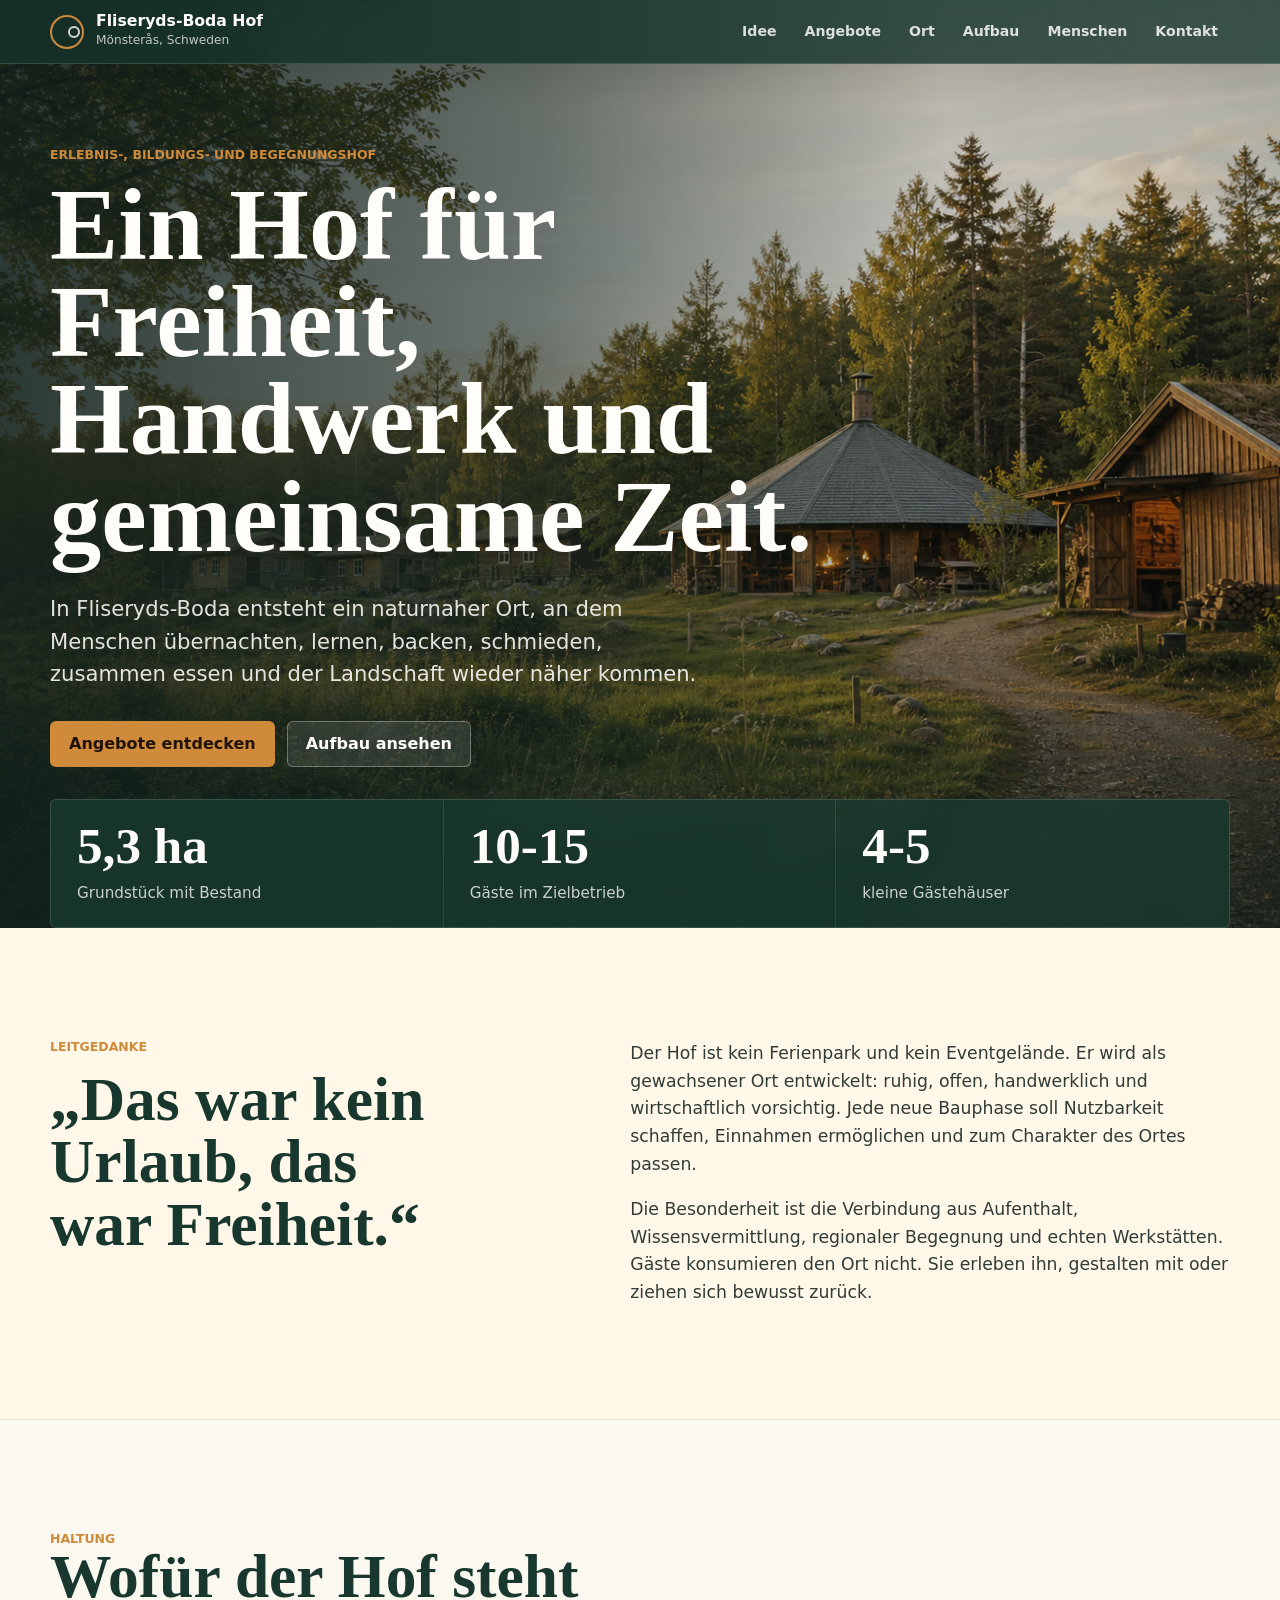
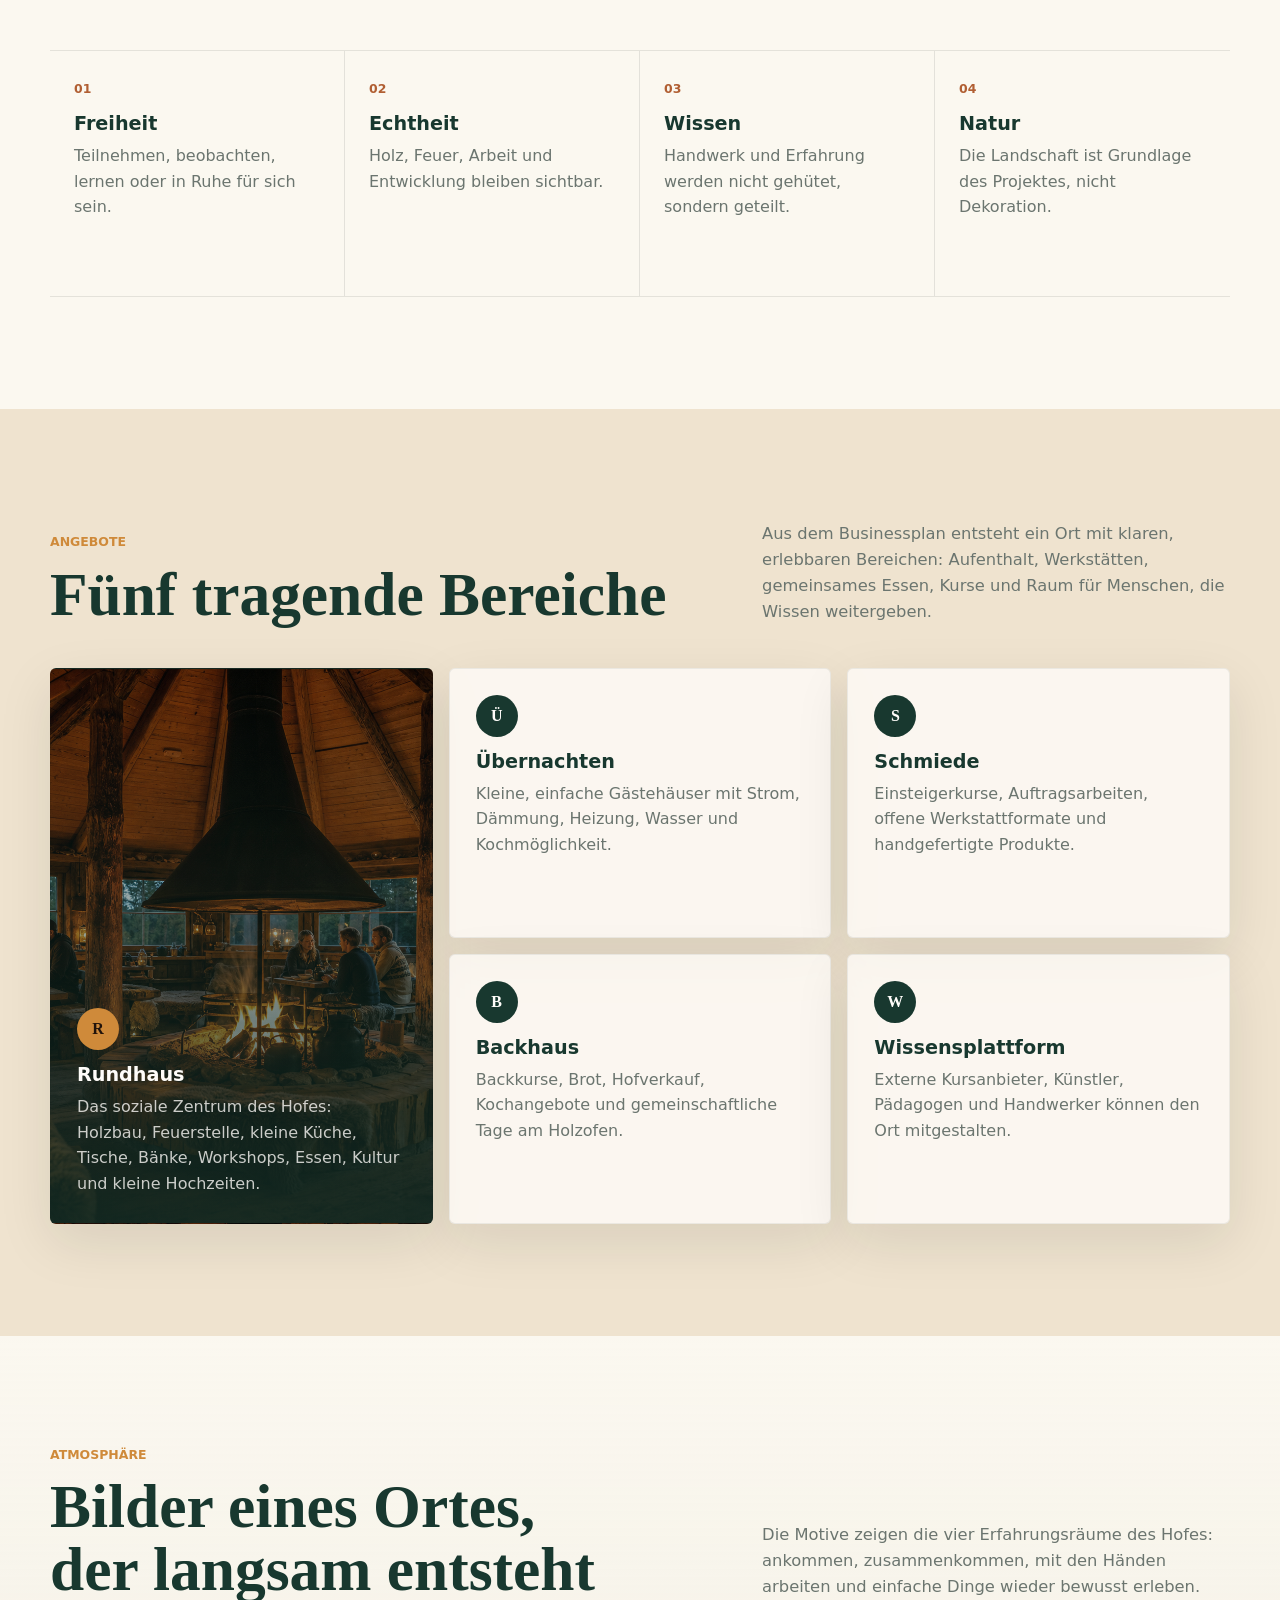
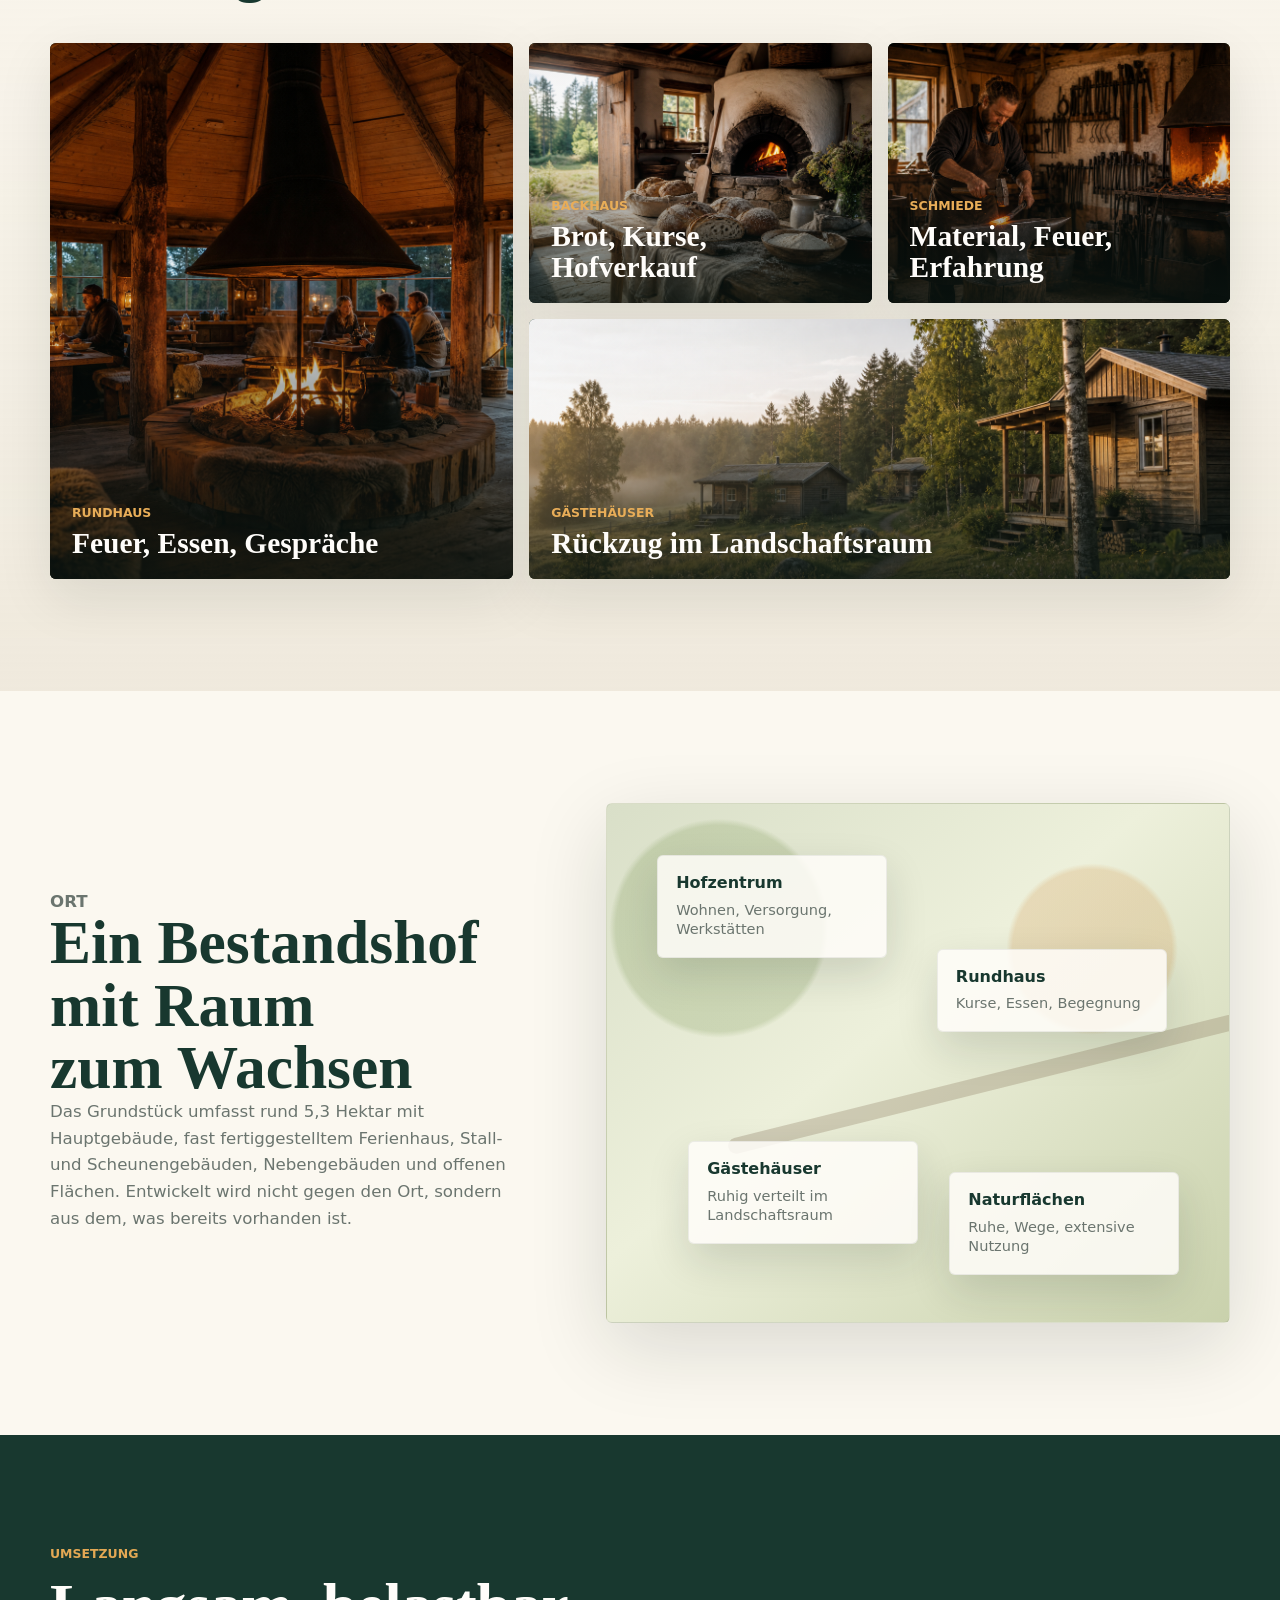
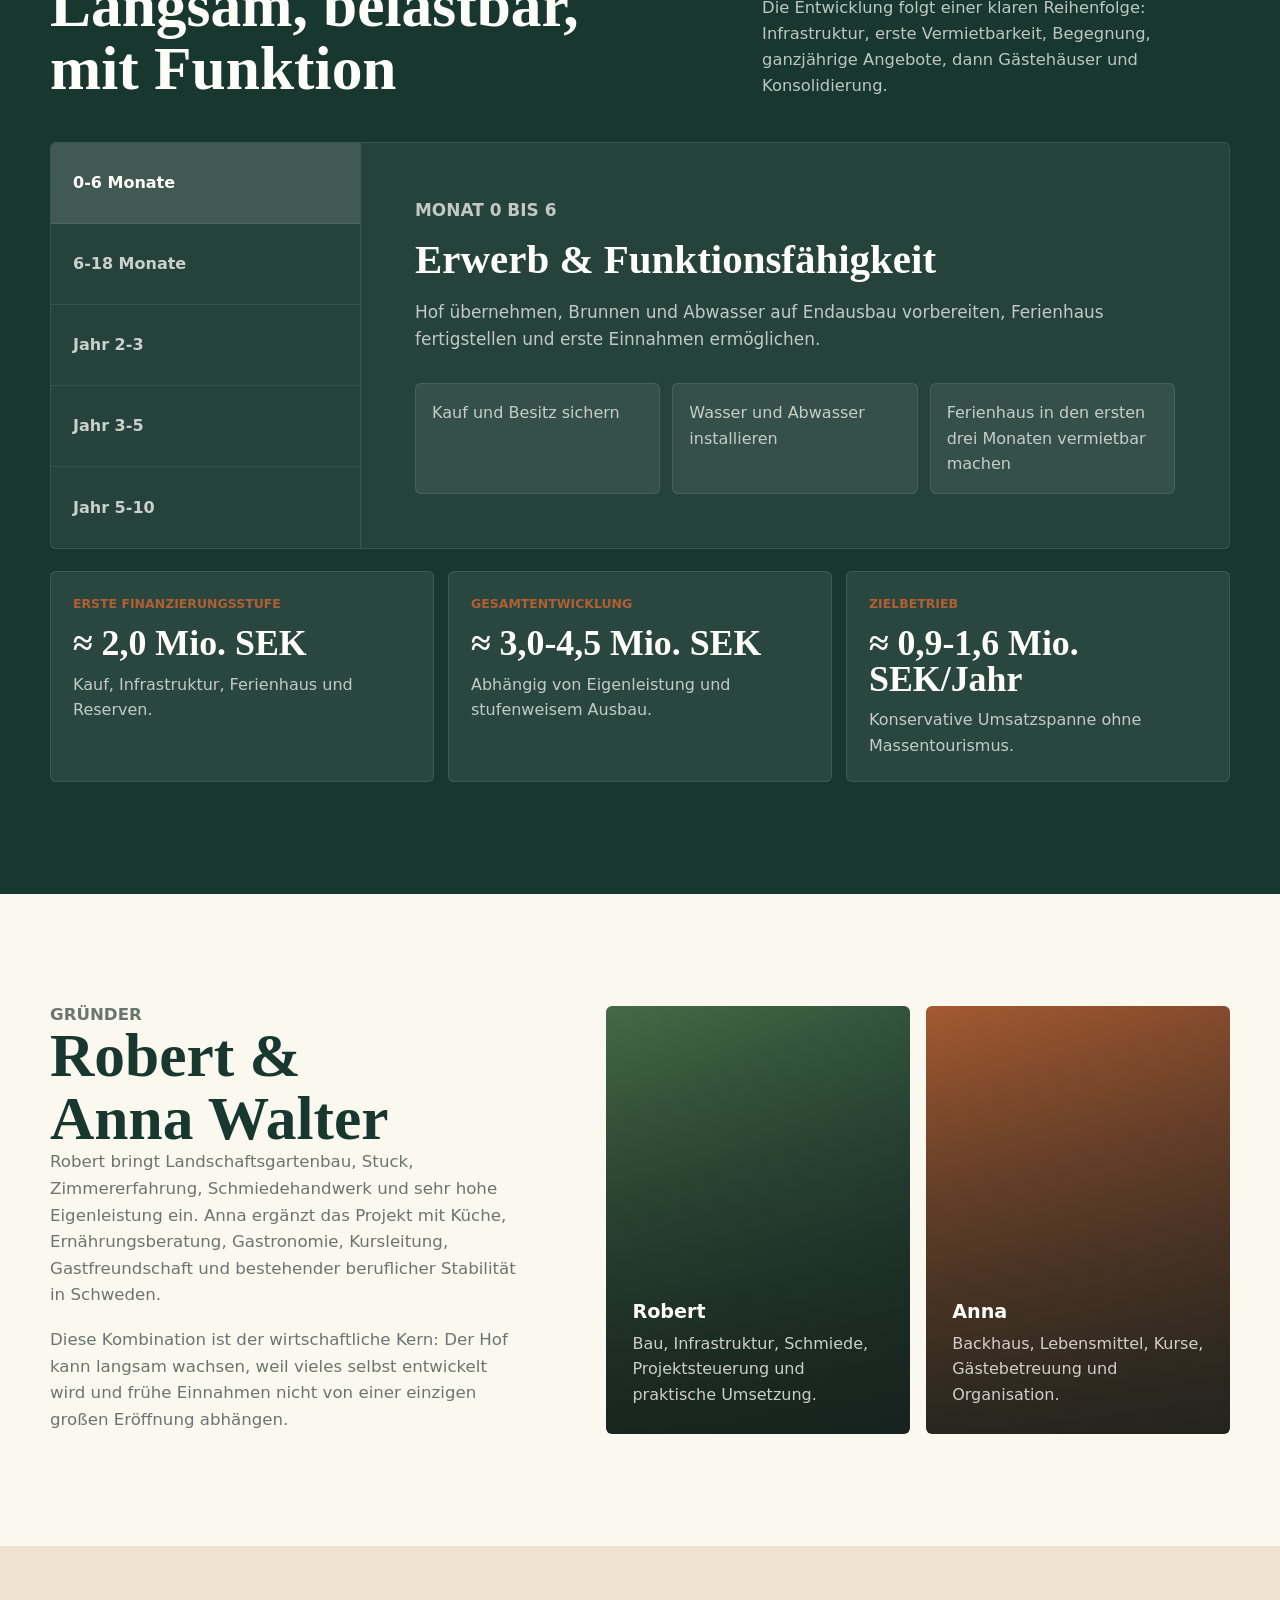
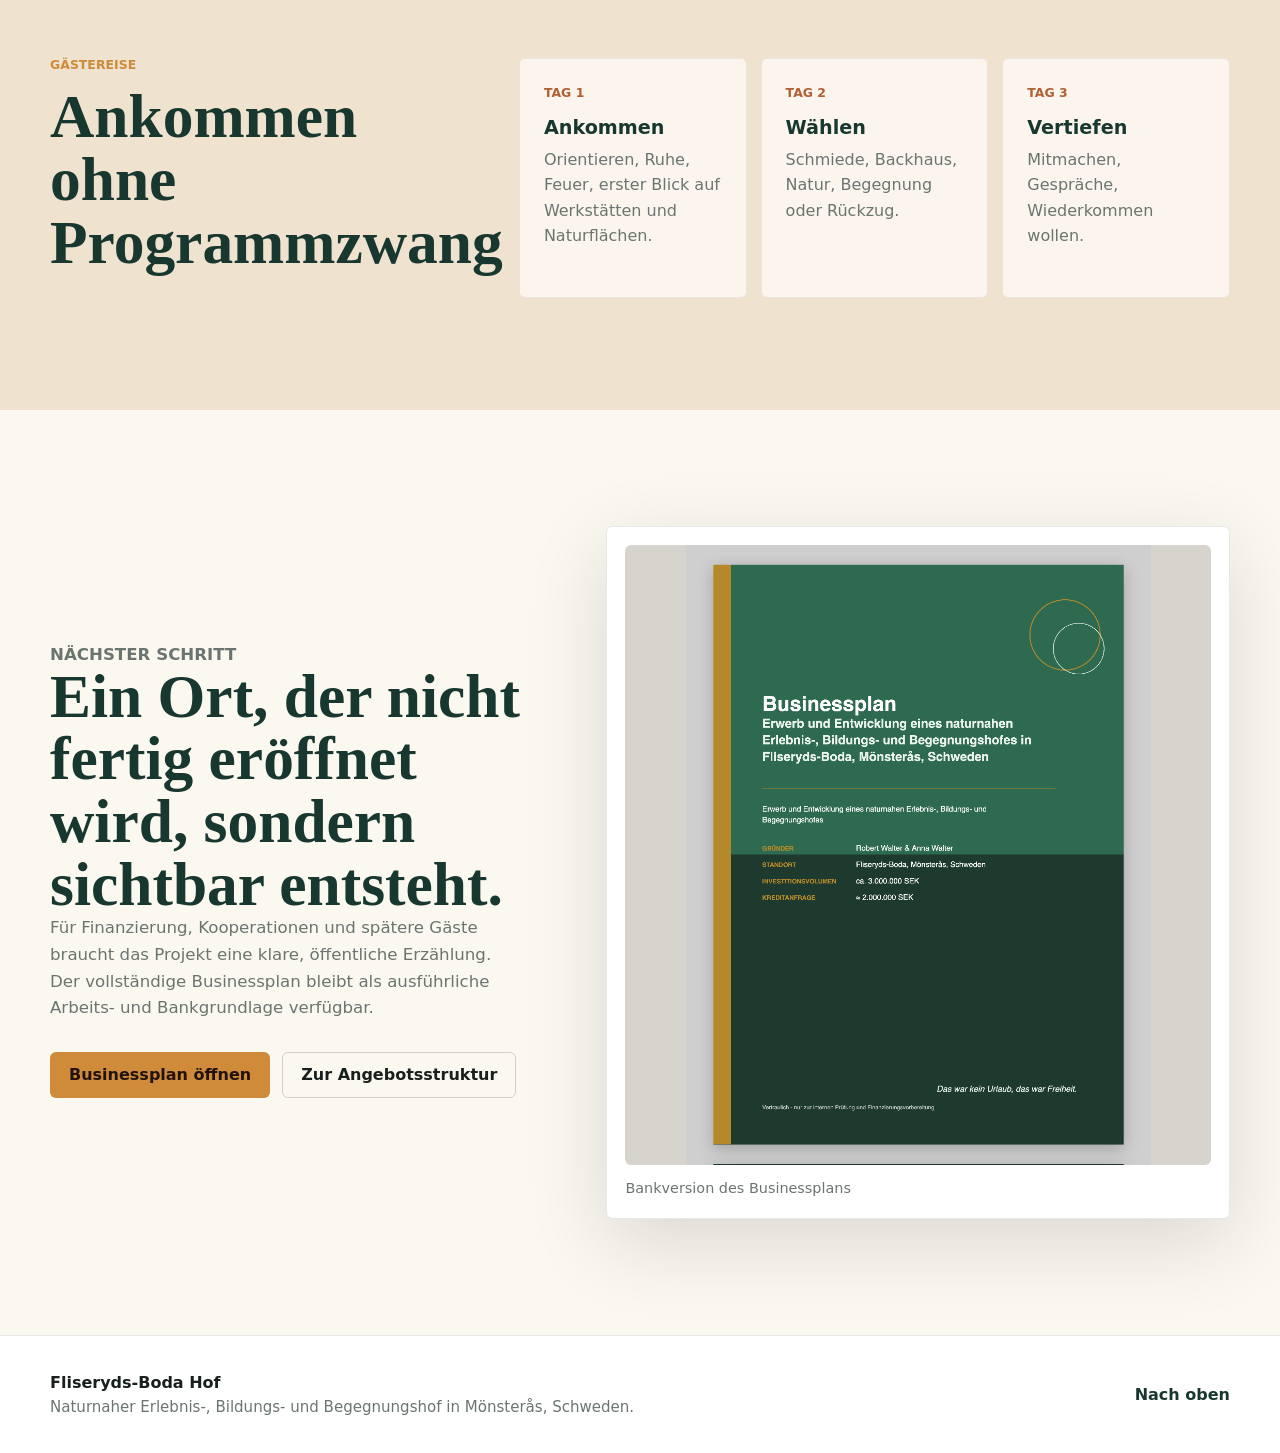
<file: index.html>
<!doctype html>
<html lang="de">
  <head>
    <meta charset="utf-8" />
    <meta name="viewport" content="width=device-width, initial-scale=1" />
    <meta
      name="description"
      content="Naturnaher Erlebnis-, Bildungs- und Begegnungshof in Fliseryds-Boda, Mönsterås: Übernachten, Handwerk, Backhaus, Schmiede, Rundhaus und offene Wissensplattform."
    />
    <title>Erlebnis-, Bildungs- und Begegnungshof Fliseryds-Boda</title>
    <link rel="icon" href="data:image/svg+xml,%3Csvg xmlns='http://www.w3.org/2000/svg' viewBox='0 0 64 64'%3E%3Crect width='64' height='64' rx='12' fill='%2318382f'/%3E%3Ccircle cx='27' cy='32' r='17' fill='none' stroke='%23cf8a3a' stroke-width='5'/%3E%3Ccircle cx='39' cy='32' r='8' fill='none' stroke='%23fffdfa' stroke-width='4'/%3E%3C/svg%3E" />
    <link rel="preload" href="assets/hof-hero.png" as="image" />
    <link rel="preload" href="assets/roundhouse-gathering.png" as="image" />
    <link rel="stylesheet" href="styles.css" />
  </head>
  <body>
    <header class="site-header" data-header>
      <a class="brand" href="#top" aria-label="Zur Startseite">
        <span class="brand-mark" aria-hidden="true"></span>
        <span>
          <strong>Fliseryds-Boda Hof</strong>
          <small>Mönsterås, Schweden</small>
        </span>
      </a>

      <button class="nav-toggle" type="button" data-nav-toggle aria-expanded="false" aria-controls="site-nav">
        <span></span>
        <span></span>
        <span></span>
        <span class="sr-only">Navigation</span>
      </button>

      <nav class="site-nav" id="site-nav" data-nav>
        <a href="#idee">Idee</a>
        <a href="#angebote">Angebote</a>
        <a href="#ort">Ort</a>
        <a href="#aufbau">Aufbau</a>
        <a href="#menschen">Menschen</a>
        <a href="#kontakt">Kontakt</a>
      </nav>
    </header>

    <main id="top">
      <section class="hero" aria-labelledby="hero-title">
        <picture class="hero-media">
          <img src="assets/hof-hero.png" alt="Naturnaher Hof mit kleinen Holzhäusern, Rundhaus und Werkstatt am Waldrand" />
        </picture>
        <div class="hero-shade" aria-hidden="true"></div>
        <div class="hero-content">
          <p class="eyebrow">Erlebnis-, Bildungs- und Begegnungshof</p>
          <h1 id="hero-title">
            <span>Ein Hof für</span>
            <span>Freiheit,</span>
            <span>Handwerk</span>
            <span>und</span>
            <span>gemeinsame</span>
            <span>Zeit.</span>
          </h1>
          <p class="hero-copy">
            In Fliseryds-Boda entsteht ein naturnaher Ort, an dem Menschen übernachten, lernen,
            backen, schmieden, zusammen essen und der Landschaft wieder näher kommen.
          </p>
          <div class="hero-actions" aria-label="Wichtige Ziele">
            <a class="button button-primary" href="#angebote">Angebote entdecken</a>
            <a class="button button-secondary" href="#aufbau">Aufbau ansehen</a>
          </div>
        </div>
        <div class="hero-facts" aria-label="Projektkennzahlen">
          <div>
            <strong>5,3 ha</strong>
            <span>Grundstück mit Bestand</span>
          </div>
          <div>
            <strong>10-15</strong>
            <span>Gäste im Zielbetrieb</span>
          </div>
          <div>
            <strong>4-5</strong>
            <span>kleine Gästehäuser</span>
          </div>
        </div>
      </section>

      <section class="intro-band" id="idee" aria-labelledby="idea-title">
        <div class="section-inner intro-grid">
          <div>
            <p class="eyebrow">Leitgedanke</p>
            <h2 id="idea-title">„Das war kein Urlaub, das war Freiheit.“</h2>
          </div>
          <div class="intro-copy">
            <p>
              Der Hof ist kein Ferienpark und kein Eventgelände. Er wird als gewachsener Ort entwickelt:
              ruhig, offen, handwerklich und wirtschaftlich vorsichtig. Jede neue Bauphase soll Nutzbarkeit
              schaffen, Einnahmen ermöglichen und zum Charakter des Ortes passen.
            </p>
            <p>
              Die Besonderheit ist die Verbindung aus Aufenthalt, Wissensvermittlung, regionaler Begegnung
              und echten Werkstätten. Gäste konsumieren den Ort nicht. Sie erleben ihn, gestalten mit oder
              ziehen sich bewusst zurück.
            </p>
          </div>
        </div>
      </section>

      <section class="section" aria-labelledby="values-title">
        <div class="section-inner">
          <div class="section-heading">
            <p class="eyebrow">Haltung</p>
            <h2 id="values-title">Wofür der Hof steht</h2>
          </div>
          <div class="value-strip">
            <article>
              <span>01</span>
              <h3>Freiheit</h3>
              <p>Teilnehmen, beobachten, lernen oder in Ruhe für sich sein.</p>
            </article>
            <article>
              <span>02</span>
              <h3>Echtheit</h3>
              <p>Holz, Feuer, Arbeit und Entwicklung bleiben sichtbar.</p>
            </article>
            <article>
              <span>03</span>
              <h3>Wissen</h3>
              <p>Handwerk und Erfahrung werden nicht gehütet, sondern geteilt.</p>
            </article>
            <article>
              <span>04</span>
              <h3>Natur</h3>
              <p>Die Landschaft ist Grundlage des Projektes, nicht Dekoration.</p>
            </article>
          </div>
        </div>
      </section>

      <section class="section section-warm" id="angebote" aria-labelledby="offers-title">
        <div class="section-inner">
          <div class="section-heading split">
            <div>
              <p class="eyebrow">Angebote</p>
              <h2 id="offers-title">Fünf tragende Bereiche</h2>
            </div>
            <p>
              Aus dem Businessplan entsteht ein Ort mit klaren, erlebbaren Bereichen: Aufenthalt,
              Werkstätten, gemeinsames Essen, Kurse und Raum für Menschen, die Wissen weitergeben.
            </p>
          </div>

          <div class="offer-grid">
            <article class="offer-card large">
              <div class="offer-icon" aria-hidden="true">R</div>
              <h3>Rundhaus</h3>
              <p>
                Das soziale Zentrum des Hofes: Holzbau, Feuerstelle, kleine Küche, Tische, Bänke,
                Workshops, Essen, Kultur und kleine Hochzeiten.
              </p>
            </article>
            <article class="offer-card">
              <div class="offer-icon" aria-hidden="true">Ü</div>
              <h3>Übernachten</h3>
              <p>Kleine, einfache Gästehäuser mit Strom, Dämmung, Heizung, Wasser und Kochmöglichkeit.</p>
            </article>
            <article class="offer-card">
              <div class="offer-icon" aria-hidden="true">S</div>
              <h3>Schmiede</h3>
              <p>Einsteigerkurse, Auftragsarbeiten, offene Werkstattformate und handgefertigte Produkte.</p>
            </article>
            <article class="offer-card">
              <div class="offer-icon" aria-hidden="true">B</div>
              <h3>Backhaus</h3>
              <p>Backkurse, Brot, Hofverkauf, Kochangebote und gemeinschaftliche Tage am Holzofen.</p>
            </article>
            <article class="offer-card">
              <div class="offer-icon" aria-hidden="true">W</div>
              <h3>Wissensplattform</h3>
              <p>Externe Kursanbieter, Künstler, Pädagogen und Handwerker können den Ort mitgestalten.</p>
            </article>
          </div>
        </div>
      </section>

      <section class="section visual-section" aria-labelledby="visual-title">
        <div class="section-inner">
          <div class="section-heading split">
            <div>
              <p class="eyebrow">Atmosphäre</p>
              <h2 id="visual-title">Bilder eines Ortes, der langsam entsteht</h2>
            </div>
            <p>
              Die Motive zeigen die vier Erfahrungsräume des Hofes: ankommen, zusammenkommen,
              mit den Händen arbeiten und einfache Dinge wieder bewusst erleben.
            </p>
          </div>

          <div class="visual-grid">
            <figure class="visual-card visual-card-large">
              <img src="assets/roundhouse-gathering.png" alt="Warmes Rundhaus mit Feuerstelle, Holzbänken und Menschen beim gemeinsamen Essen" />
              <figcaption>
                <span>Rundhaus</span>
                <strong>Feuer, Essen, Gespräche</strong>
              </figcaption>
            </figure>
            <figure class="visual-card">
              <img src="assets/backhaus-bread.png" alt="Rustikales Backhaus mit Holzofen, Brotlaiben und Blick in die Natur" />
              <figcaption>
                <span>Backhaus</span>
                <strong>Brot, Kurse, Hofverkauf</strong>
              </figcaption>
            </figure>
            <figure class="visual-card">
              <img src="assets/schmiede-workshop.png" alt="Schmiedewerkstatt mit Amboss, glühendem Metall und warmem Feuerlicht" />
              <figcaption>
                <span>Schmiede</span>
                <strong>Material, Feuer, Erfahrung</strong>
              </figcaption>
            </figure>
            <figure class="visual-card visual-card-wide">
              <img src="assets/guest-cabins-meadow.png" alt="Kleine Holzhäuser am Rand von Wiese und Wald im Morgenlicht" />
              <figcaption>
                <span>Gästehäuser</span>
                <strong>Rückzug im Landschaftsraum</strong>
              </figcaption>
            </figure>
          </div>
        </div>
      </section>

      <section class="section" id="ort" aria-labelledby="place-title">
        <div class="section-inner place-grid">
          <div>
            <p class="eyebrow">Ort</p>
            <h2 id="place-title">Ein Bestandshof mit Raum zum Wachsen</h2>
            <p>
              Das Grundstück umfasst rund 5,3 Hektar mit Hauptgebäude, fast fertiggestelltem Ferienhaus,
              Stall- und Scheunengebäuden, Nebengebäuden und offenen Flächen. Entwickelt wird nicht gegen
              den Ort, sondern aus dem, was bereits vorhanden ist.
            </p>
          </div>
          <div class="site-map" aria-label="Funktionsbereiche des Hofes">
            <div class="map-zone zone-center">
              <strong>Hofzentrum</strong>
              <span>Wohnen, Versorgung, Werkstätten</span>
            </div>
            <div class="map-zone zone-gather">
              <strong>Rundhaus</strong>
              <span>Kurse, Essen, Begegnung</span>
            </div>
            <div class="map-zone zone-guests">
              <strong>Gästehäuser</strong>
              <span>Ruhig verteilt im Landschaftsraum</span>
            </div>
            <div class="map-zone zone-nature">
              <strong>Naturflächen</strong>
              <span>Ruhe, Wege, extensive Nutzung</span>
            </div>
          </div>
        </div>
      </section>

      <section class="section section-dark" id="aufbau" aria-labelledby="roadmap-title">
        <div class="section-inner">
          <div class="section-heading split">
            <div>
              <p class="eyebrow">Umsetzung</p>
              <h2 id="roadmap-title">Langsam, belastbar, mit Funktion</h2>
            </div>
            <p>
              Die Entwicklung folgt einer klaren Reihenfolge: Infrastruktur, erste Vermietbarkeit,
              Begegnung, ganzjährige Angebote, dann Gästehäuser und Konsolidierung.
            </p>
          </div>

          <div class="roadmap" data-roadmap>
            <div class="phase-tabs" role="tablist" aria-label="Entwicklungsphasen">
              <button type="button" class="phase-tab is-active" role="tab" aria-selected="true" data-phase="0">0-6 Monate</button>
              <button type="button" class="phase-tab" role="tab" aria-selected="false" data-phase="1">6-18 Monate</button>
              <button type="button" class="phase-tab" role="tab" aria-selected="false" data-phase="2">Jahr 2-3</button>
              <button type="button" class="phase-tab" role="tab" aria-selected="false" data-phase="3">Jahr 3-5</button>
              <button type="button" class="phase-tab" role="tab" aria-selected="false" data-phase="4">Jahr 5-10</button>
            </div>
            <div class="phase-panel" role="tabpanel" aria-live="polite">
              <p class="phase-kicker" data-phase-period>Monat 0 bis 6</p>
              <h3 data-phase-title>Erwerb & Funktionsfähigkeit</h3>
              <p data-phase-copy>
                Hof übernehmen, Brunnen und Abwasser auf Endausbau vorbereiten, Ferienhaus fertigstellen
                und erste Einnahmen ermöglichen.
              </p>
              <ul data-phase-list>
                <li>Kauf und Besitz sichern</li>
                <li>Wasser und Abwasser installieren</li>
                <li>Ferienhaus in den ersten drei Monaten vermietbar machen</li>
              </ul>
            </div>
          </div>

          <div class="finance-grid" aria-label="Finanzielle Eckdaten">
            <div>
              <span>Erste Finanzierungsstufe</span>
              <strong>≈ 2,0 Mio. SEK</strong>
              <p>Kauf, Infrastruktur, Ferienhaus und Reserven.</p>
            </div>
            <div>
              <span>Gesamtentwicklung</span>
              <strong>≈ 3,0-4,5 Mio. SEK</strong>
              <p>Abhängig von Eigenleistung und stufenweisem Ausbau.</p>
            </div>
            <div>
              <span>Zielbetrieb</span>
              <strong>≈ 0,9-1,6 Mio. SEK/Jahr</strong>
              <p>Konservative Umsatzspanne ohne Massentourismus.</p>
            </div>
          </div>
        </div>
      </section>

      <section class="section" id="menschen" aria-labelledby="people-title">
        <div class="section-inner people-grid">
          <div class="people-copy">
            <p class="eyebrow">Gründer</p>
            <h2 id="people-title">Robert & Anna Walter</h2>
            <p>
              Robert bringt Landschaftsgartenbau, Stuck, Zimmererfahrung, Schmiedehandwerk und sehr hohe
              Eigenleistung ein. Anna ergänzt das Projekt mit Küche, Ernährungsberatung, Gastronomie,
              Kursleitung, Gastfreundschaft und bestehender beruflicher Stabilität in Schweden.
            </p>
            <p>
              Diese Kombination ist der wirtschaftliche Kern: Der Hof kann langsam wachsen, weil vieles
              selbst entwickelt wird und frühe Einnahmen nicht von einer einzigen großen Eröffnung abhängen.
            </p>
          </div>
          <div class="profile-list">
            <article>
              <h3>Robert</h3>
              <p>Bau, Infrastruktur, Schmiede, Projektsteuerung und praktische Umsetzung.</p>
            </article>
            <article>
              <h3>Anna</h3>
              <p>Backhaus, Lebensmittel, Kurse, Gästebetreuung und Organisation.</p>
            </article>
          </div>
        </div>
      </section>

      <section class="section section-warm" aria-labelledby="guest-title">
        <div class="section-inner guest-grid">
          <div>
            <p class="eyebrow">Gästereise</p>
            <h2 id="guest-title">Ankommen ohne Programmzwang</h2>
          </div>
          <div class="journey">
            <article>
              <span>Tag 1</span>
              <h3>Ankommen</h3>
              <p>Orientieren, Ruhe, Feuer, erster Blick auf Werkstätten und Naturflächen.</p>
            </article>
            <article>
              <span>Tag 2</span>
              <h3>Wählen</h3>
              <p>Schmiede, Backhaus, Natur, Begegnung oder Rückzug.</p>
            </article>
            <article>
              <span>Tag 3</span>
              <h3>Vertiefen</h3>
              <p>Mitmachen, Gespräche, Wiederkommen wollen.</p>
            </article>
          </div>
        </div>
      </section>

      <section class="section cta-section" id="kontakt" aria-labelledby="contact-title">
        <div class="section-inner cta-grid">
          <div>
            <p class="eyebrow">Nächster Schritt</p>
            <h2 id="contact-title">Ein Ort, der nicht fertig eröffnet wird, sondern sichtbar entsteht.</h2>
            <p>
              Für Finanzierung, Kooperationen und spätere Gäste braucht das Projekt eine klare,
              öffentliche Erzählung. Der vollständige Businessplan bleibt als ausführliche Arbeits- und
              Bankgrundlage verfügbar.
            </p>
            <div class="cta-actions">
              <a class="button button-primary" href="businessplan_robert_anna_walter_bankversion.html">Businessplan öffnen</a>
              <a class="button button-secondary on-light" href="#angebote">Zur Angebotsstruktur</a>
            </div>
          </div>
          <figure class="document-preview">
            <img src="assets/businessplan-cover.png" alt="Titelseite des Businessplans Robert und Anna Walter" />
            <figcaption>Bankversion des Businessplans</figcaption>
          </figure>
        </div>
      </section>
    </main>

    <footer class="site-footer">
      <div class="section-inner footer-grid">
        <div>
          <strong>Fliseryds-Boda Hof</strong>
          <span>Naturnaher Erlebnis-, Bildungs- und Begegnungshof in Mönsterås, Schweden.</span>
        </div>
        <a href="#top">Nach oben</a>
      </div>
    </footer>

    <script src="script.js"></script>
  </body>
</html>
</file>
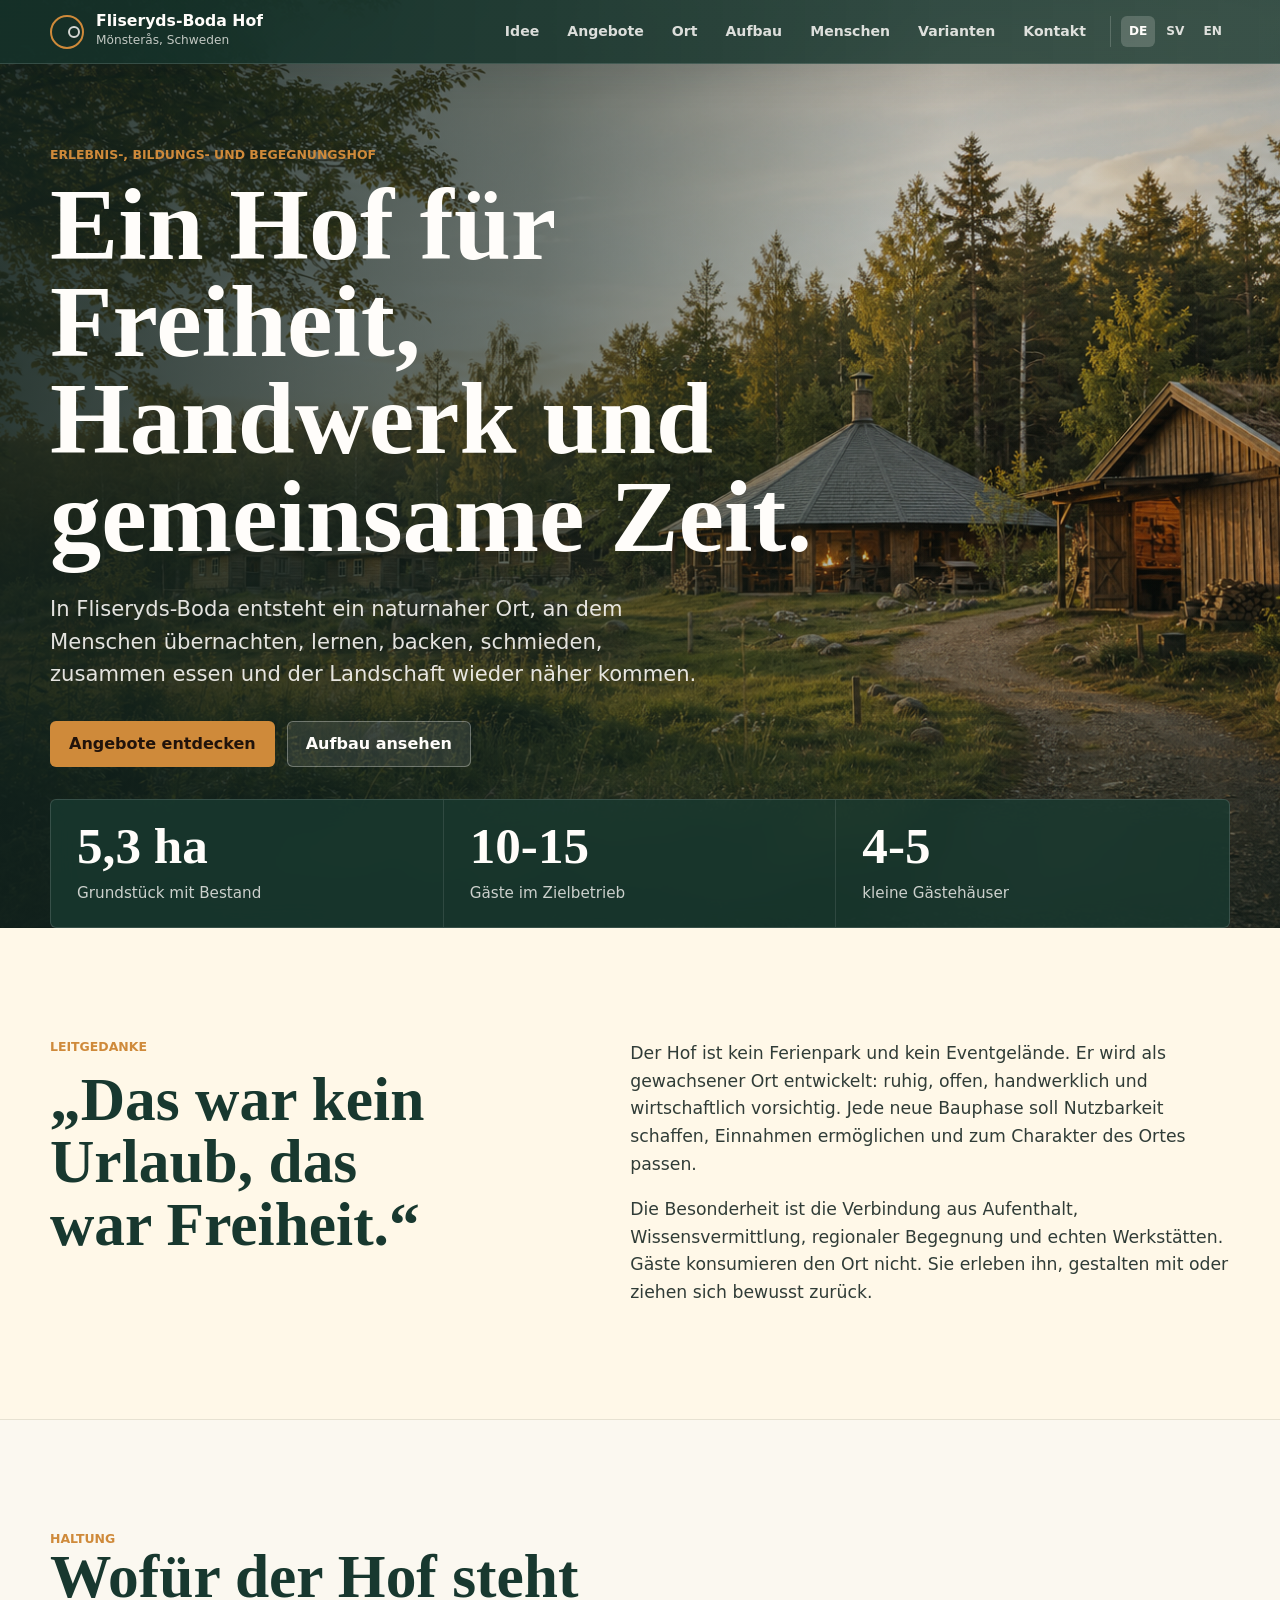
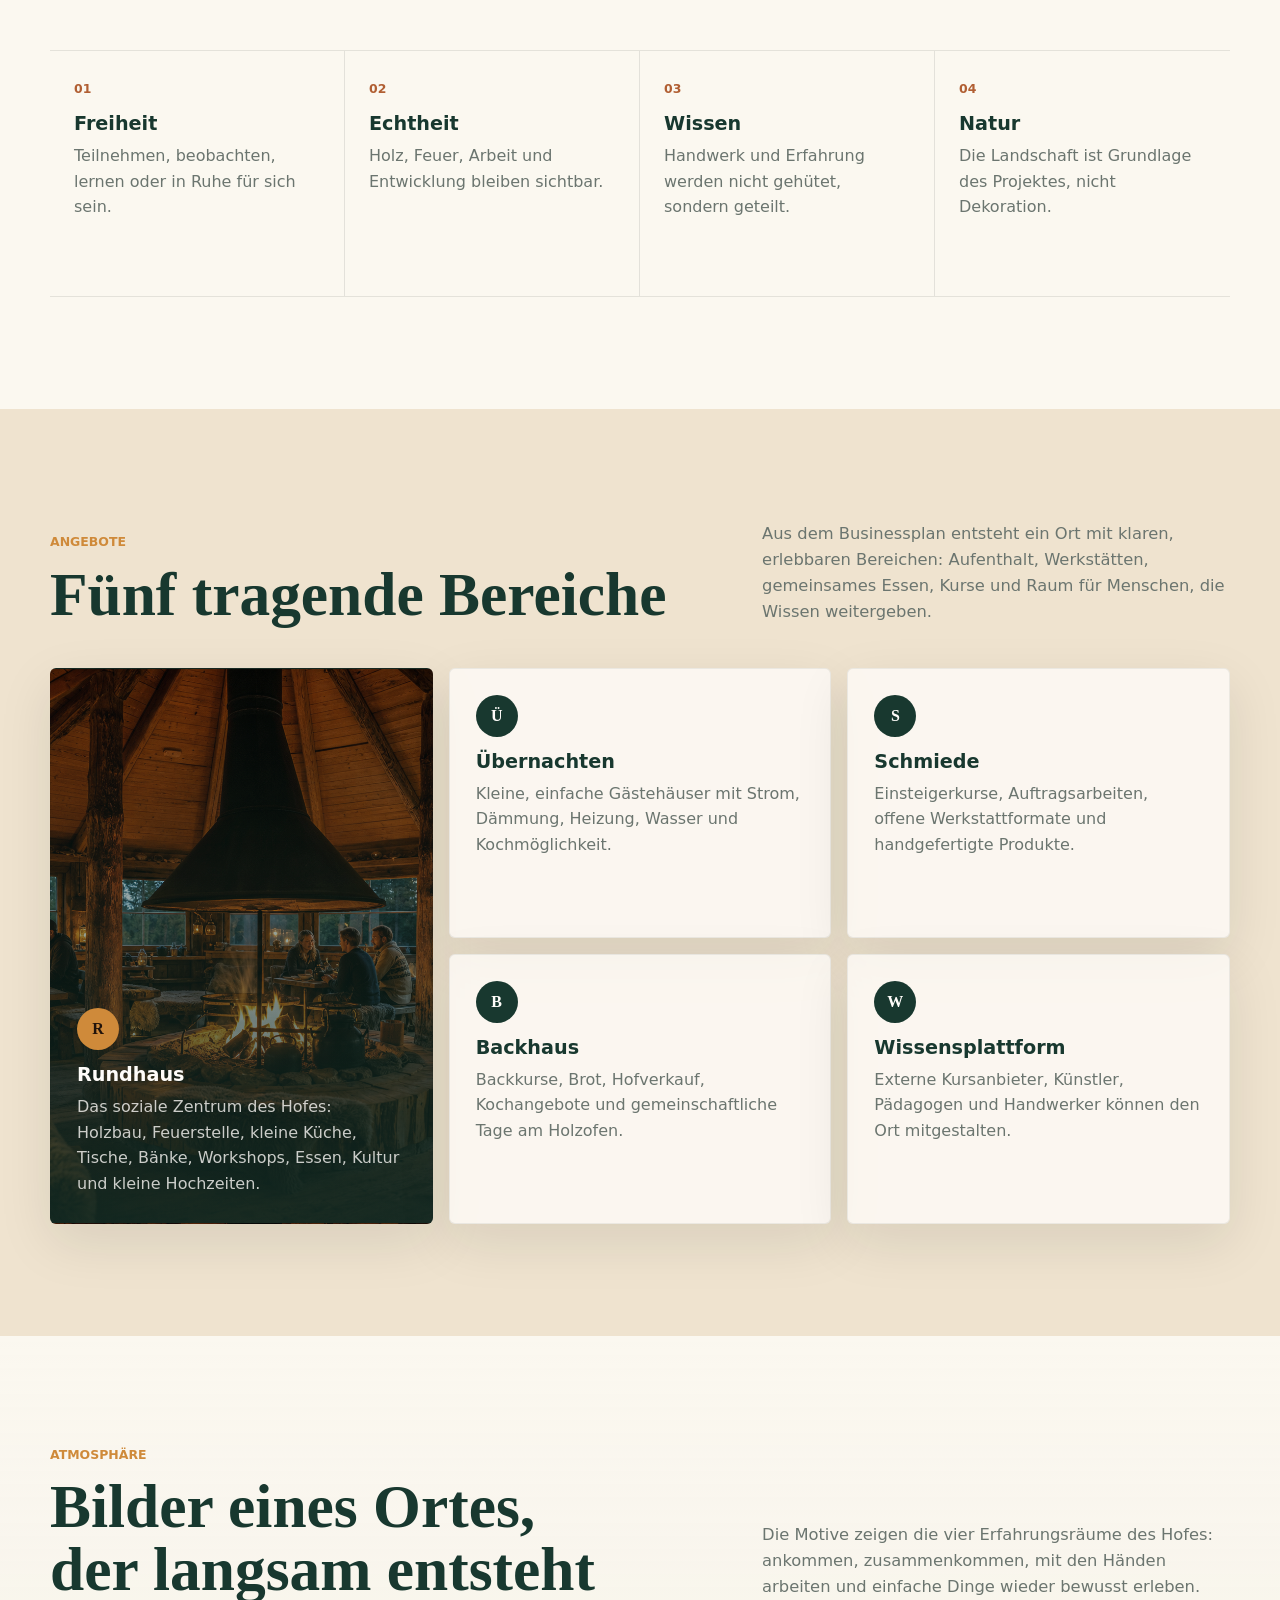
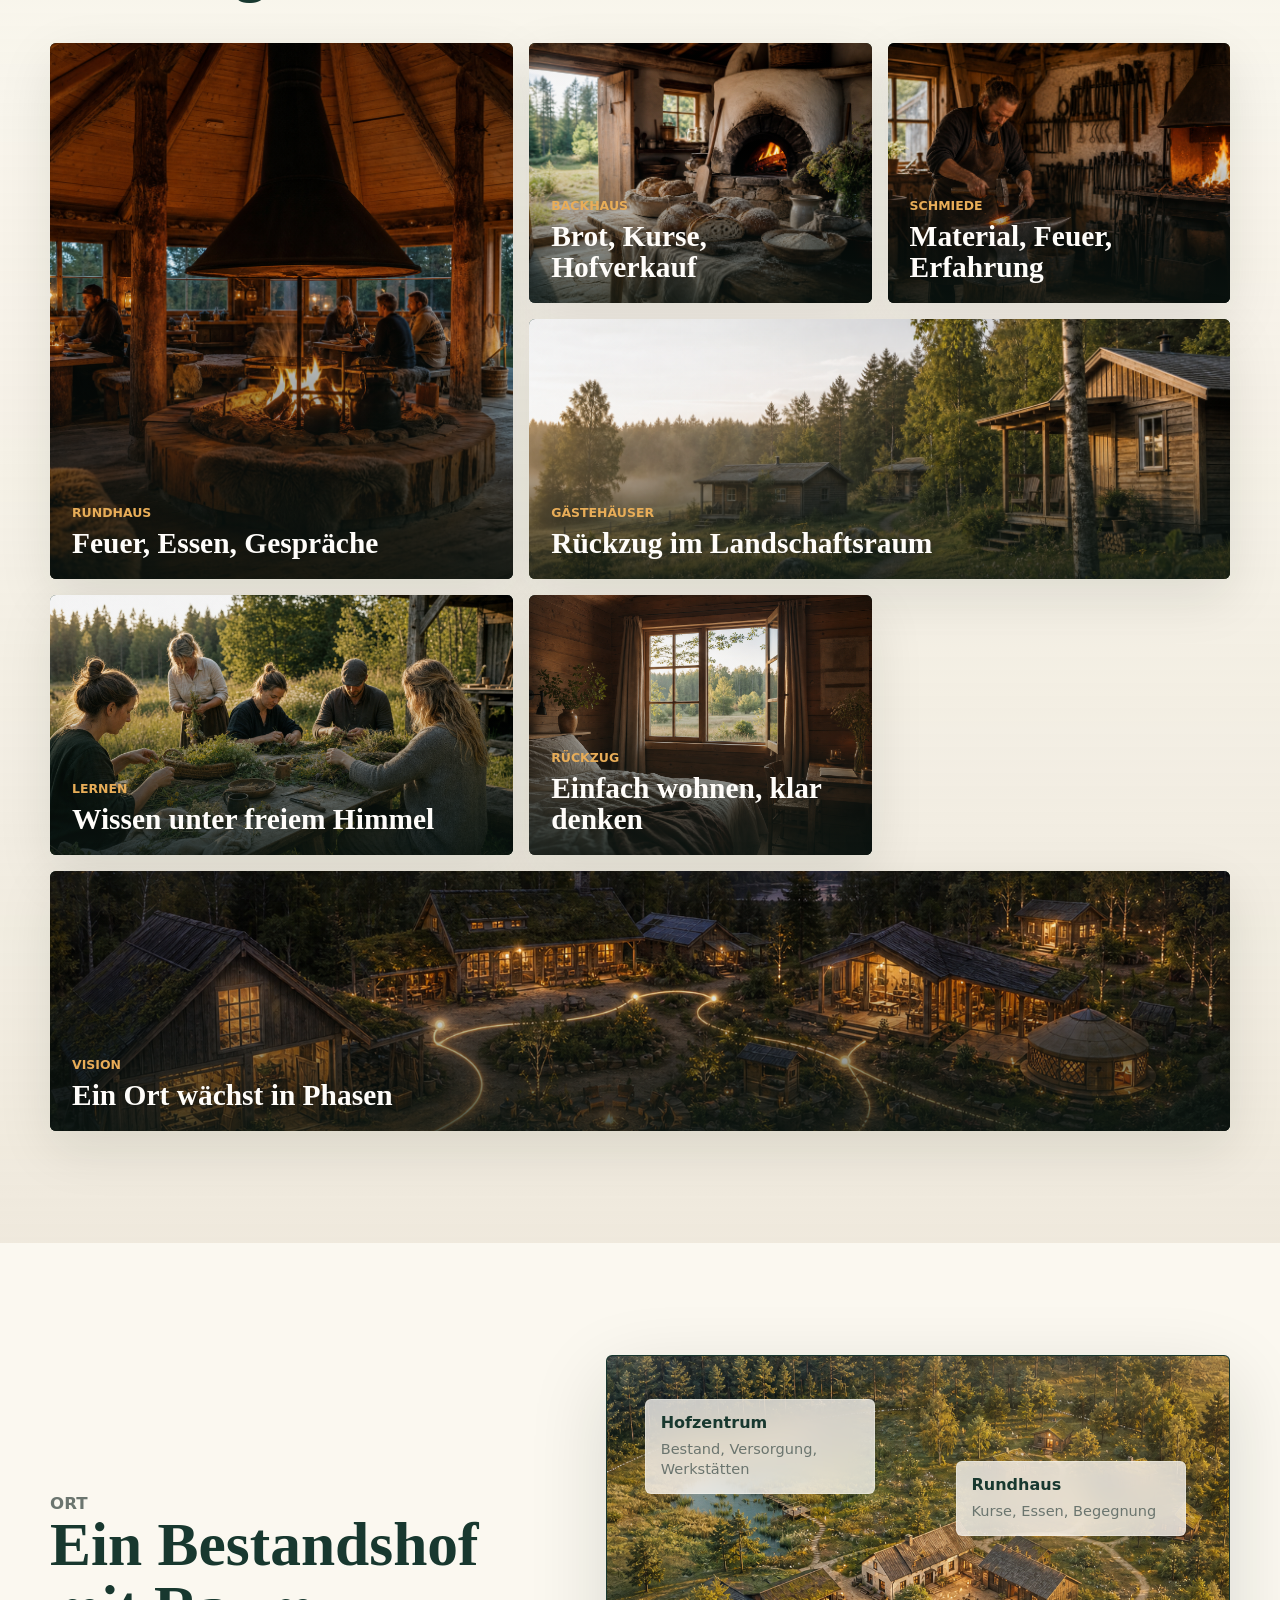
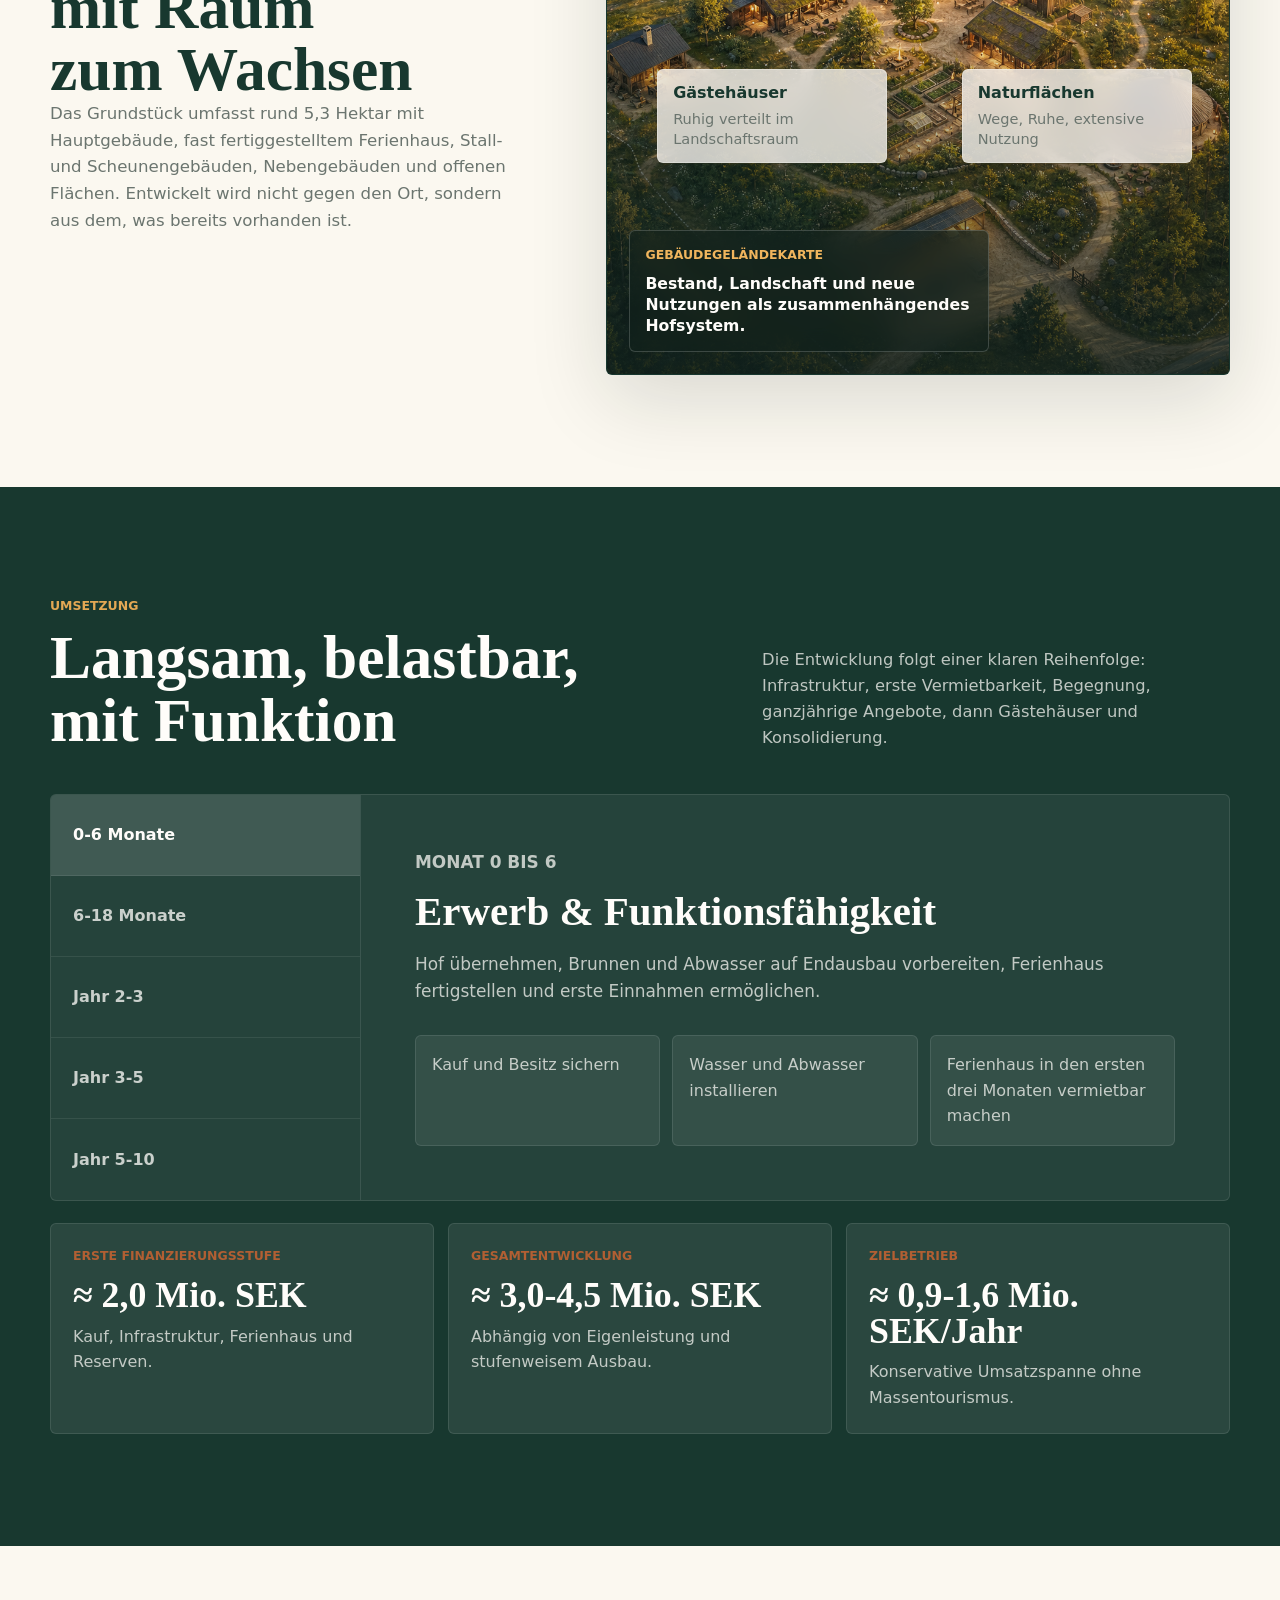
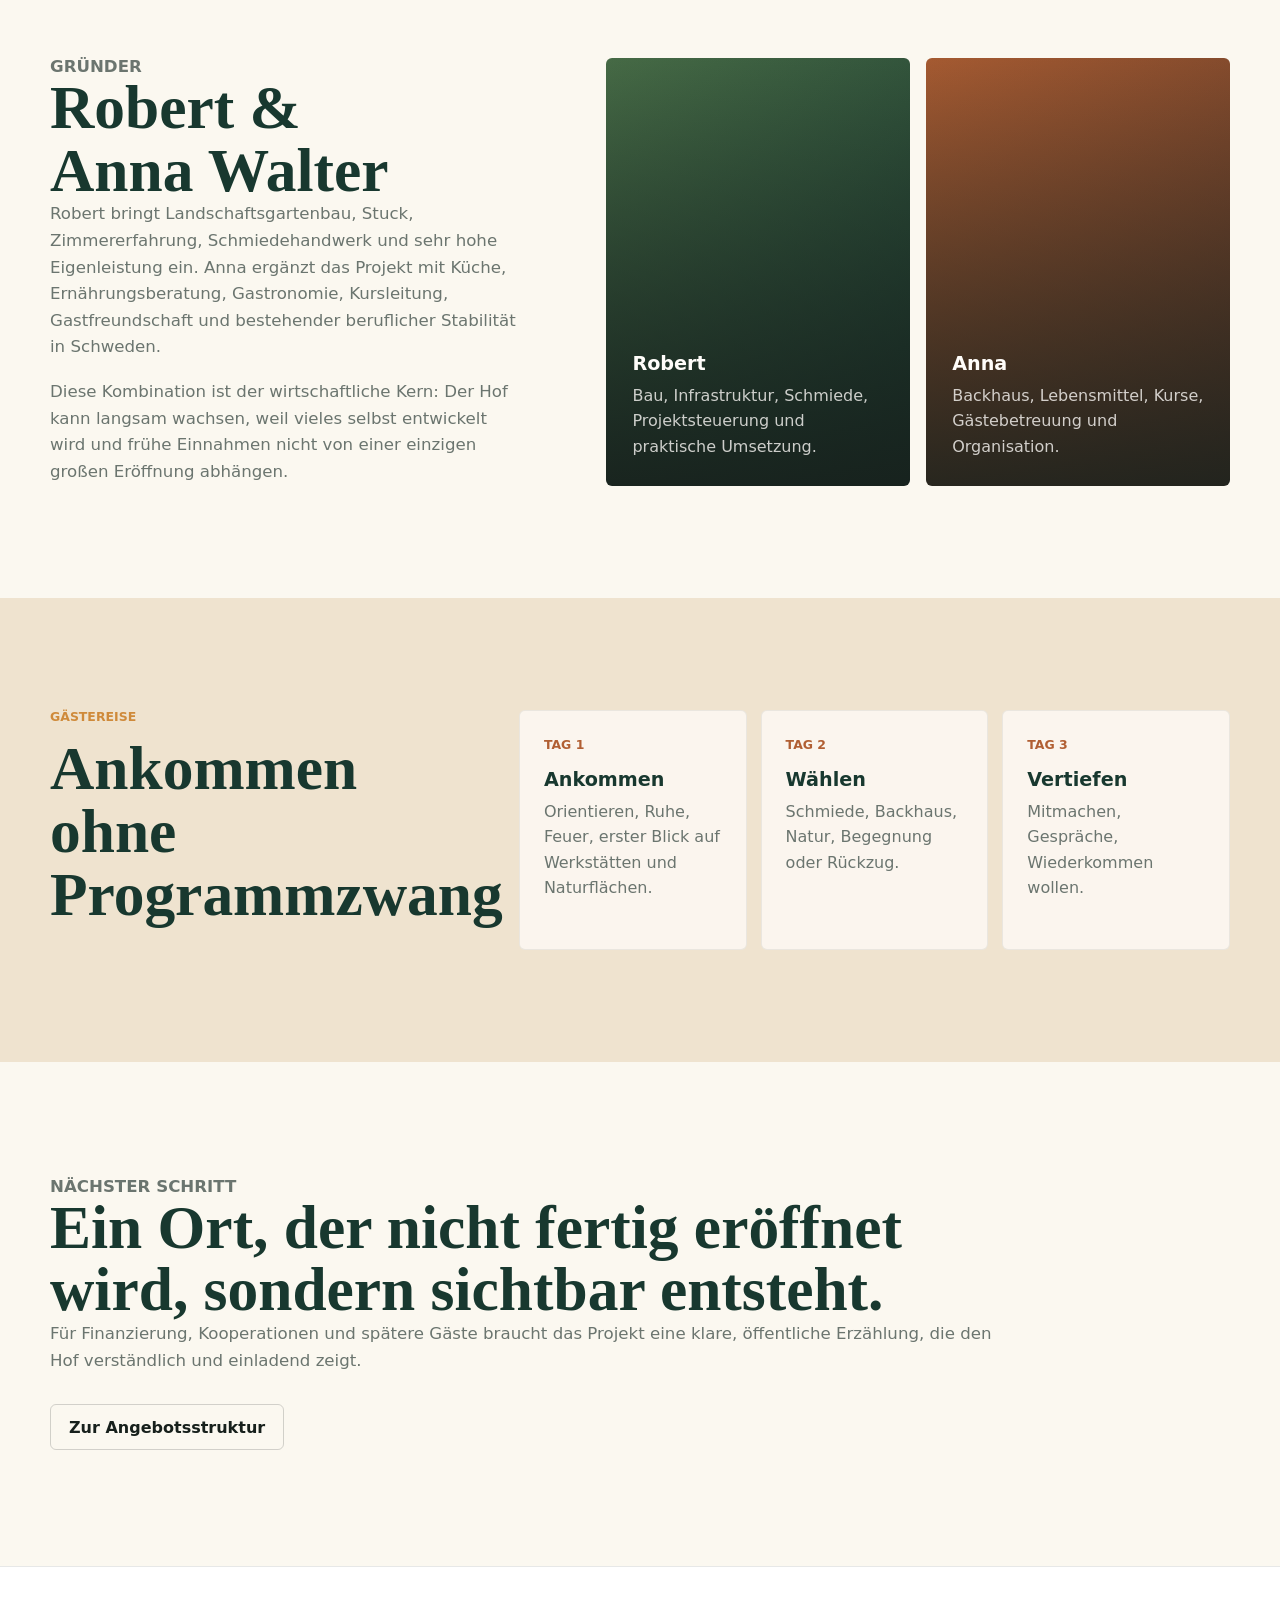
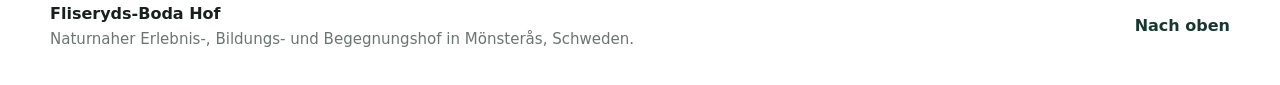
<file: output/website/index.html>
<!doctype html>
<html lang="de">
  <head>
    <meta charset="utf-8" />
    <meta name="viewport" content="width=device-width, initial-scale=1" />
    <meta
      name="description"
      content="Naturnaher Erlebnis-, Bildungs- und Begegnungshof in Fliseryds-Boda, Mönsterås: Übernachten, Handwerk, Backhaus, Schmiede, Rundhaus und offene Wissensplattform."
    />
    <title>Erlebnis-, Bildungs- und Begegnungshof Fliseryds-Boda</title>
    <link rel="icon" href="data:image/svg+xml,%3Csvg xmlns='http://www.w3.org/2000/svg' viewBox='0 0 64 64'%3E%3Crect width='64' height='64' rx='12' fill='%2318382f'/%3E%3Ccircle cx='27' cy='32' r='17' fill='none' stroke='%23cf8a3a' stroke-width='5'/%3E%3Ccircle cx='39' cy='32' r='8' fill='none' stroke='%23fffdfa' stroke-width='4'/%3E%3C/svg%3E" />
    <link rel="alternate" hreflang="de" href="index.html" />
    <link rel="alternate" hreflang="sv" href="sv.html" />
    <link rel="alternate" hreflang="en" href="en.html" />
    <link rel="alternate" hreflang="x-default" href="index.html" />
    <link rel="preload" href="assets/hof-hero.png" as="image" />
    <link rel="preload" href="assets/roundhouse-gathering.png" as="image" />
    <link rel="preload" href="assets/site-plan-future.png" as="image" />
    <link rel="stylesheet" href="styles.css" />
  </head>
  <body>
    <header class="site-header" data-header>
      <a class="brand" href="#top" aria-label="Zur Startseite">
        <span class="brand-mark" aria-hidden="true"></span>
        <span>
          <strong>Fliseryds-Boda Hof</strong>
          <small>Mönsterås, Schweden</small>
        </span>
      </a>

      <button class="nav-toggle" type="button" data-nav-toggle aria-expanded="false" aria-controls="site-nav">
        <span></span>
        <span></span>
        <span></span>
        <span class="sr-only">Navigation</span>
      </button>

      <nav class="site-nav" id="site-nav" data-nav>
        <a href="#idee">Idee</a>
        <a href="#angebote">Angebote</a>
        <a href="#ort">Ort</a>
        <a href="#aufbau">Aufbau</a>
        <a href="#menschen">Menschen</a>
        <a href="worktree-review/">Varianten</a>
        <a href="#kontakt">Kontakt</a>
        <div class="language-switcher" aria-label="Sprache wählen">
          <a href="index.html" lang="de" hreflang="de" aria-current="page">DE</a>
          <a href="sv.html" lang="sv" hreflang="sv">SV</a>
          <a href="en.html" lang="en" hreflang="en">EN</a>
        </div>
      </nav>
    </header>

    <main id="top">
      <section class="hero" aria-labelledby="hero-title">
        <picture class="hero-media">
          <img src="assets/hof-hero.png" alt="Naturnaher Hof mit kleinen Holzhäusern, Rundhaus und Werkstatt am Waldrand" />
        </picture>
        <div class="hero-shade" aria-hidden="true"></div>
        <div class="hero-content">
          <p class="eyebrow">Erlebnis-, Bildungs- und Begegnungshof</p>
          <h1 id="hero-title">
            <span>Ein Hof für</span>
            <span>Freiheit,</span>
            <span>Handwerk</span>
            <span>und</span>
            <span>gemeinsame</span>
            <span>Zeit.</span>
          </h1>
          <p class="hero-copy">
            In Fliseryds-Boda entsteht ein naturnaher Ort, an dem Menschen übernachten, lernen,
            backen, schmieden, zusammen essen und der Landschaft wieder näher kommen.
          </p>
          <div class="hero-actions" aria-label="Wichtige Ziele">
            <a class="button button-primary" href="#angebote">Angebote entdecken</a>
            <a class="button button-secondary" href="#aufbau">Aufbau ansehen</a>
          </div>
        </div>
        <div class="hero-facts" aria-label="Projektkennzahlen">
          <div>
            <strong>5,3 ha</strong>
            <span>Grundstück mit Bestand</span>
          </div>
          <div>
            <strong>10-15</strong>
            <span>Gäste im Zielbetrieb</span>
          </div>
          <div>
            <strong>4-5</strong>
            <span>kleine Gästehäuser</span>
          </div>
        </div>
      </section>

      <section class="intro-band" id="idee" aria-labelledby="idea-title">
        <div class="section-inner intro-grid">
          <div>
            <p class="eyebrow">Leitgedanke</p>
            <h2 id="idea-title">„Das war kein Urlaub, das war Freiheit.“</h2>
          </div>
          <div class="intro-copy">
            <p>
              Der Hof ist kein Ferienpark und kein Eventgelände. Er wird als gewachsener Ort entwickelt:
              ruhig, offen, handwerklich und wirtschaftlich vorsichtig. Jede neue Bauphase soll Nutzbarkeit
              schaffen, Einnahmen ermöglichen und zum Charakter des Ortes passen.
            </p>
            <p>
              Die Besonderheit ist die Verbindung aus Aufenthalt, Wissensvermittlung, regionaler Begegnung
              und echten Werkstätten. Gäste konsumieren den Ort nicht. Sie erleben ihn, gestalten mit oder
              ziehen sich bewusst zurück.
            </p>
          </div>
        </div>
      </section>

      <section class="section" aria-labelledby="values-title">
        <div class="section-inner">
          <div class="section-heading">
            <p class="eyebrow">Haltung</p>
            <h2 id="values-title">Wofür der Hof steht</h2>
          </div>
          <div class="value-strip">
            <article>
              <span>01</span>
              <h3>Freiheit</h3>
              <p>Teilnehmen, beobachten, lernen oder in Ruhe für sich sein.</p>
            </article>
            <article>
              <span>02</span>
              <h3>Echtheit</h3>
              <p>Holz, Feuer, Arbeit und Entwicklung bleiben sichtbar.</p>
            </article>
            <article>
              <span>03</span>
              <h3>Wissen</h3>
              <p>Handwerk und Erfahrung werden nicht gehütet, sondern geteilt.</p>
            </article>
            <article>
              <span>04</span>
              <h3>Natur</h3>
              <p>Die Landschaft ist Grundlage des Projektes, nicht Dekoration.</p>
            </article>
          </div>
        </div>
      </section>

      <section class="section section-warm" id="angebote" aria-labelledby="offers-title">
        <div class="section-inner">
          <div class="section-heading split">
            <div>
              <p class="eyebrow">Angebote</p>
              <h2 id="offers-title">Fünf tragende Bereiche</h2>
            </div>
            <p>
              Aus dem Businessplan entsteht ein Ort mit klaren, erlebbaren Bereichen: Aufenthalt,
              Werkstätten, gemeinsames Essen, Kurse und Raum für Menschen, die Wissen weitergeben.
            </p>
          </div>

          <div class="offer-grid">
            <article class="offer-card large">
              <div class="offer-icon" aria-hidden="true">R</div>
              <h3>Rundhaus</h3>
              <p>
                Das soziale Zentrum des Hofes: Holzbau, Feuerstelle, kleine Küche, Tische, Bänke,
                Workshops, Essen, Kultur und kleine Hochzeiten.
              </p>
            </article>
            <article class="offer-card">
              <div class="offer-icon" aria-hidden="true">Ü</div>
              <h3>Übernachten</h3>
              <p>Kleine, einfache Gästehäuser mit Strom, Dämmung, Heizung, Wasser und Kochmöglichkeit.</p>
            </article>
            <article class="offer-card">
              <div class="offer-icon" aria-hidden="true">S</div>
              <h3>Schmiede</h3>
              <p>Einsteigerkurse, Auftragsarbeiten, offene Werkstattformate und handgefertigte Produkte.</p>
            </article>
            <article class="offer-card">
              <div class="offer-icon" aria-hidden="true">B</div>
              <h3>Backhaus</h3>
              <p>Backkurse, Brot, Hofverkauf, Kochangebote und gemeinschaftliche Tage am Holzofen.</p>
            </article>
            <article class="offer-card">
              <div class="offer-icon" aria-hidden="true">W</div>
              <h3>Wissensplattform</h3>
              <p>Externe Kursanbieter, Künstler, Pädagogen und Handwerker können den Ort mitgestalten.</p>
            </article>
          </div>
        </div>
      </section>

      <section class="section visual-section" aria-labelledby="visual-title">
        <div class="section-inner">
          <div class="section-heading split">
            <div>
              <p class="eyebrow">Atmosphäre</p>
              <h2 id="visual-title">Bilder eines Ortes, der langsam entsteht</h2>
            </div>
            <p>
              Die Motive zeigen die vier Erfahrungsräume des Hofes: ankommen, zusammenkommen,
              mit den Händen arbeiten und einfache Dinge wieder bewusst erleben.
            </p>
          </div>

          <div class="visual-grid">
            <figure class="visual-card visual-card-large">
              <img src="assets/roundhouse-gathering.png" alt="Warmes Rundhaus mit Feuerstelle, Holzbänken und Menschen beim gemeinsamen Essen" />
              <figcaption>
                <span>Rundhaus</span>
                <strong>Feuer, Essen, Gespräche</strong>
              </figcaption>
            </figure>
            <figure class="visual-card">
              <img src="assets/backhaus-bread.png" alt="Rustikales Backhaus mit Holzofen, Brotlaiben und Blick in die Natur" />
              <figcaption>
                <span>Backhaus</span>
                <strong>Brot, Kurse, Hofverkauf</strong>
              </figcaption>
            </figure>
            <figure class="visual-card">
              <img src="assets/schmiede-workshop.png" alt="Schmiedewerkstatt mit Amboss, glühendem Metall und warmem Feuerlicht" />
              <figcaption>
                <span>Schmiede</span>
                <strong>Material, Feuer, Erfahrung</strong>
              </figcaption>
            </figure>
            <figure class="visual-card visual-card-wide">
              <img src="assets/guest-cabins-meadow.png" alt="Kleine Holzhäuser am Rand von Wiese und Wald im Morgenlicht" />
              <figcaption>
                <span>Gästehäuser</span>
                <strong>Rückzug im Landschaftsraum</strong>
              </figcaption>
            </figure>
            <figure class="visual-card">
              <img src="assets/nature-workshop.png" alt="Menschen lernen draußen an Holztischen mit Naturmaterialien und Werkzeugen" />
              <figcaption>
                <span>Lernen</span>
                <strong>Wissen unter freiem Himmel</strong>
              </figcaption>
            </figure>
            <figure class="visual-card">
              <img src="assets/cabin-interior.png" alt="Warmer Innenraum einer einfachen Holzhütte mit Bett, Schreibtisch und Blick in die Natur" />
              <figcaption>
                <span>Rückzug</span>
                <strong>Einfach wohnen, klar denken</strong>
              </figcaption>
            </figure>
            <figure class="visual-card visual-card-wide visual-card-panorama">
              <img src="assets/vision-roadmap.png" alt="Warme Zukunftsvision eines Hofes mit Wegen, Werkstätten, Gärten und Lichtpunkten" />
              <figcaption>
                <span>Vision</span>
                <strong>Ein Ort wächst in Phasen</strong>
              </figcaption>
            </figure>
          </div>
        </div>
      </section>

      <section class="section" id="ort" aria-labelledby="place-title">
        <div class="section-inner place-grid">
          <div>
            <p class="eyebrow">Ort</p>
            <h2 id="place-title">Ein Bestandshof mit Raum zum Wachsen</h2>
            <p>
              Das Grundstück umfasst rund 5,3 Hektar mit Hauptgebäude, fast fertiggestelltem Ferienhaus,
              Stall- und Scheunengebäuden, Nebengebäuden und offenen Flächen. Entwickelt wird nicht gegen
              den Ort, sondern aus dem, was bereits vorhanden ist.
            </p>
          </div>
          <figure class="site-map" aria-label="Funktionsbereiche des Hofes">
            <img src="assets/site-plan-future.png" alt="Futuristisch warme Geländekarte des Hofes mit Wald, Wiesen, Wegen, Gästehäusern, Rundhaus, Backhaus und Werkstätten" />
            <figcaption>
              <span>Gebäudegeländekarte</span>
              <strong>Bestand, Landschaft und neue Nutzungen als zusammenhängendes Hofsystem.</strong>
            </figcaption>
            <div class="map-zone zone-center">
              <strong>Hofzentrum</strong>
              <span>Bestand, Versorgung, Werkstätten</span>
            </div>
            <div class="map-zone zone-gather">
              <strong>Rundhaus</strong>
              <span>Kurse, Essen, Begegnung</span>
            </div>
            <div class="map-zone zone-guests">
              <strong>Gästehäuser</strong>
              <span>Ruhig verteilt im Landschaftsraum</span>
            </div>
            <div class="map-zone zone-nature">
              <strong>Naturflächen</strong>
              <span>Wege, Ruhe, extensive Nutzung</span>
            </div>
          </figure>
        </div>
      </section>

      <section class="section section-dark" id="aufbau" aria-labelledby="roadmap-title">
        <div class="section-inner">
          <div class="section-heading split">
            <div>
              <p class="eyebrow">Umsetzung</p>
              <h2 id="roadmap-title">Langsam, belastbar, mit Funktion</h2>
            </div>
            <p>
              Die Entwicklung folgt einer klaren Reihenfolge: Infrastruktur, erste Vermietbarkeit,
              Begegnung, ganzjährige Angebote, dann Gästehäuser und Konsolidierung.
            </p>
          </div>

          <div class="roadmap" data-roadmap>
            <div class="phase-tabs" role="tablist" aria-label="Entwicklungsphasen">
              <button type="button" class="phase-tab is-active" role="tab" aria-selected="true" data-phase="0">0-6 Monate</button>
              <button type="button" class="phase-tab" role="tab" aria-selected="false" data-phase="1">6-18 Monate</button>
              <button type="button" class="phase-tab" role="tab" aria-selected="false" data-phase="2">Jahr 2-3</button>
              <button type="button" class="phase-tab" role="tab" aria-selected="false" data-phase="3">Jahr 3-5</button>
              <button type="button" class="phase-tab" role="tab" aria-selected="false" data-phase="4">Jahr 5-10</button>
            </div>
            <div class="phase-panel" role="tabpanel" aria-live="polite">
              <p class="phase-kicker" data-phase-period>Monat 0 bis 6</p>
              <h3 data-phase-title>Erwerb & Funktionsfähigkeit</h3>
              <p data-phase-copy>
                Hof übernehmen, Brunnen und Abwasser auf Endausbau vorbereiten, Ferienhaus fertigstellen
                und erste Einnahmen ermöglichen.
              </p>
              <ul data-phase-list>
                <li>Kauf und Besitz sichern</li>
                <li>Wasser und Abwasser installieren</li>
                <li>Ferienhaus in den ersten drei Monaten vermietbar machen</li>
              </ul>
            </div>
          </div>

          <div class="finance-grid" aria-label="Finanzielle Eckdaten">
            <div>
              <span>Erste Finanzierungsstufe</span>
              <strong>≈ 2,0 Mio. SEK</strong>
              <p>Kauf, Infrastruktur, Ferienhaus und Reserven.</p>
            </div>
            <div>
              <span>Gesamtentwicklung</span>
              <strong>≈ 3,0-4,5 Mio. SEK</strong>
              <p>Abhängig von Eigenleistung und stufenweisem Ausbau.</p>
            </div>
            <div>
              <span>Zielbetrieb</span>
              <strong>≈ 0,9-1,6 Mio. SEK/Jahr</strong>
              <p>Konservative Umsatzspanne ohne Massentourismus.</p>
            </div>
          </div>
        </div>
      </section>

      <section class="section" id="menschen" aria-labelledby="people-title">
        <div class="section-inner people-grid">
          <div class="people-copy">
            <p class="eyebrow">Gründer</p>
            <h2 id="people-title">Robert & Anna Walter</h2>
            <p>
              Robert bringt Landschaftsgartenbau, Stuck, Zimmererfahrung, Schmiedehandwerk und sehr hohe
              Eigenleistung ein. Anna ergänzt das Projekt mit Küche, Ernährungsberatung, Gastronomie,
              Kursleitung, Gastfreundschaft und bestehender beruflicher Stabilität in Schweden.
            </p>
            <p>
              Diese Kombination ist der wirtschaftliche Kern: Der Hof kann langsam wachsen, weil vieles
              selbst entwickelt wird und frühe Einnahmen nicht von einer einzigen großen Eröffnung abhängen.
            </p>
          </div>
          <div class="profile-list">
            <article>
              <h3>Robert</h3>
              <p>Bau, Infrastruktur, Schmiede, Projektsteuerung und praktische Umsetzung.</p>
            </article>
            <article>
              <h3>Anna</h3>
              <p>Backhaus, Lebensmittel, Kurse, Gästebetreuung und Organisation.</p>
            </article>
          </div>
        </div>
      </section>

      <section class="section section-warm" aria-labelledby="guest-title">
        <div class="section-inner guest-grid">
          <div>
            <p class="eyebrow">Gästereise</p>
            <h2 id="guest-title">Ankommen ohne Programmzwang</h2>
          </div>
          <div class="journey">
            <article>
              <span>Tag 1</span>
              <h3>Ankommen</h3>
              <p>Orientieren, Ruhe, Feuer, erster Blick auf Werkstätten und Naturflächen.</p>
            </article>
            <article>
              <span>Tag 2</span>
              <h3>Wählen</h3>
              <p>Schmiede, Backhaus, Natur, Begegnung oder Rückzug.</p>
            </article>
            <article>
              <span>Tag 3</span>
              <h3>Vertiefen</h3>
              <p>Mitmachen, Gespräche, Wiederkommen wollen.</p>
            </article>
          </div>
        </div>
      </section>

      <section class="section cta-section" id="kontakt" aria-labelledby="contact-title">
        <div class="section-inner cta-grid cta-grid-single">
          <div>
            <p class="eyebrow">Nächster Schritt</p>
            <h2 id="contact-title">Ein Ort, der nicht fertig eröffnet wird, sondern sichtbar entsteht.</h2>
            <p>
              Für Finanzierung, Kooperationen und spätere Gäste braucht das Projekt eine klare,
              öffentliche Erzählung, die den Hof verständlich und einladend zeigt.
            </p>
            <div class="cta-actions">
              <a class="button button-secondary on-light" href="#angebote">Zur Angebotsstruktur</a>
            </div>
          </div>
        </div>
      </section>
    </main>

    <footer class="site-footer">
      <div class="section-inner footer-grid">
        <div>
          <strong>Fliseryds-Boda Hof</strong>
          <span>Naturnaher Erlebnis-, Bildungs- und Begegnungshof in Mönsterås, Schweden.</span>
        </div>
        <a href="#top">Nach oben</a>
      </div>
    </footer>

    <script src="script.js?v=d101a05"></script>
  </body>
</html>
</file>
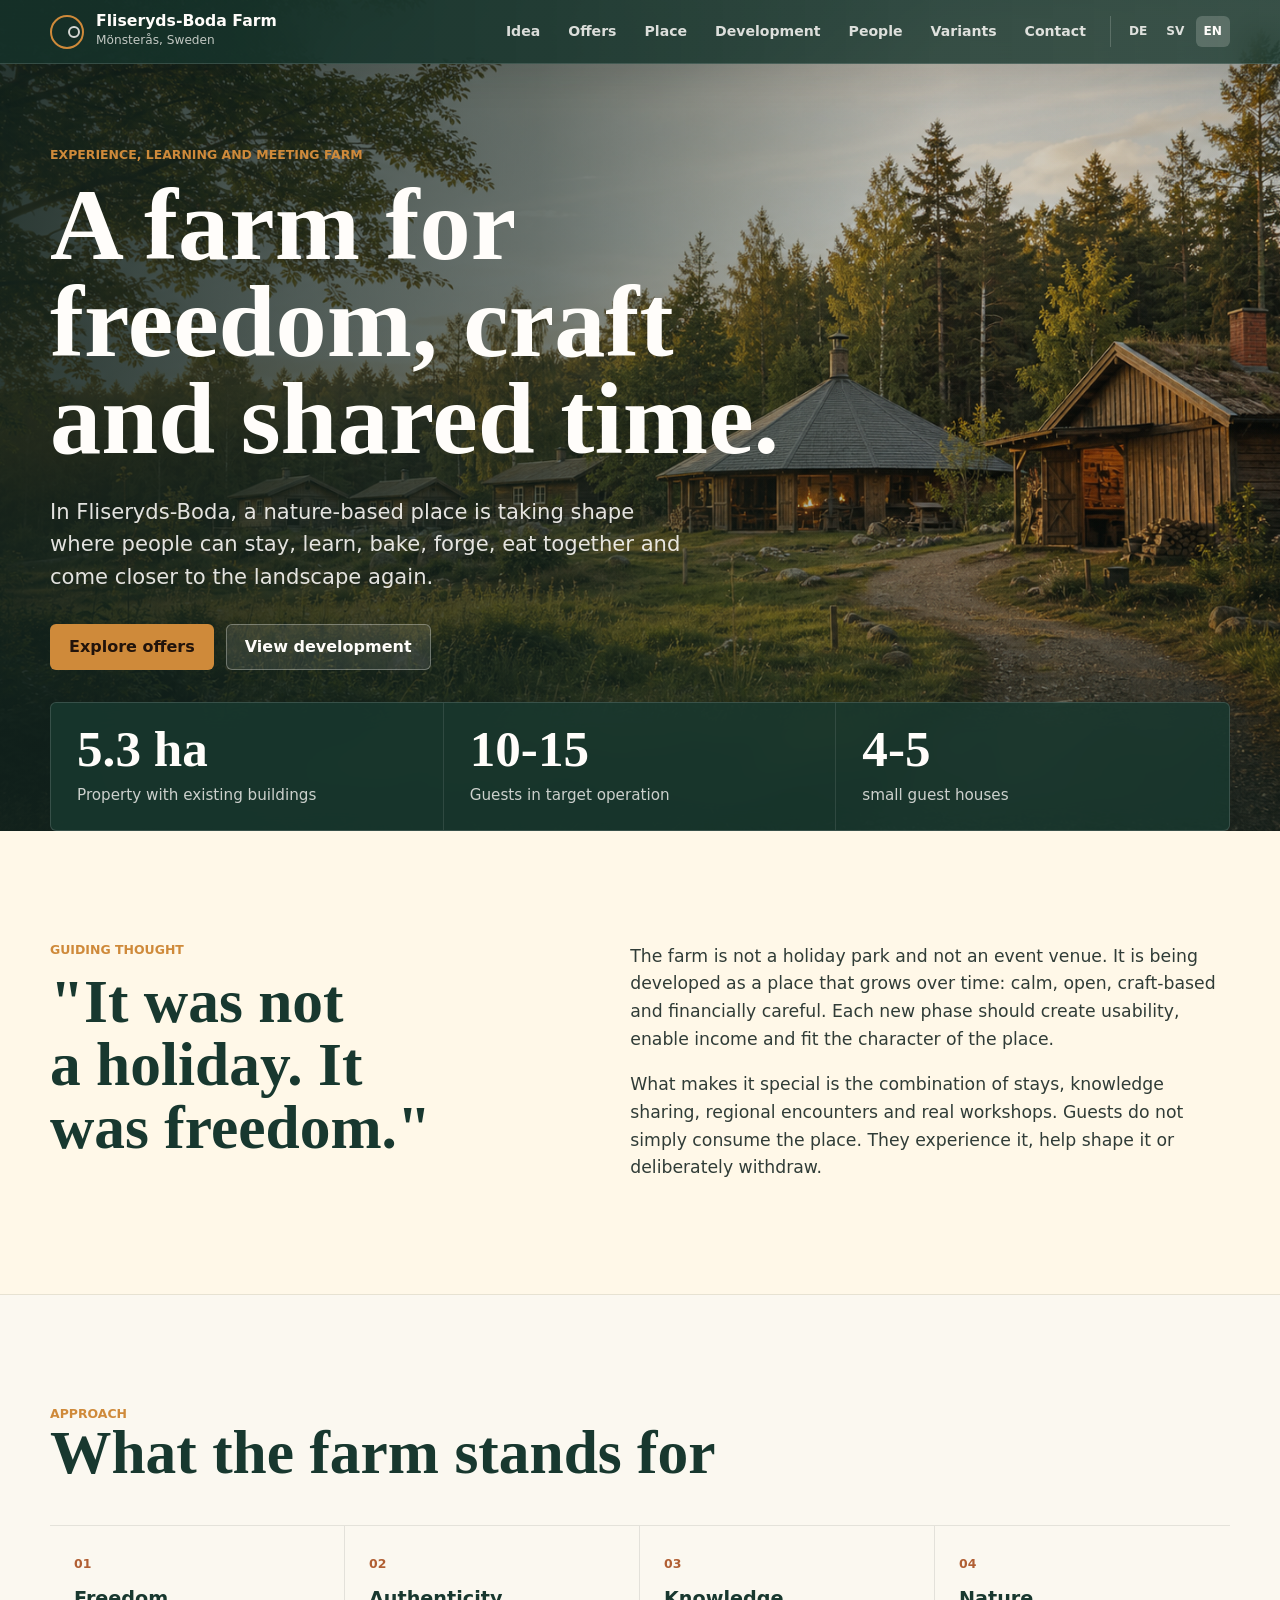
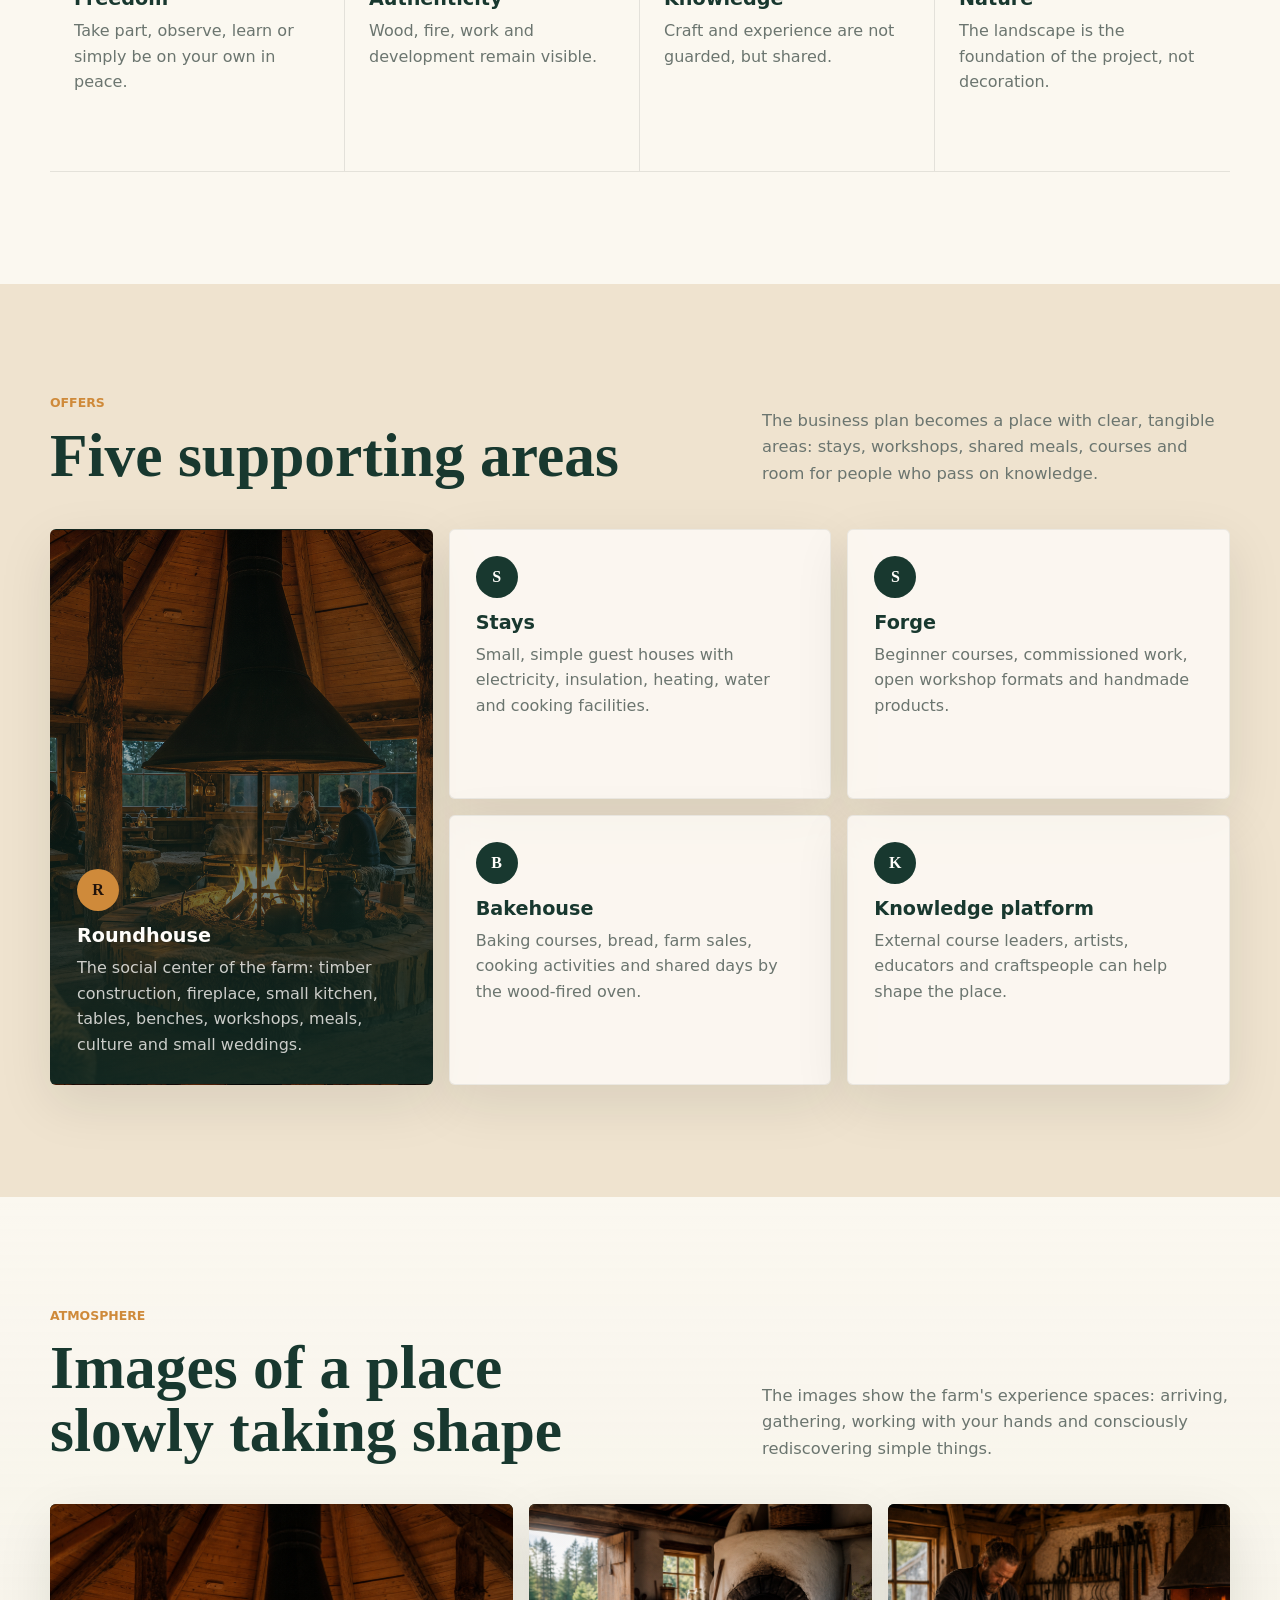
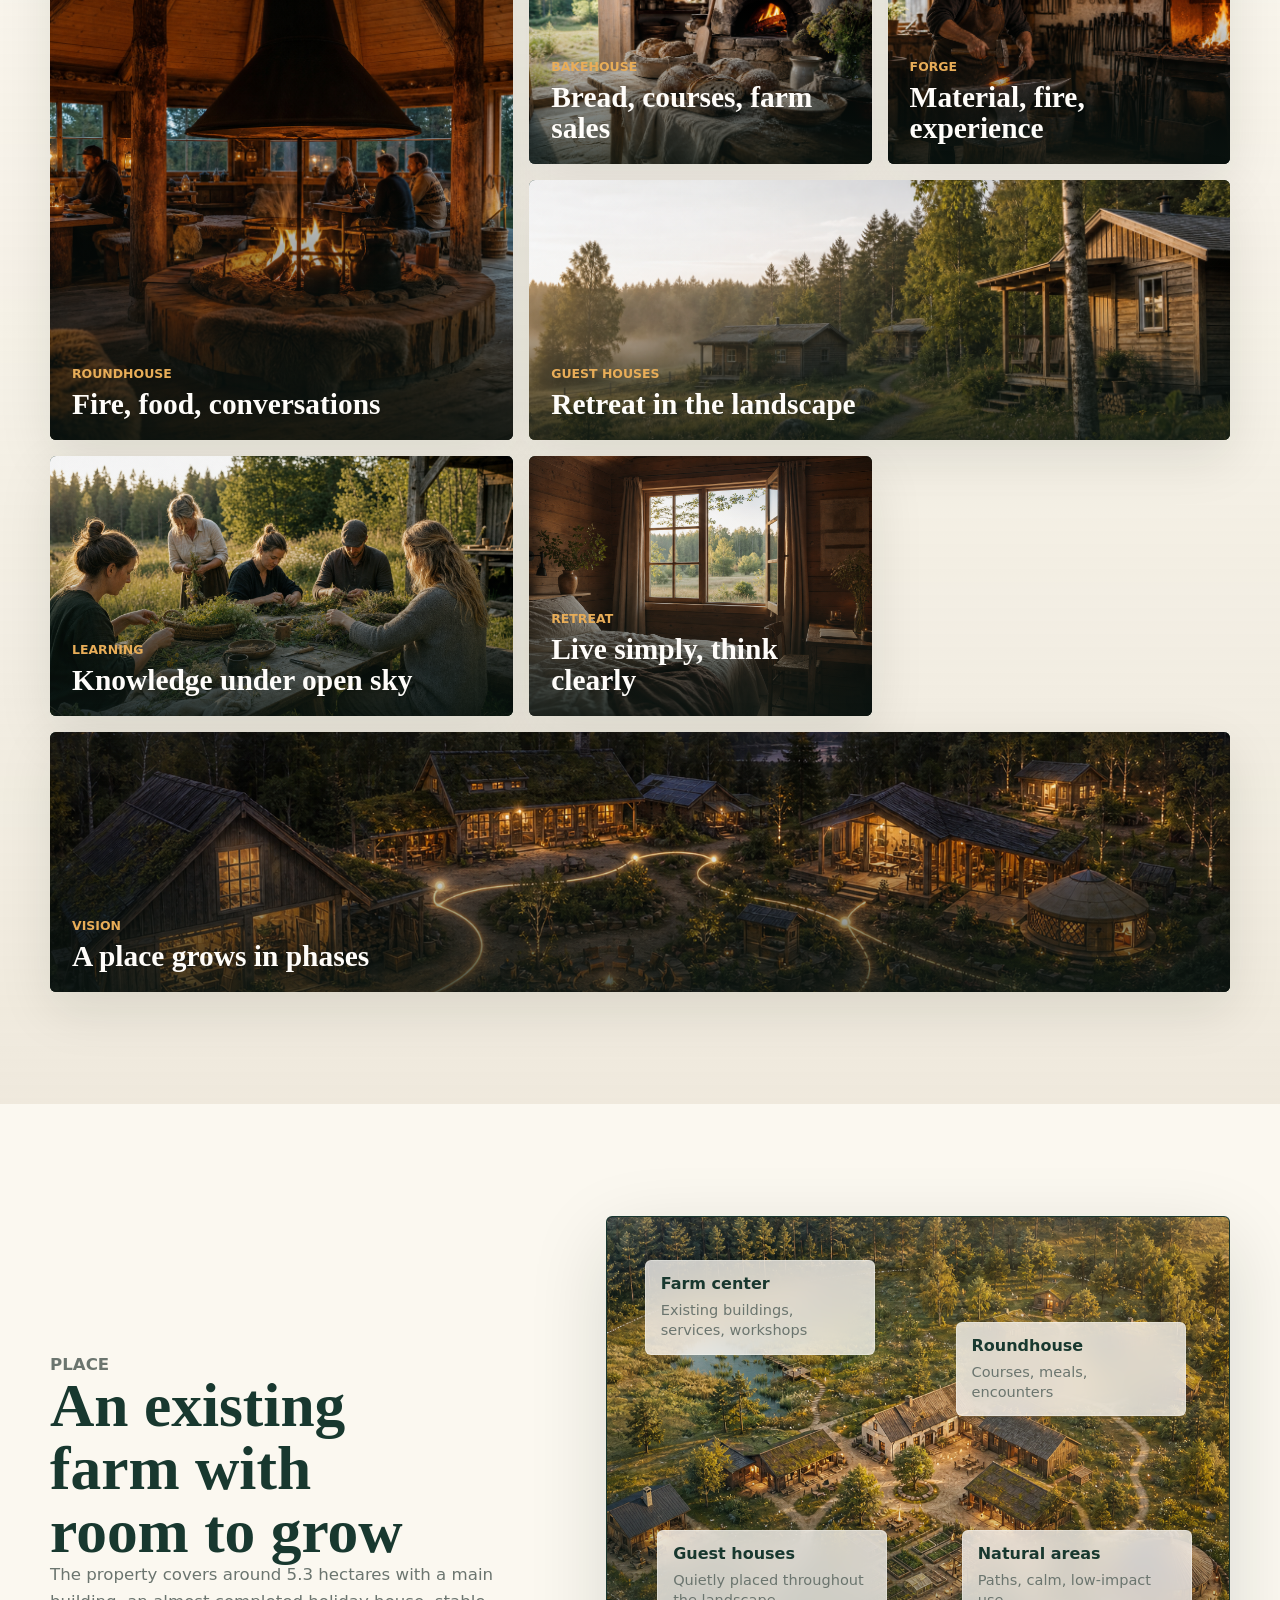
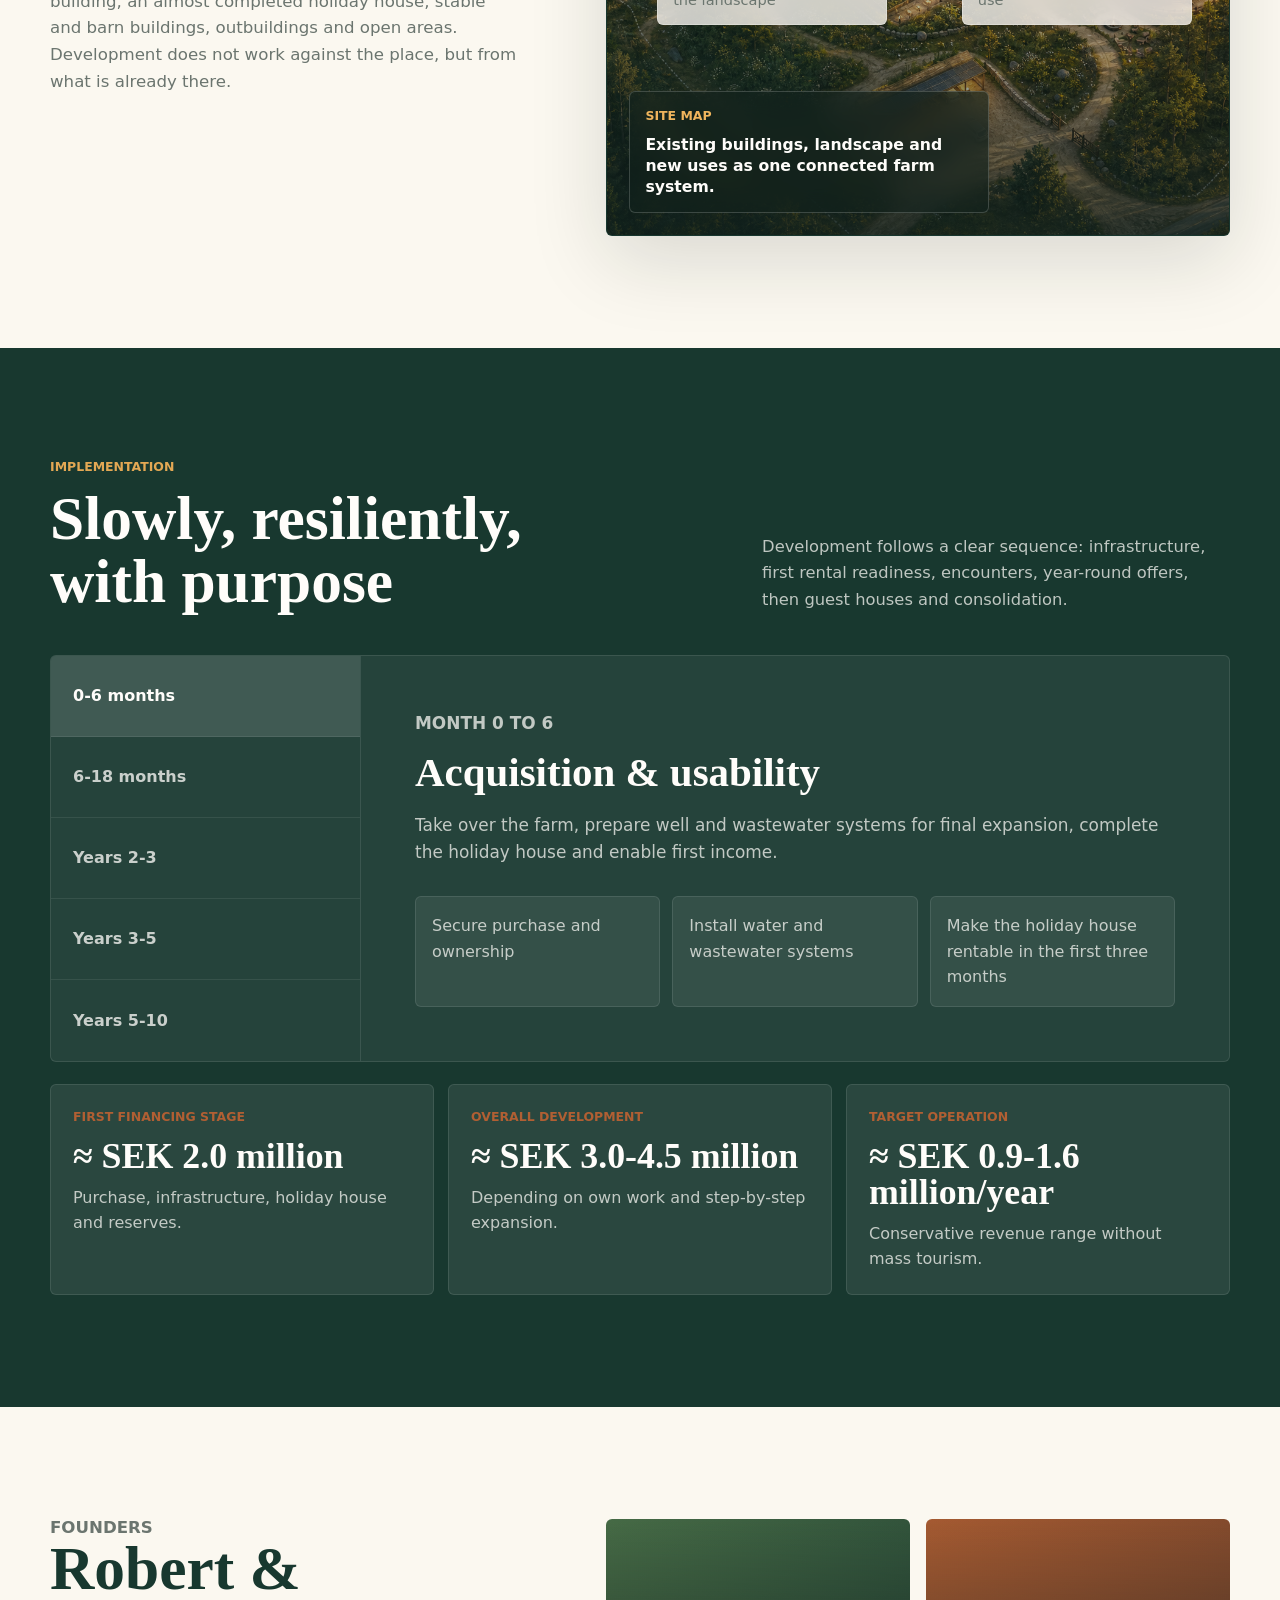
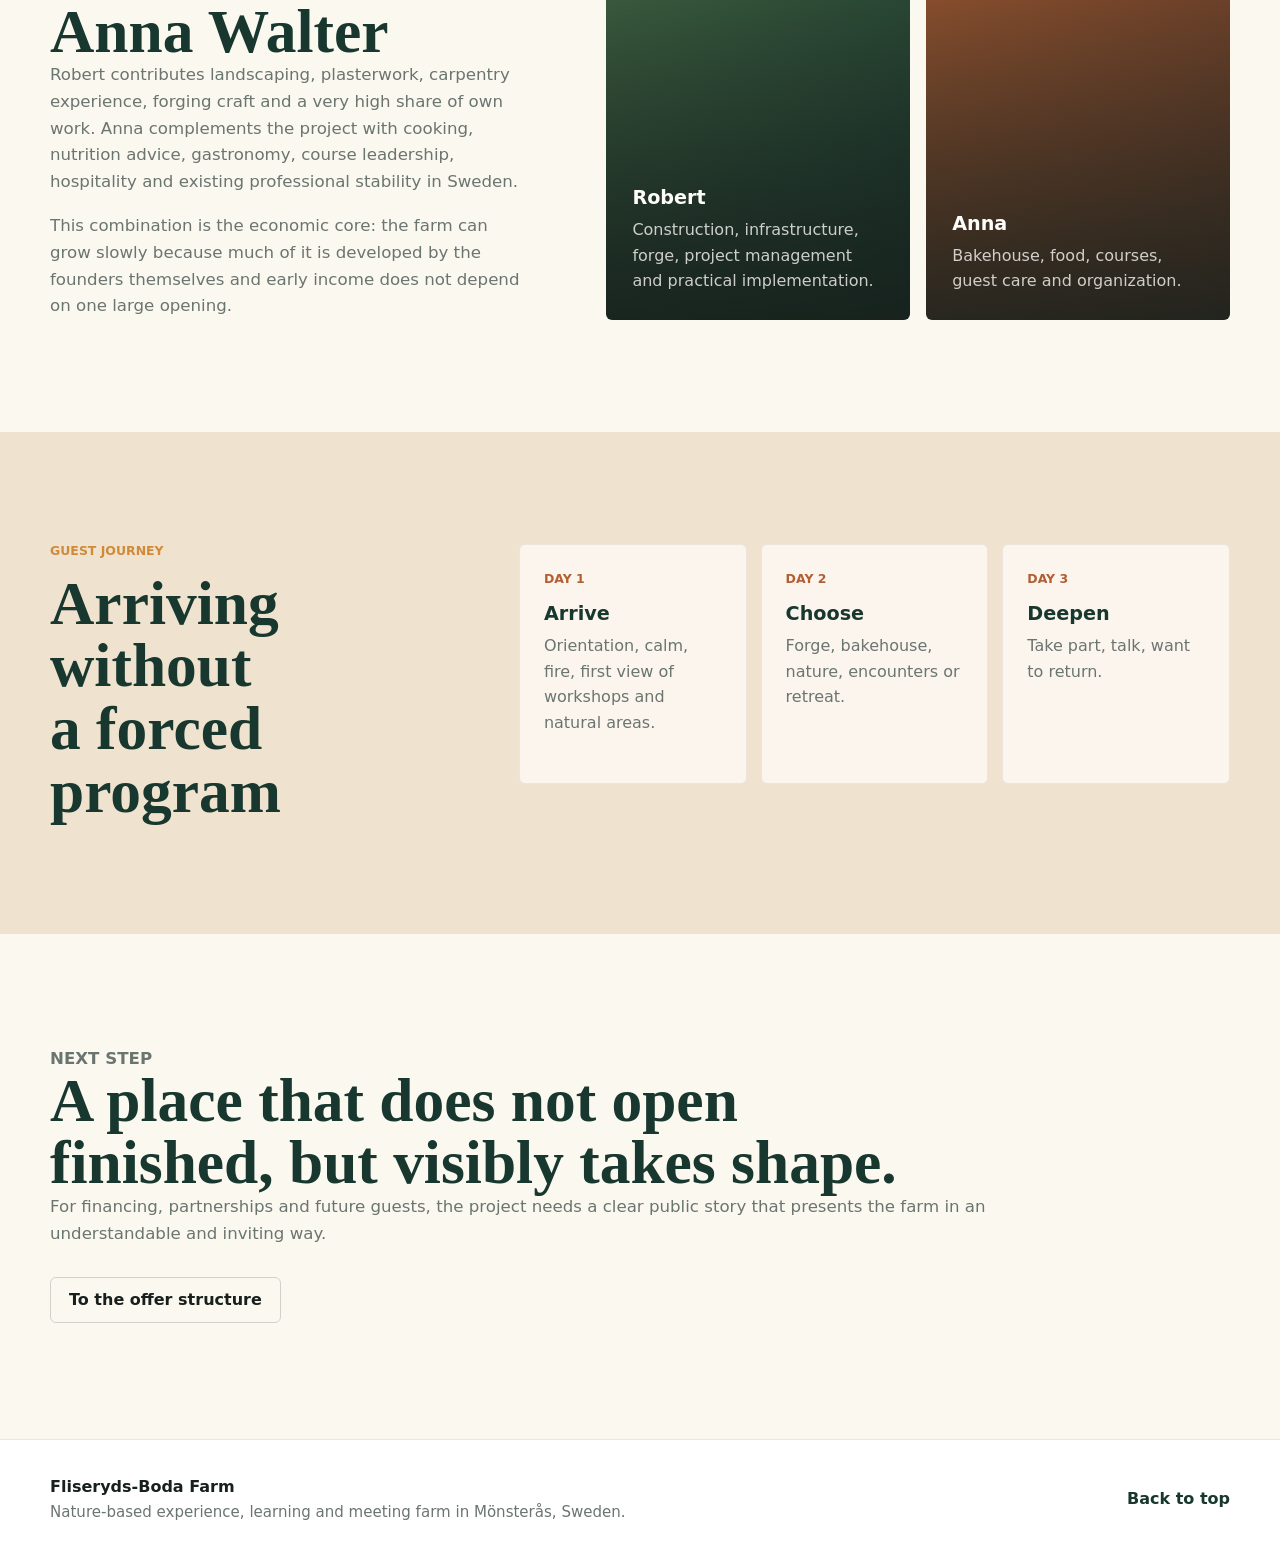
<file: output/website/en.html>
<!doctype html>
<html lang="en">
  <head>
    <meta charset="utf-8" />
    <meta name="viewport" content="width=device-width, initial-scale=1" />
    <meta
      name="description"
      content="A nature-based experience, learning and meeting farm in Fliseryds-Boda, Mönsterås: stays, craft, bakehouse, forge, roundhouse and an open knowledge platform."
    />
    <title>Experience, Learning and Meeting Farm Fliseryds-Boda</title>
    <link rel="icon" href="data:image/svg+xml,%3Csvg xmlns='http://www.w3.org/2000/svg' viewBox='0 0 64 64'%3E%3Crect width='64' height='64' rx='12' fill='%2318382f'/%3E%3Ccircle cx='27' cy='32' r='17' fill='none' stroke='%23cf8a3a' stroke-width='5'/%3E%3Ccircle cx='39' cy='32' r='8' fill='none' stroke='%23fffdfa' stroke-width='4'/%3E%3C/svg%3E" />
    <link rel="alternate" hreflang="de" href="index.html" />
    <link rel="alternate" hreflang="sv" href="sv.html" />
    <link rel="alternate" hreflang="en" href="en.html" />
    <link rel="alternate" hreflang="x-default" href="index.html" />
    <link rel="preload" href="assets/hof-hero.png" as="image" />
    <link rel="preload" href="assets/roundhouse-gathering.png" as="image" />
    <link rel="preload" href="assets/site-plan-future.png" as="image" />
    <link rel="stylesheet" href="styles.css" />
  </head>
  <body>
    <header class="site-header" data-header>
      <a class="brand" href="#top" aria-label="Go to homepage">
        <span class="brand-mark" aria-hidden="true"></span>
        <span>
          <strong>Fliseryds-Boda Farm</strong>
          <small>Mönsterås, Sweden</small>
        </span>
      </a>

      <button class="nav-toggle" type="button" data-nav-toggle aria-expanded="false" aria-controls="site-nav">
        <span></span>
        <span></span>
        <span></span>
        <span class="sr-only">Navigation</span>
      </button>

      <nav class="site-nav" id="site-nav" data-nav>
        <a href="#idee">Idea</a>
        <a href="#angebote">Offers</a>
        <a href="#ort">Place</a>
        <a href="#aufbau">Development</a>
        <a href="#menschen">People</a>
        <a href="worktree-review/">Variants</a>
        <a href="#kontakt">Contact</a>
        <div class="language-switcher" aria-label="Choose language">
          <a href="index.html" lang="de" hreflang="de">DE</a>
          <a href="sv.html" lang="sv" hreflang="sv">SV</a>
          <a href="en.html" lang="en" hreflang="en" aria-current="page">EN</a>
        </div>
      </nav>
    </header>

    <main id="top">
      <section class="hero" aria-labelledby="hero-title">
        <picture class="hero-media">
          <img src="assets/hof-hero.png" alt="Nature-based farm with small wooden houses, a roundhouse and a workshop at the edge of the forest" />
        </picture>
        <div class="hero-shade" aria-hidden="true"></div>
        <div class="hero-content">
          <p class="eyebrow">Experience, learning and meeting farm</p>
          <h1 id="hero-title">
            <span>A farm for</span>
            <span>freedom,</span>
            <span>craft</span>
            <span>and</span>
            <span>shared</span>
            <span>time.</span>
          </h1>
          <p class="hero-copy">
            In Fliseryds-Boda, a nature-based place is taking shape where people can stay, learn,
            bake, forge, eat together and come closer to the landscape again.
          </p>
          <div class="hero-actions" aria-label="Key destinations">
            <a class="button button-primary" href="#angebote">Explore offers</a>
            <a class="button button-secondary" href="#aufbau">View development</a>
          </div>
        </div>
        <div class="hero-facts" aria-label="Project key figures">
          <div>
            <strong>5.3 ha</strong>
            <span>Property with existing buildings</span>
          </div>
          <div>
            <strong>10-15</strong>
            <span>Guests in target operation</span>
          </div>
          <div>
            <strong>4-5</strong>
            <span>small guest houses</span>
          </div>
        </div>
      </section>

      <section class="intro-band" id="idee" aria-labelledby="idea-title">
        <div class="section-inner intro-grid">
          <div>
            <p class="eyebrow">Guiding Thought</p>
            <h2 id="idea-title">"It was not a holiday. It was freedom."</h2>
          </div>
          <div class="intro-copy">
            <p>
              The farm is not a holiday park and not an event venue. It is being developed as a place
              that grows over time: calm, open, craft-based and financially careful. Each new phase should create usability,
              enable income and fit the character of the place.
            </p>
            <p>
              What makes it special is the combination of stays, knowledge sharing, regional encounters
              and real workshops. Guests do not simply consume the place. They experience it, help shape it or
              deliberately withdraw.
            </p>
          </div>
        </div>
      </section>

      <section class="section" aria-labelledby="values-title">
        <div class="section-inner">
          <div class="section-heading">
            <p class="eyebrow">Approach</p>
            <h2 id="values-title">What the farm stands for</h2>
          </div>
          <div class="value-strip">
            <article>
              <span>01</span>
              <h3>Freedom</h3>
              <p>Take part, observe, learn or simply be on your own in peace.</p>
            </article>
            <article>
              <span>02</span>
              <h3>Authenticity</h3>
              <p>Wood, fire, work and development remain visible.</p>
            </article>
            <article>
              <span>03</span>
              <h3>Knowledge</h3>
              <p>Craft and experience are not guarded, but shared.</p>
            </article>
            <article>
              <span>04</span>
              <h3>Nature</h3>
              <p>The landscape is the foundation of the project, not decoration.</p>
            </article>
          </div>
        </div>
      </section>

      <section class="section section-warm" id="angebote" aria-labelledby="offers-title">
        <div class="section-inner">
          <div class="section-heading split">
            <div>
              <p class="eyebrow">Offers</p>
              <h2 id="offers-title">Five supporting areas</h2>
            </div>
            <p>
              The business plan becomes a place with clear, tangible areas: stays,
              workshops, shared meals, courses and room for people who pass on knowledge.
            </p>
          </div>

          <div class="offer-grid">
            <article class="offer-card large">
              <div class="offer-icon" aria-hidden="true">R</div>
              <h3>Roundhouse</h3>
              <p>
                The social center of the farm: timber construction, fireplace, small kitchen, tables, benches,
                workshops, meals, culture and small weddings.
              </p>
            </article>
            <article class="offer-card">
              <div class="offer-icon" aria-hidden="true">S</div>
              <h3>Stays</h3>
              <p>Small, simple guest houses with electricity, insulation, heating, water and cooking facilities.</p>
            </article>
            <article class="offer-card">
              <div class="offer-icon" aria-hidden="true">S</div>
              <h3>Forge</h3>
              <p>Beginner courses, commissioned work, open workshop formats and handmade products.</p>
            </article>
            <article class="offer-card">
              <div class="offer-icon" aria-hidden="true">B</div>
              <h3>Bakehouse</h3>
              <p>Baking courses, bread, farm sales, cooking activities and shared days by the wood-fired oven.</p>
            </article>
            <article class="offer-card">
              <div class="offer-icon" aria-hidden="true">K</div>
              <h3>Knowledge platform</h3>
              <p>External course leaders, artists, educators and craftspeople can help shape the place.</p>
            </article>
          </div>
        </div>
      </section>

      <section class="section visual-section" aria-labelledby="visual-title">
        <div class="section-inner">
          <div class="section-heading split">
            <div>
              <p class="eyebrow">Atmosphere</p>
              <h2 id="visual-title">Images of a place slowly taking shape</h2>
            </div>
            <p>
              The images show the farm's experience spaces: arriving, gathering,
              working with your hands and consciously rediscovering simple things.
            </p>
          </div>

          <div class="visual-grid">
            <figure class="visual-card visual-card-large">
              <img src="assets/roundhouse-gathering.png" alt="Warm roundhouse with fireplace, wooden benches and people sharing a meal" />
              <figcaption>
                <span>Roundhouse</span>
                <strong>Fire, food, conversations</strong>
              </figcaption>
            </figure>
            <figure class="visual-card">
              <img src="assets/backhaus-bread.png" alt="Rustic bakehouse with wood-fired oven, loaves of bread and a view into nature" />
              <figcaption>
                <span>Bakehouse</span>
                <strong>Bread, courses, farm sales</strong>
              </figcaption>
            </figure>
            <figure class="visual-card">
              <img src="assets/schmiede-workshop.png" alt="Forge workshop with anvil, glowing metal and warm firelight" />
              <figcaption>
                <span>Forge</span>
                <strong>Material, fire, experience</strong>
              </figcaption>
            </figure>
            <figure class="visual-card visual-card-wide">
              <img src="assets/guest-cabins-meadow.png" alt="Small wooden houses at the edge of meadow and forest in morning light" />
              <figcaption>
                <span>Guest houses</span>
                <strong>Retreat in the landscape</strong>
              </figcaption>
            </figure>
            <figure class="visual-card">
              <img src="assets/nature-workshop.png" alt="People learning outdoors at wooden tables with natural materials and tools" />
              <figcaption>
                <span>Learning</span>
                <strong>Knowledge under open sky</strong>
              </figcaption>
            </figure>
            <figure class="visual-card">
              <img src="assets/cabin-interior.png" alt="Warm interior of a simple wooden cabin with bed, desk and a view into nature" />
              <figcaption>
                <span>Retreat</span>
                <strong>Live simply, think clearly</strong>
              </figcaption>
            </figure>
            <figure class="visual-card visual-card-wide visual-card-panorama">
              <img src="assets/vision-roadmap.png" alt="Warm future vision of a farm with paths, workshops, gardens and points of light" />
              <figcaption>
                <span>Vision</span>
                <strong>A place grows in phases</strong>
              </figcaption>
            </figure>
          </div>
        </div>
      </section>

      <section class="section" id="ort" aria-labelledby="place-title">
        <div class="section-inner place-grid">
          <div>
            <p class="eyebrow">Place</p>
            <h2 id="place-title">An existing farm with room to grow</h2>
            <p>
              The property covers around 5.3 hectares with a main building, an almost completed holiday house,
              stable and barn buildings, outbuildings and open areas. Development does not work against
              the place, but from what is already there.
            </p>
          </div>
          <figure class="site-map" aria-label="Functional areas of the farm">
            <img src="assets/site-plan-future.png" alt="Warm future-oriented site map of the farm with forest, meadows, paths, guest houses, roundhouse, bakehouse and workshops" />
            <figcaption>
              <span>Site map</span>
              <strong>Existing buildings, landscape and new uses as one connected farm system.</strong>
            </figcaption>
            <div class="map-zone zone-center">
              <strong>Farm center</strong>
              <span>Existing buildings, services, workshops</span>
            </div>
            <div class="map-zone zone-gather">
              <strong>Roundhouse</strong>
              <span>Courses, meals, encounters</span>
            </div>
            <div class="map-zone zone-guests">
              <strong>Guest houses</strong>
              <span>Quietly placed throughout the landscape</span>
            </div>
            <div class="map-zone zone-nature">
              <strong>Natural areas</strong>
              <span>Paths, calm, low-impact use</span>
            </div>
          </figure>
        </div>
      </section>

      <section class="section section-dark" id="aufbau" aria-labelledby="roadmap-title">
        <div class="section-inner">
          <div class="section-heading split">
            <div>
              <p class="eyebrow">Implementation</p>
              <h2 id="roadmap-title">Slowly, resiliently, with purpose</h2>
            </div>
            <p>
              Development follows a clear sequence: infrastructure, first rental readiness,
              encounters, year-round offers, then guest houses and consolidation.
            </p>
          </div>

          <div class="roadmap" data-roadmap>
            <div class="phase-tabs" role="tablist" aria-label="Development phases">
              <button type="button" class="phase-tab is-active" role="tab" aria-selected="true" data-phase="0">0-6 months</button>
              <button type="button" class="phase-tab" role="tab" aria-selected="false" data-phase="1">6-18 months</button>
              <button type="button" class="phase-tab" role="tab" aria-selected="false" data-phase="2">Years 2-3</button>
              <button type="button" class="phase-tab" role="tab" aria-selected="false" data-phase="3">Years 3-5</button>
              <button type="button" class="phase-tab" role="tab" aria-selected="false" data-phase="4">Years 5-10</button>
            </div>
            <div class="phase-panel" role="tabpanel" aria-live="polite">
              <p class="phase-kicker" data-phase-period>Month 0 to 6</p>
              <h3 data-phase-title>Acquisition & usability</h3>
              <p data-phase-copy>
                Take over the farm, prepare well and wastewater systems for final expansion, complete the holiday house
                and enable first income.
              </p>
              <ul data-phase-list>
                <li>Secure purchase and ownership</li>
                <li>Install water and wastewater systems</li>
                <li>Make the holiday house rentable in the first three months</li>
              </ul>
            </div>
          </div>

          <div class="finance-grid" aria-label="Financial key figures">
            <div>
              <span>First financing stage</span>
              <strong>≈ SEK 2.0 million</strong>
              <p>Purchase, infrastructure, holiday house and reserves.</p>
            </div>
            <div>
              <span>Overall development</span>
              <strong>≈ SEK 3.0-4.5 million</strong>
              <p>Depending on own work and step-by-step expansion.</p>
            </div>
            <div>
              <span>Target operation</span>
              <strong>≈ SEK 0.9-1.6 million/year</strong>
              <p>Conservative revenue range without mass tourism.</p>
            </div>
          </div>
        </div>
      </section>

      <section class="section" id="menschen" aria-labelledby="people-title">
        <div class="section-inner people-grid">
          <div class="people-copy">
            <p class="eyebrow">Founders</p>
            <h2 id="people-title">Robert & Anna Walter</h2>
            <p>
              Robert contributes landscaping, plasterwork, carpentry experience, forging craft and a very high
              share of own work. Anna complements the project with cooking, nutrition advice, gastronomy,
              course leadership, hospitality and existing professional stability in Sweden.
            </p>
            <p>
              This combination is the economic core: the farm can grow slowly because much of it
              is developed by the founders themselves and early income does not depend on one large opening.
            </p>
          </div>
          <div class="profile-list">
            <article>
              <h3>Robert</h3>
              <p>Construction, infrastructure, forge, project management and practical implementation.</p>
            </article>
            <article>
              <h3>Anna</h3>
              <p>Bakehouse, food, courses, guest care and organization.</p>
            </article>
          </div>
        </div>
      </section>

      <section class="section section-warm" aria-labelledby="guest-title">
        <div class="section-inner guest-grid">
          <div>
            <p class="eyebrow">Guest journey</p>
            <h2 id="guest-title">Arriving without a forced program</h2>
          </div>
          <div class="journey">
            <article>
              <span>Day 1</span>
              <h3>Arrive</h3>
              <p>Orientation, calm, fire, first view of workshops and natural areas.</p>
            </article>
            <article>
              <span>Day 2</span>
              <h3>Choose</h3>
              <p>Forge, bakehouse, nature, encounters or retreat.</p>
            </article>
            <article>
              <span>Day 3</span>
              <h3>Deepen</h3>
              <p>Take part, talk, want to return.</p>
            </article>
          </div>
        </div>
      </section>

      <section class="section cta-section" id="kontakt" aria-labelledby="contact-title">
        <div class="section-inner cta-grid cta-grid-single">
          <div>
            <p class="eyebrow">Next step</p>
            <h2 id="contact-title">A place that does not open finished, but visibly takes shape.</h2>
            <p>
              For financing, partnerships and future guests, the project needs a clear
              public story that presents the farm in an understandable and inviting way.
            </p>
            <div class="cta-actions">
              <a class="button button-secondary on-light" href="#angebote">To the offer structure</a>
            </div>
          </div>
        </div>
      </section>
    </main>

    <footer class="site-footer">
      <div class="section-inner footer-grid">
        <div>
          <strong>Fliseryds-Boda Farm</strong>
          <span>Nature-based experience, learning and meeting farm in Mönsterås, Sweden.</span>
        </div>
        <a href="#top">Back to top</a>
      </div>
    </footer>

    <script src="script.js?v=d101a05"></script>
  </body>
</html>
</file>
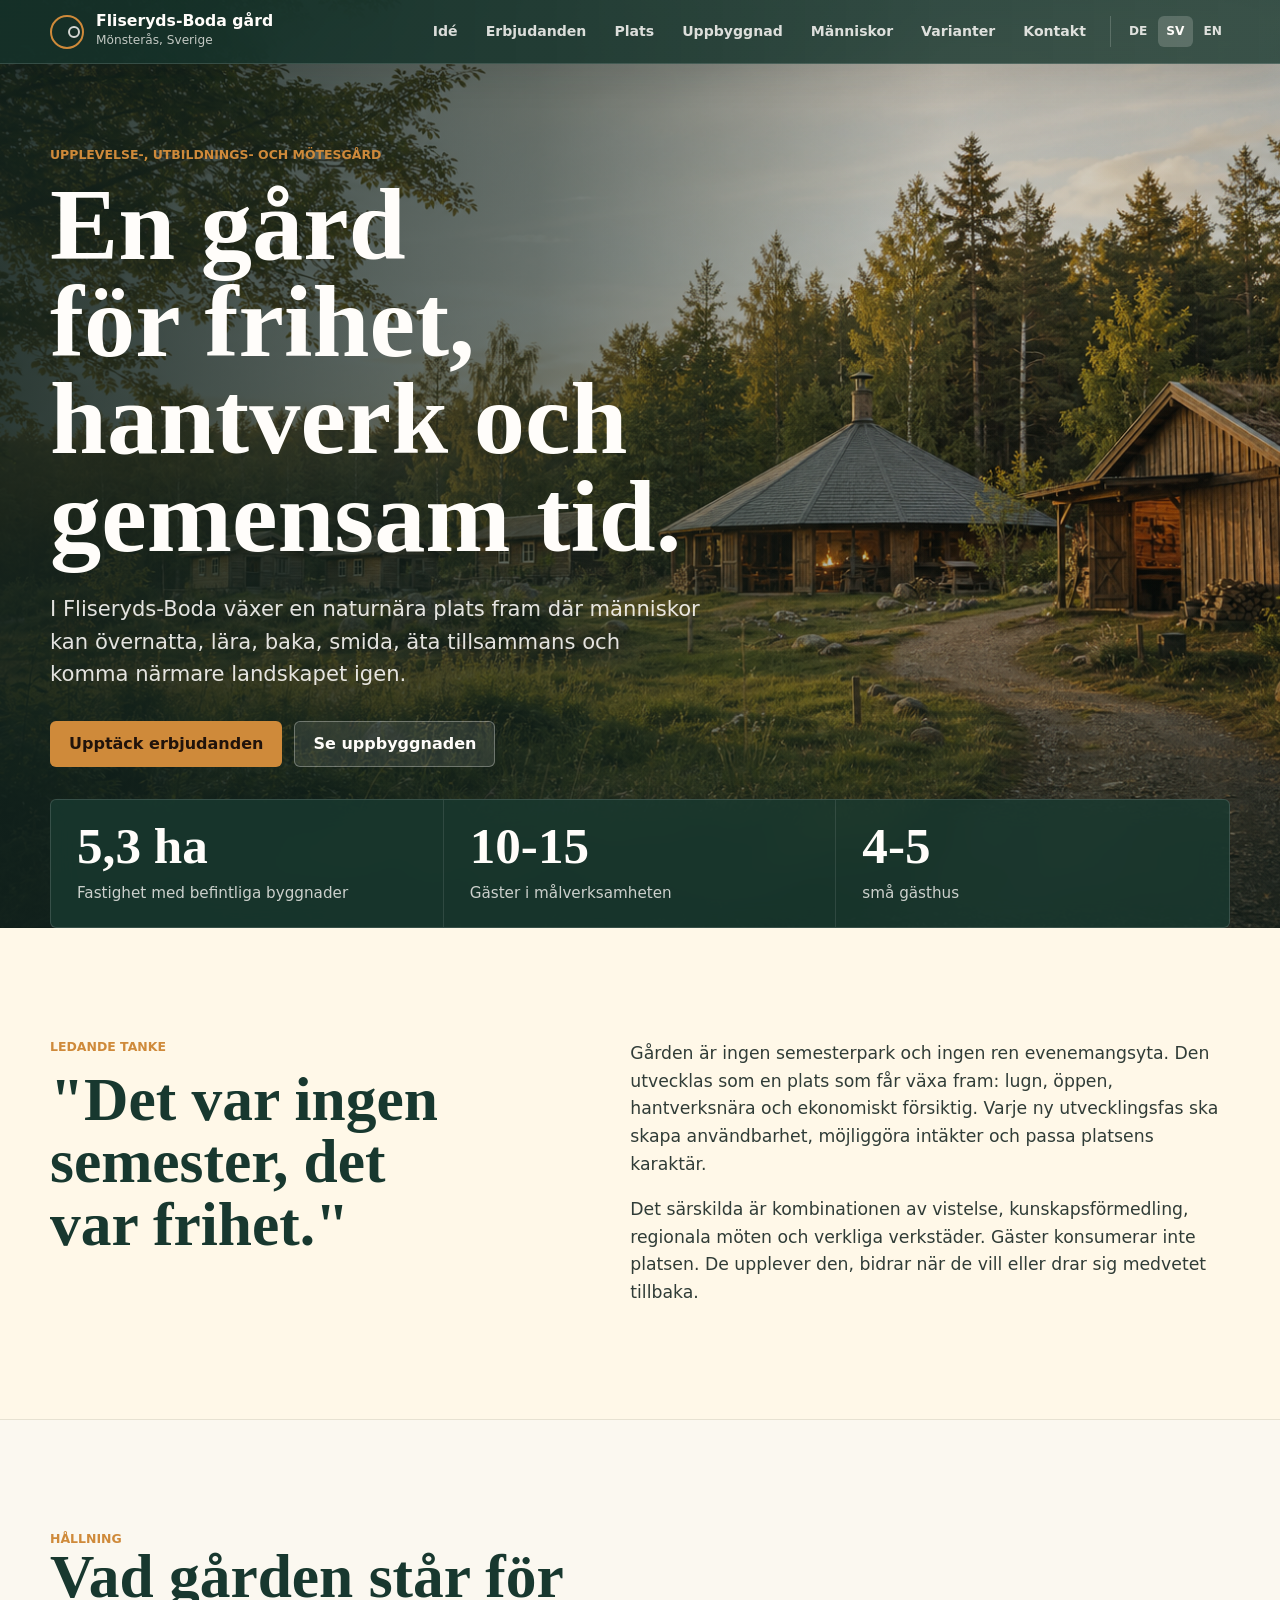
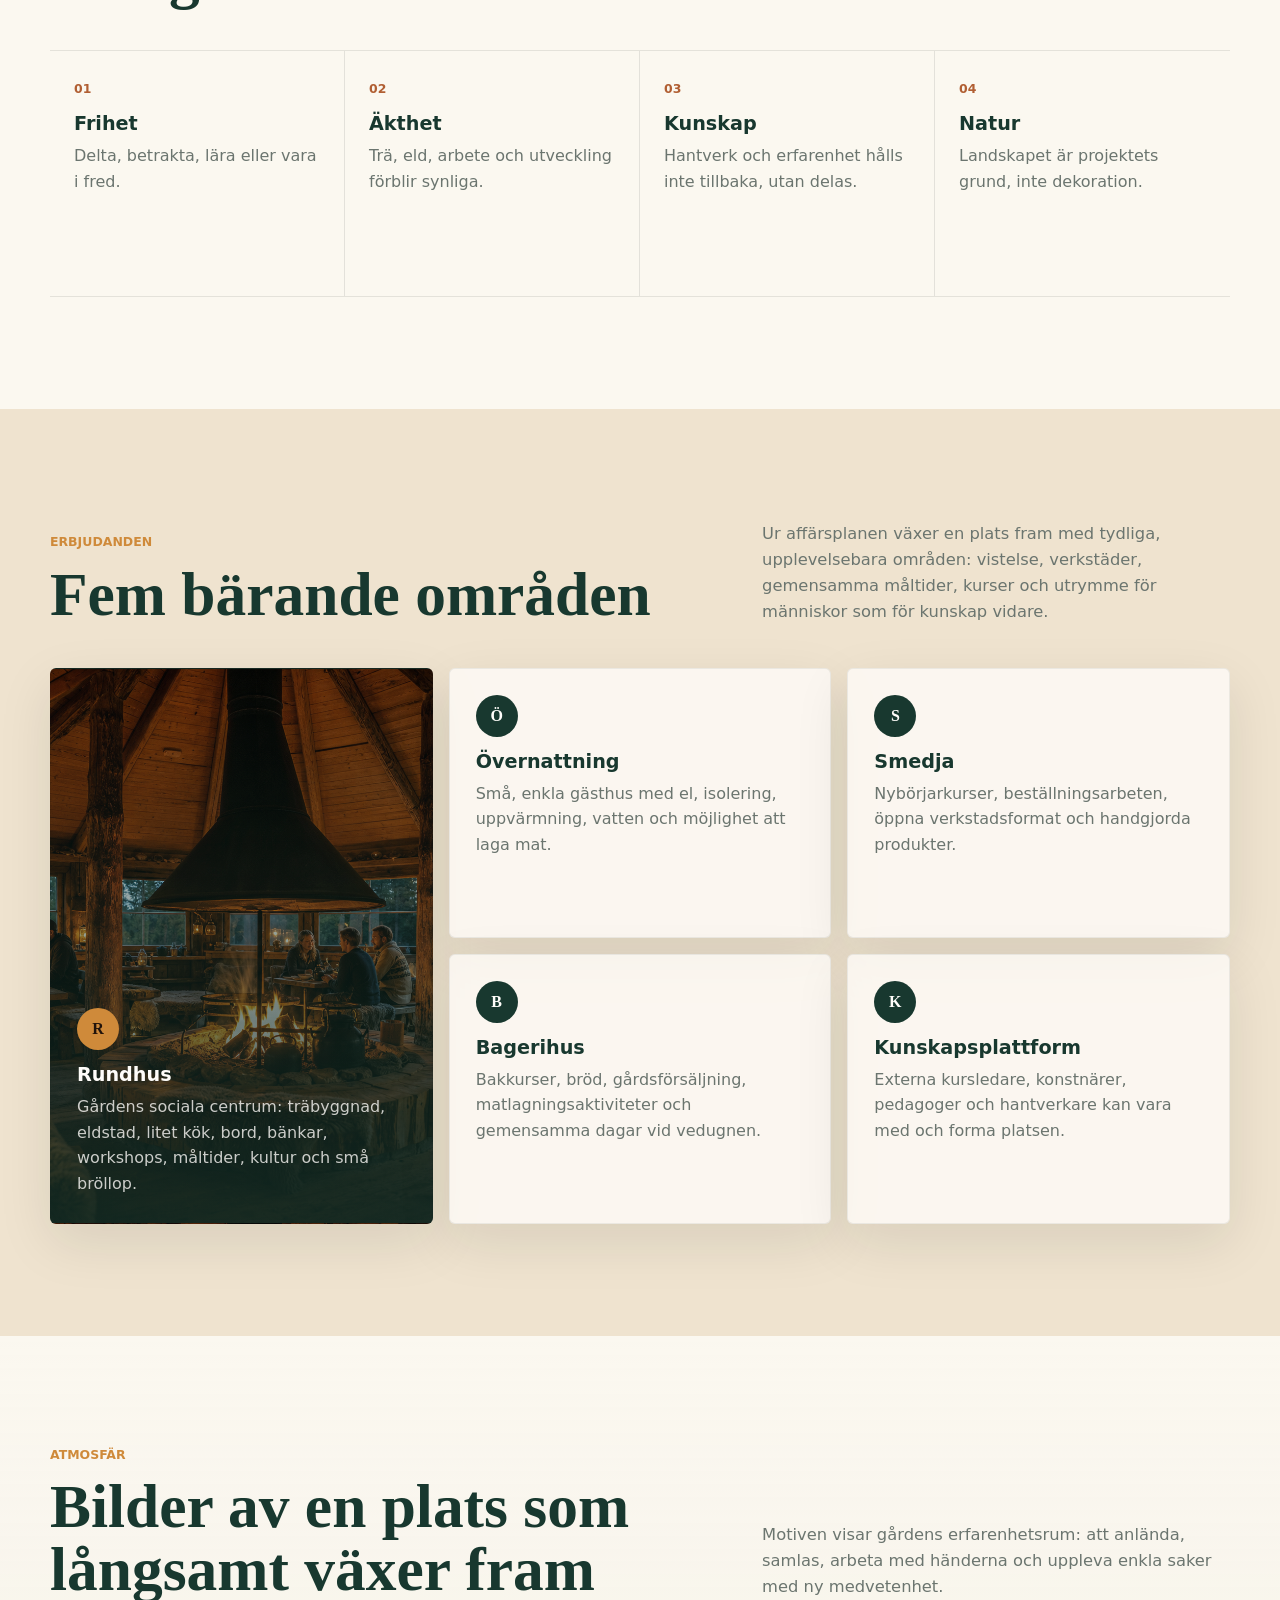
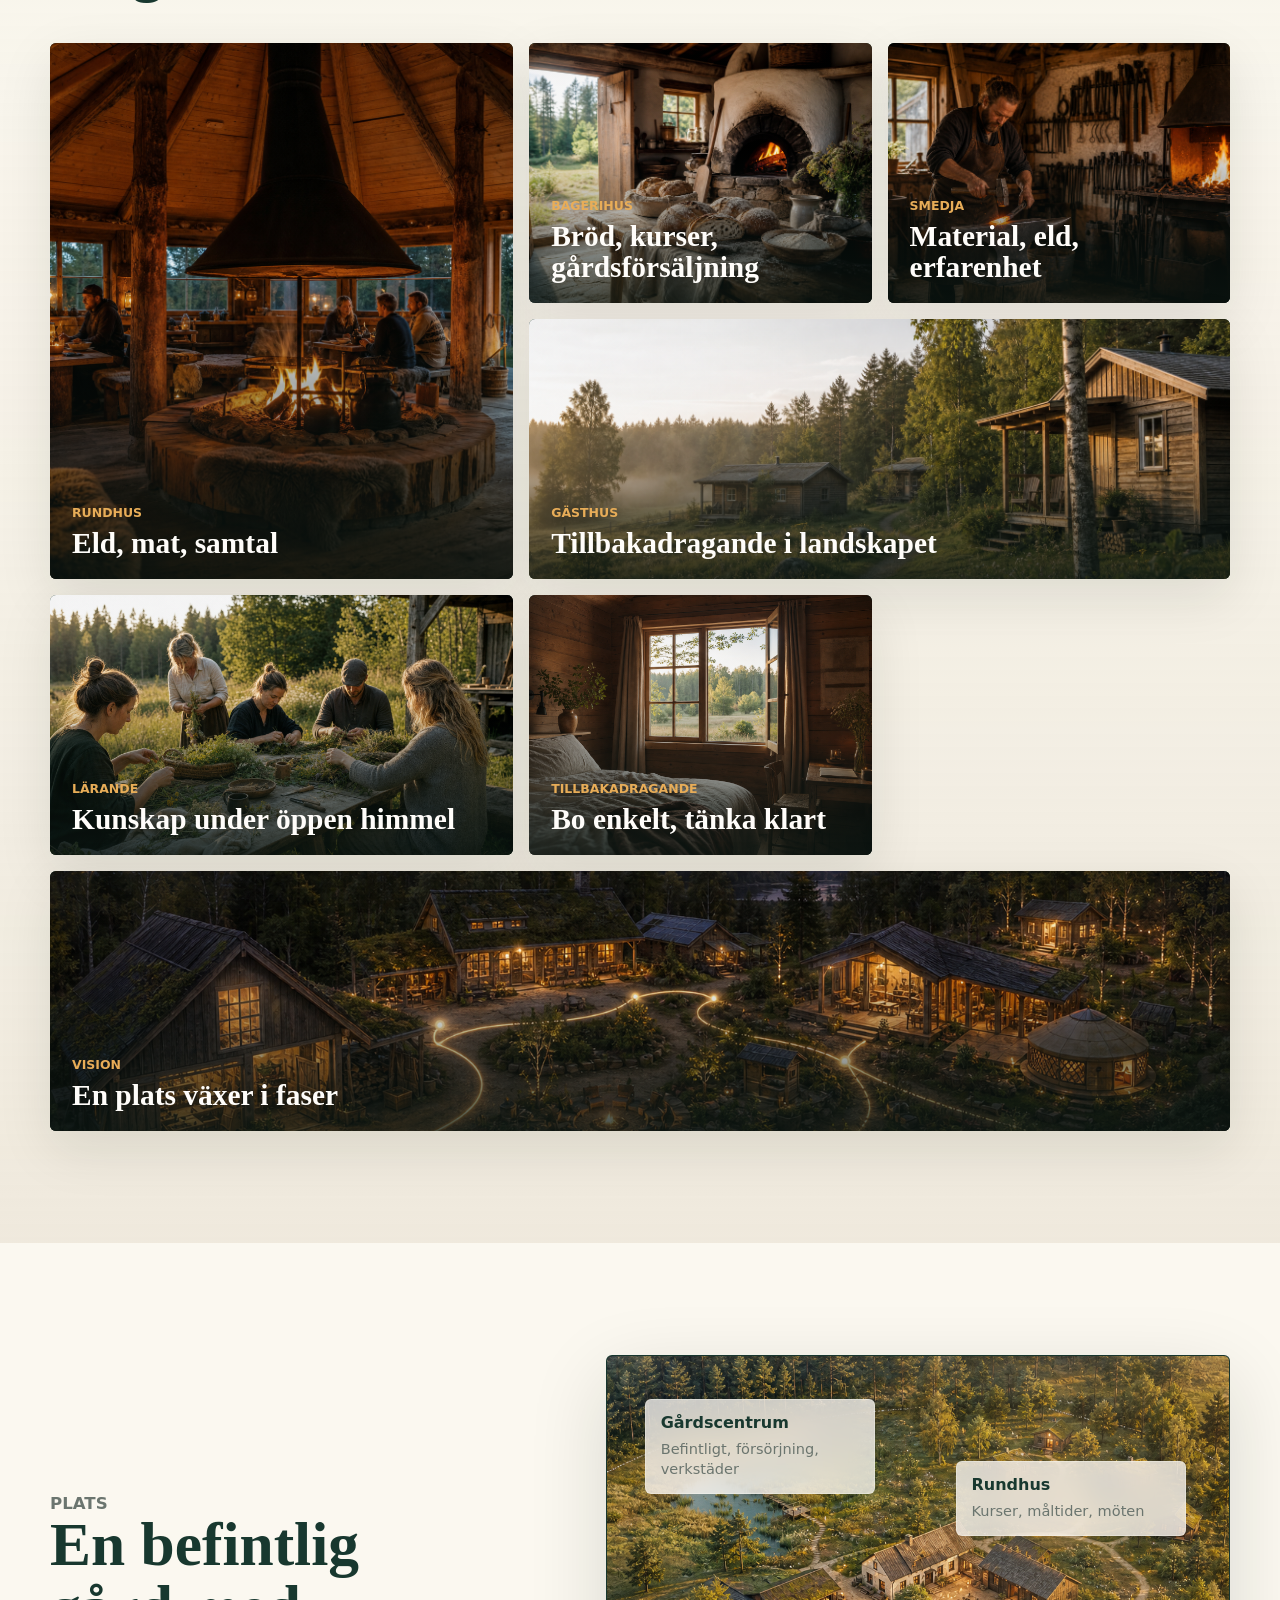
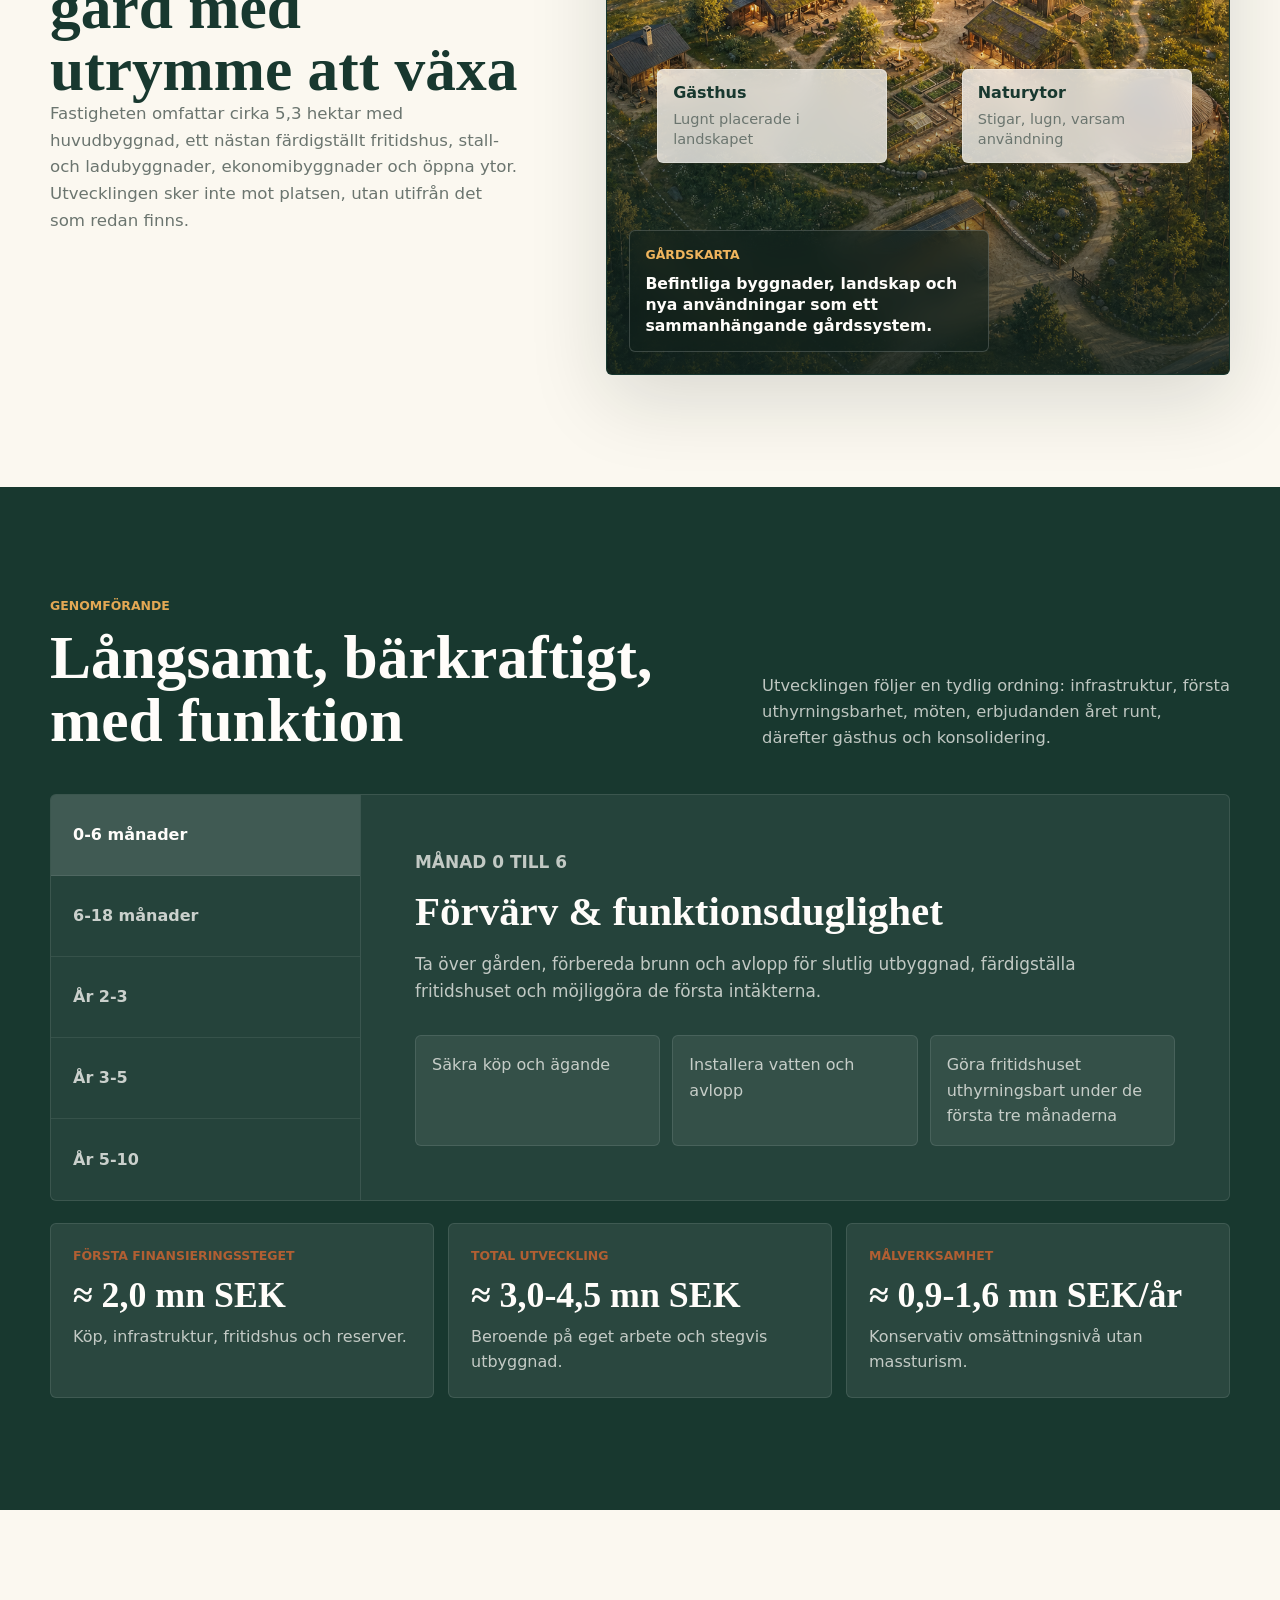
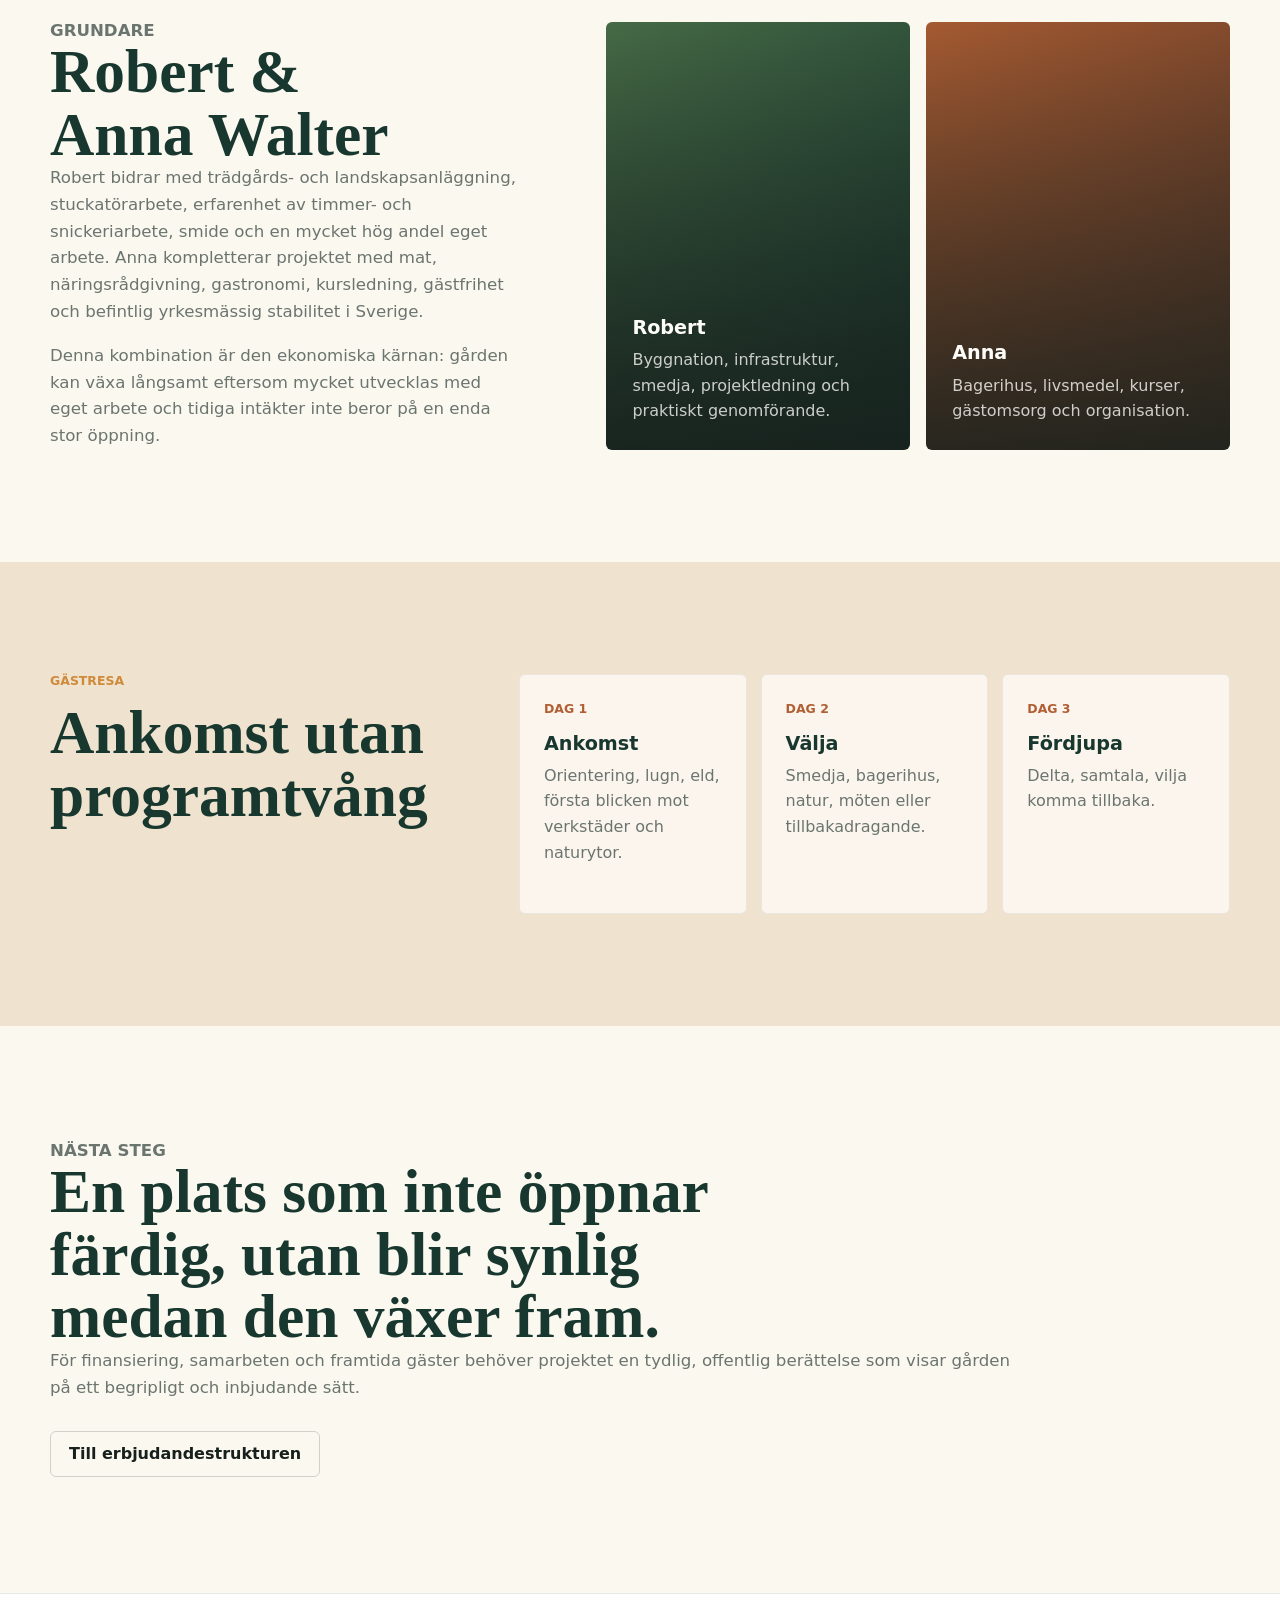
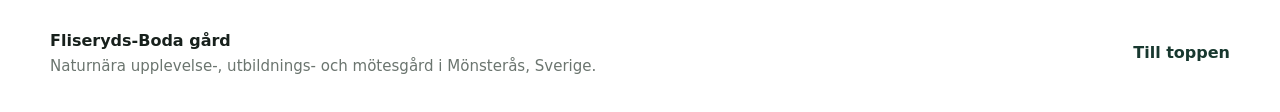
<file: output/website/sv.html>
<!doctype html>
<html lang="sv">
  <head>
    <meta charset="utf-8" />
    <meta name="viewport" content="width=device-width, initial-scale=1" />
    <meta
      name="description"
      content="Naturnära upplevelse-, utbildnings- och mötesgård i Fliseryds-Boda, Mönsterås: övernattning, hantverk, bagerihus, smedja, rundhus och öppen kunskapsplattform."
    />
    <title>Naturnära upplevelse-, utbildnings- och mötesgård Fliseryds-Boda</title>
    <link rel="icon" href="data:image/svg+xml,%3Csvg xmlns='http://www.w3.org/2000/svg' viewBox='0 0 64 64'%3E%3Crect width='64' height='64' rx='12' fill='%2318382f'/%3E%3Ccircle cx='27' cy='32' r='17' fill='none' stroke='%23cf8a3a' stroke-width='5'/%3E%3Ccircle cx='39' cy='32' r='8' fill='none' stroke='%23fffdfa' stroke-width='4'/%3E%3C/svg%3E" />
    <link rel="alternate" hreflang="de" href="index.html" />
    <link rel="alternate" hreflang="sv" href="sv.html" />
    <link rel="alternate" hreflang="en" href="en.html" />
    <link rel="alternate" hreflang="x-default" href="index.html" />
    <link rel="preload" href="assets/hof-hero.png" as="image" />
    <link rel="preload" href="assets/roundhouse-gathering.png" as="image" />
    <link rel="preload" href="assets/site-plan-future.png" as="image" />
    <link rel="stylesheet" href="styles.css" />
  </head>
  <body>
    <header class="site-header" data-header>
      <a class="brand" href="#top" aria-label="Till startsidan">
        <span class="brand-mark" aria-hidden="true"></span>
        <span>
          <strong>Fliseryds-Boda gård</strong>
          <small>Mönsterås, Sverige</small>
        </span>
      </a>

      <button class="nav-toggle" type="button" data-nav-toggle aria-expanded="false" aria-controls="site-nav">
        <span></span>
        <span></span>
        <span></span>
        <span class="sr-only">Navigering</span>
      </button>

      <nav class="site-nav" id="site-nav" data-nav>
        <a href="#idee">Idé</a>
        <a href="#angebote">Erbjudanden</a>
        <a href="#ort">Plats</a>
        <a href="#aufbau">Uppbyggnad</a>
        <a href="#menschen">Människor</a>
        <a href="worktree-review/">Varianter</a>
        <a href="#kontakt">Kontakt</a>
        <div class="language-switcher" aria-label="Välj språk">
          <a href="index.html" lang="de" hreflang="de">DE</a>
          <a href="sv.html" lang="sv" hreflang="sv" aria-current="page">SV</a>
          <a href="en.html" lang="en" hreflang="en">EN</a>
        </div>
      </nav>
    </header>

    <main id="top">
      <section class="hero" aria-labelledby="hero-title">
        <picture class="hero-media">
          <img src="assets/hof-hero.png" alt="Naturnära gård med små trähus, rundhus och verkstad vid skogsbrynet" />
        </picture>
        <div class="hero-shade" aria-hidden="true"></div>
        <div class="hero-content">
          <p class="eyebrow">Upplevelse-, utbildnings- och mötesgård</p>
          <h1 id="hero-title">
            <span>En gård för</span>
            <span>frihet,</span>
            <span>hantverk</span>
            <span>och</span>
            <span>gemensam</span>
            <span>tid.</span>
          </h1>
          <p class="hero-copy">
            I Fliseryds-Boda växer en naturnära plats fram där människor kan övernatta, lära,
            baka, smida, äta tillsammans och komma närmare landskapet igen.
          </p>
          <div class="hero-actions" aria-label="Viktiga mål">
            <a class="button button-primary" href="#angebote">Upptäck erbjudanden</a>
            <a class="button button-secondary" href="#aufbau">Se uppbyggnaden</a>
          </div>
        </div>
        <div class="hero-facts" aria-label="Projektets nyckeltal">
          <div>
            <strong>5,3 ha</strong>
            <span>Fastighet med befintliga byggnader</span>
          </div>
          <div>
            <strong>10-15</strong>
            <span>Gäster i målverksamheten</span>
          </div>
          <div>
            <strong>4-5</strong>
            <span>små gästhus</span>
          </div>
        </div>
      </section>

      <section class="intro-band" id="idee" aria-labelledby="idea-title">
        <div class="section-inner intro-grid">
          <div>
            <p class="eyebrow">Ledande tanke</p>
            <h2 id="idea-title">"Det var ingen semester, det var frihet."</h2>
          </div>
          <div class="intro-copy">
            <p>
              Gården är ingen semesterpark och ingen ren evenemangsyta. Den utvecklas som en plats
              som får växa fram: lugn, öppen, hantverksnära och ekonomiskt försiktig. Varje ny utvecklingsfas
              ska skapa användbarhet, möjliggöra intäkter och passa platsens karaktär.
            </p>
            <p>
              Det särskilda är kombinationen av vistelse, kunskapsförmedling, regionala möten
              och verkliga verkstäder. Gäster konsumerar inte platsen. De upplever den, bidrar när de vill
              eller drar sig medvetet tillbaka.
            </p>
          </div>
        </div>
      </section>

      <section class="section" aria-labelledby="values-title">
        <div class="section-inner">
          <div class="section-heading">
            <p class="eyebrow">Hållning</p>
            <h2 id="values-title">Vad gården står för</h2>
          </div>
          <div class="value-strip">
            <article>
              <span>01</span>
              <h3>Frihet</h3>
              <p>Delta, betrakta, lära eller vara i fred.</p>
            </article>
            <article>
              <span>02</span>
              <h3>Äkthet</h3>
              <p>Trä, eld, arbete och utveckling förblir synliga.</p>
            </article>
            <article>
              <span>03</span>
              <h3>Kunskap</h3>
              <p>Hantverk och erfarenhet hålls inte tillbaka, utan delas.</p>
            </article>
            <article>
              <span>04</span>
              <h3>Natur</h3>
              <p>Landskapet är projektets grund, inte dekoration.</p>
            </article>
          </div>
        </div>
      </section>

      <section class="section section-warm" id="angebote" aria-labelledby="offers-title">
        <div class="section-inner">
          <div class="section-heading split">
            <div>
              <p class="eyebrow">Erbjudanden</p>
              <h2 id="offers-title">Fem bärande områden</h2>
            </div>
            <p>
              Ur affärsplanen växer en plats fram med tydliga, upplevelsebara områden: vistelse,
              verkstäder, gemensamma måltider, kurser och utrymme för människor som för kunskap vidare.
            </p>
          </div>

          <div class="offer-grid">
            <article class="offer-card large">
              <div class="offer-icon" aria-hidden="true">R</div>
              <h3>Rundhus</h3>
              <p>
                Gårdens sociala centrum: träbyggnad, eldstad, litet kök, bord, bänkar,
                workshops, måltider, kultur och små bröllop.
              </p>
            </article>
            <article class="offer-card">
              <div class="offer-icon" aria-hidden="true">Ö</div>
              <h3>Övernattning</h3>
              <p>Små, enkla gästhus med el, isolering, uppvärmning, vatten och möjlighet att laga mat.</p>
            </article>
            <article class="offer-card">
              <div class="offer-icon" aria-hidden="true">S</div>
              <h3>Smedja</h3>
              <p>Nybörjarkurser, beställningsarbeten, öppna verkstadsformat och handgjorda produkter.</p>
            </article>
            <article class="offer-card">
              <div class="offer-icon" aria-hidden="true">B</div>
              <h3>Bagerihus</h3>
              <p>Bakkurser, bröd, gårdsförsäljning, matlagningsaktiviteter och gemensamma dagar vid vedugnen.</p>
            </article>
            <article class="offer-card">
              <div class="offer-icon" aria-hidden="true">K</div>
              <h3>Kunskapsplattform</h3>
              <p>Externa kursledare, konstnärer, pedagoger och hantverkare kan vara med och forma platsen.</p>
            </article>
          </div>
        </div>
      </section>

      <section class="section visual-section" aria-labelledby="visual-title">
        <div class="section-inner">
          <div class="section-heading split">
            <div>
              <p class="eyebrow">Atmosfär</p>
              <h2 id="visual-title">Bilder av en plats som långsamt växer fram</h2>
            </div>
            <p>
              Motiven visar gårdens erfarenhetsrum: att anlända, samlas,
              arbeta med händerna och uppleva enkla saker med ny medvetenhet.
            </p>
          </div>

          <div class="visual-grid">
            <figure class="visual-card visual-card-large">
              <img src="assets/roundhouse-gathering.png" alt="Varmt rundhus med eldstad, träbänkar och människor vid en gemensam måltid" />
              <figcaption>
                <span>Rundhus</span>
                <strong>Eld, mat, samtal</strong>
              </figcaption>
            </figure>
            <figure class="visual-card">
              <img src="assets/backhaus-bread.png" alt="Rustikt bagerihus med vedugn, bröd och utsikt mot naturen" />
              <figcaption>
                <span>Bagerihus</span>
                <strong>Bröd, kurser, gårdsförsäljning</strong>
              </figcaption>
            </figure>
            <figure class="visual-card">
              <img src="assets/schmiede-workshop.png" alt="Smedja med städ, glödande metall och varmt eldljus" />
              <figcaption>
                <span>Smedja</span>
                <strong>Material, eld, erfarenhet</strong>
              </figcaption>
            </figure>
            <figure class="visual-card visual-card-wide">
              <img src="assets/guest-cabins-meadow.png" alt="Små trähus vid kanten av äng och skog i morgonljus" />
              <figcaption>
                <span>Gästhus</span>
                <strong>Tillbakadragande i landskapet</strong>
              </figcaption>
            </figure>
            <figure class="visual-card">
              <img src="assets/nature-workshop.png" alt="Människor lär sig utomhus vid träbord med naturmaterial och verktyg" />
              <figcaption>
                <span>Lärande</span>
                <strong>Kunskap under öppen himmel</strong>
              </figcaption>
            </figure>
            <figure class="visual-card">
              <img src="assets/cabin-interior.png" alt="Varm insida av en enkel trästuga med säng, skrivbord och utsikt mot naturen" />
              <figcaption>
                <span>Tillbakadragande</span>
                <strong>Bo enkelt, tänka klart</strong>
              </figcaption>
            </figure>
            <figure class="visual-card visual-card-wide visual-card-panorama">
              <img src="assets/vision-roadmap.png" alt="Varm framtidsvision av en gård med stigar, verkstäder, trädgårdar och ljuspunkter" />
              <figcaption>
                <span>Vision</span>
                <strong>En plats växer i faser</strong>
              </figcaption>
            </figure>
          </div>
        </div>
      </section>

      <section class="section" id="ort" aria-labelledby="place-title">
        <div class="section-inner place-grid">
          <div>
            <p class="eyebrow">Plats</p>
            <h2 id="place-title">En befintlig gård med utrymme att växa</h2>
            <p>
              Fastigheten omfattar cirka 5,3 hektar med huvudbyggnad, ett nästan färdigställt fritidshus,
              stall- och ladubyggnader, ekonomibyggnader och öppna ytor. Utvecklingen sker inte mot
              platsen, utan utifrån det som redan finns.
            </p>
          </div>
          <figure class="site-map" aria-label="Gårdens funktionsområden">
            <img src="assets/site-plan-future.png" alt="Varm framtidsinriktad karta över gården med skog, ängar, stigar, gästhus, rundhus, bagerihus och verkstäder" />
            <figcaption>
              <span>Gårdskarta</span>
              <strong>Befintliga byggnader, landskap och nya användningar som ett sammanhängande gårdssystem.</strong>
            </figcaption>
            <div class="map-zone zone-center">
              <strong>Gårdscentrum</strong>
              <span>Befintligt, försörjning, verkstäder</span>
            </div>
            <div class="map-zone zone-gather">
              <strong>Rundhus</strong>
              <span>Kurser, måltider, möten</span>
            </div>
            <div class="map-zone zone-guests">
              <strong>Gästhus</strong>
              <span>Lugnt placerade i landskapet</span>
            </div>
            <div class="map-zone zone-nature">
              <strong>Naturytor</strong>
              <span>Stigar, lugn, varsam användning</span>
            </div>
          </figure>
        </div>
      </section>

      <section class="section section-dark" id="aufbau" aria-labelledby="roadmap-title">
        <div class="section-inner">
          <div class="section-heading split">
            <div>
              <p class="eyebrow">Genomförande</p>
              <h2 id="roadmap-title">Långsamt, bärkraftigt, med funktion</h2>
            </div>
            <p>
              Utvecklingen följer en tydlig ordning: infrastruktur, första uthyrningsbarhet,
              möten, erbjudanden året runt, därefter gästhus och konsolidering.
            </p>
          </div>

          <div class="roadmap" data-roadmap>
            <div class="phase-tabs" role="tablist" aria-label="Utvecklingsfaser">
              <button type="button" class="phase-tab is-active" role="tab" aria-selected="true" data-phase="0">0-6 månader</button>
              <button type="button" class="phase-tab" role="tab" aria-selected="false" data-phase="1">6-18 månader</button>
              <button type="button" class="phase-tab" role="tab" aria-selected="false" data-phase="2">År 2-3</button>
              <button type="button" class="phase-tab" role="tab" aria-selected="false" data-phase="3">År 3-5</button>
              <button type="button" class="phase-tab" role="tab" aria-selected="false" data-phase="4">År 5-10</button>
            </div>
            <div class="phase-panel" role="tabpanel" aria-live="polite">
              <p class="phase-kicker" data-phase-period>Månad 0 till 6</p>
              <h3 data-phase-title>Förvärv & funktionsduglighet</h3>
              <p data-phase-copy>
                Ta över gården, förbereda brunn och avlopp för slutlig utbyggnad, färdigställa fritidshuset
                och möjliggöra de första intäkterna.
              </p>
              <ul data-phase-list>
                <li>Säkra köp och ägande</li>
                <li>Installera vatten och avlopp</li>
                <li>Göra fritidshuset uthyrningsbart under de första tre månaderna</li>
              </ul>
            </div>
          </div>

          <div class="finance-grid" aria-label="Finansiella nyckeltal">
            <div>
              <span>Första finansieringssteget</span>
              <strong>≈ 2,0 mn SEK</strong>
              <p>Köp, infrastruktur, fritidshus och reserver.</p>
            </div>
            <div>
              <span>Total utveckling</span>
              <strong>≈ 3,0-4,5 mn SEK</strong>
              <p>Beroende på eget arbete och stegvis utbyggnad.</p>
            </div>
            <div>
              <span>Målverksamhet</span>
              <strong>≈ 0,9-1,6 mn SEK/år</strong>
              <p>Konservativ omsättningsnivå utan massturism.</p>
            </div>
          </div>
        </div>
      </section>

      <section class="section" id="menschen" aria-labelledby="people-title">
        <div class="section-inner people-grid">
          <div class="people-copy">
            <p class="eyebrow">Grundare</p>
            <h2 id="people-title">Robert & Anna Walter</h2>
            <p>
              Robert bidrar med trädgårds- och landskapsanläggning, stuckatörarbete, erfarenhet av timmer-
              och snickeriarbete, smide och en mycket hög andel eget arbete. Anna kompletterar projektet med mat,
              näringsrådgivning, gastronomi, kursledning, gästfrihet och befintlig yrkesmässig stabilitet i Sverige.
            </p>
            <p>
              Denna kombination är den ekonomiska kärnan: gården kan växa långsamt eftersom mycket
              utvecklas med eget arbete och tidiga intäkter inte beror på en enda stor öppning.
            </p>
          </div>
          <div class="profile-list">
            <article>
              <h3>Robert</h3>
              <p>Byggnation, infrastruktur, smedja, projektledning och praktiskt genomförande.</p>
            </article>
            <article>
              <h3>Anna</h3>
              <p>Bagerihus, livsmedel, kurser, gästomsorg och organisation.</p>
            </article>
          </div>
        </div>
      </section>

      <section class="section section-warm" aria-labelledby="guest-title">
        <div class="section-inner guest-grid">
          <div>
            <p class="eyebrow">Gästresa</p>
            <h2 id="guest-title">Ankomst utan programtvång</h2>
          </div>
          <div class="journey">
            <article>
              <span>Dag 1</span>
              <h3>Ankomst</h3>
              <p>Orientering, lugn, eld, första blicken mot verkstäder och naturytor.</p>
            </article>
            <article>
              <span>Dag 2</span>
              <h3>Välja</h3>
              <p>Smedja, bagerihus, natur, möten eller tillbakadragande.</p>
            </article>
            <article>
              <span>Dag 3</span>
              <h3>Fördjupa</h3>
              <p>Delta, samtala, vilja komma tillbaka.</p>
            </article>
          </div>
        </div>
      </section>

      <section class="section cta-section" id="kontakt" aria-labelledby="contact-title">
        <div class="section-inner cta-grid cta-grid-single">
          <div>
            <p class="eyebrow">Nästa steg</p>
            <h2 id="contact-title">En plats som inte öppnar färdig, utan blir synlig medan den växer fram.</h2>
            <p>
              För finansiering, samarbeten och framtida gäster behöver projektet en tydlig,
              offentlig berättelse som visar gården på ett begripligt och inbjudande sätt.
            </p>
            <div class="cta-actions">
              <a class="button button-secondary on-light" href="#angebote">Till erbjudandestrukturen</a>
            </div>
          </div>
        </div>
      </section>
    </main>

    <footer class="site-footer">
      <div class="section-inner footer-grid">
        <div>
          <strong>Fliseryds-Boda gård</strong>
          <span>Naturnära upplevelse-, utbildnings- och mötesgård i Mönsterås, Sverige.</span>
        </div>
        <a href="#top">Till toppen</a>
      </div>
    </footer>

    <script src="script.js?v=d101a05"></script>
  </body>
</html>
</file>
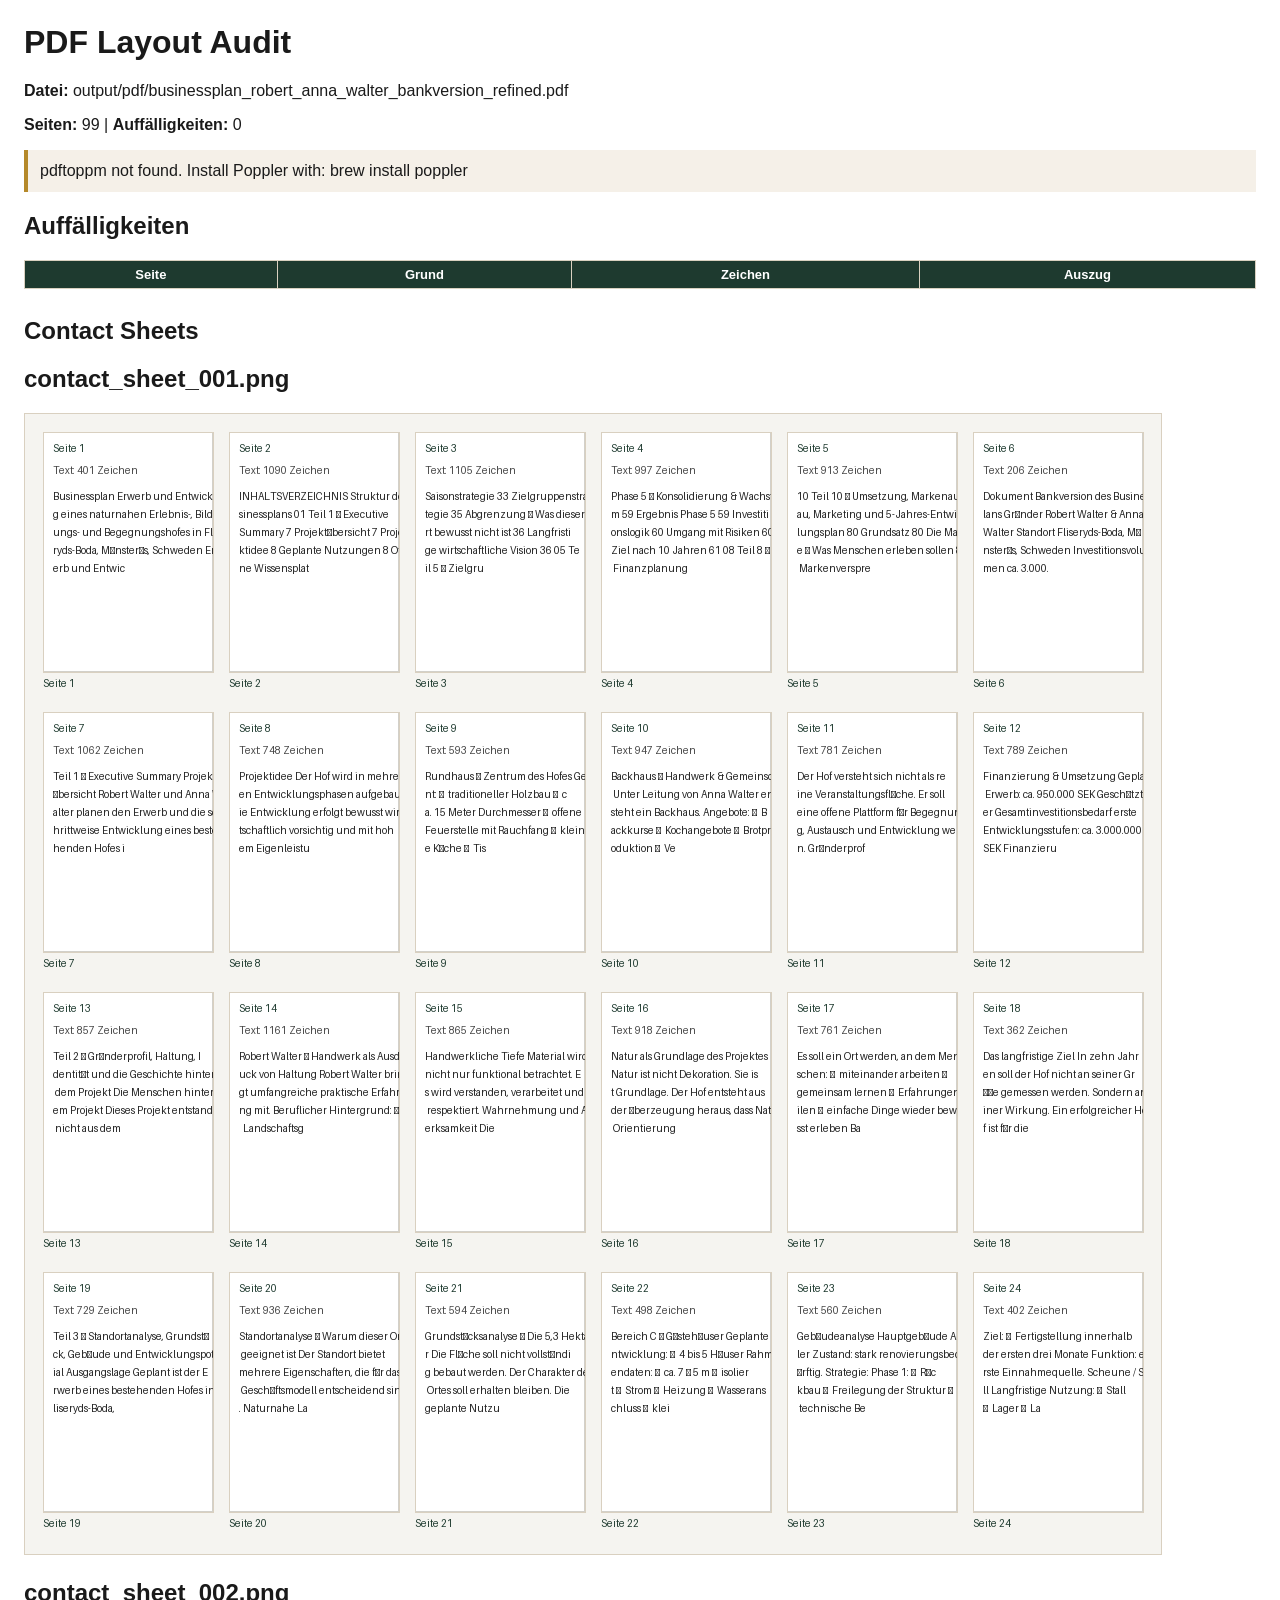
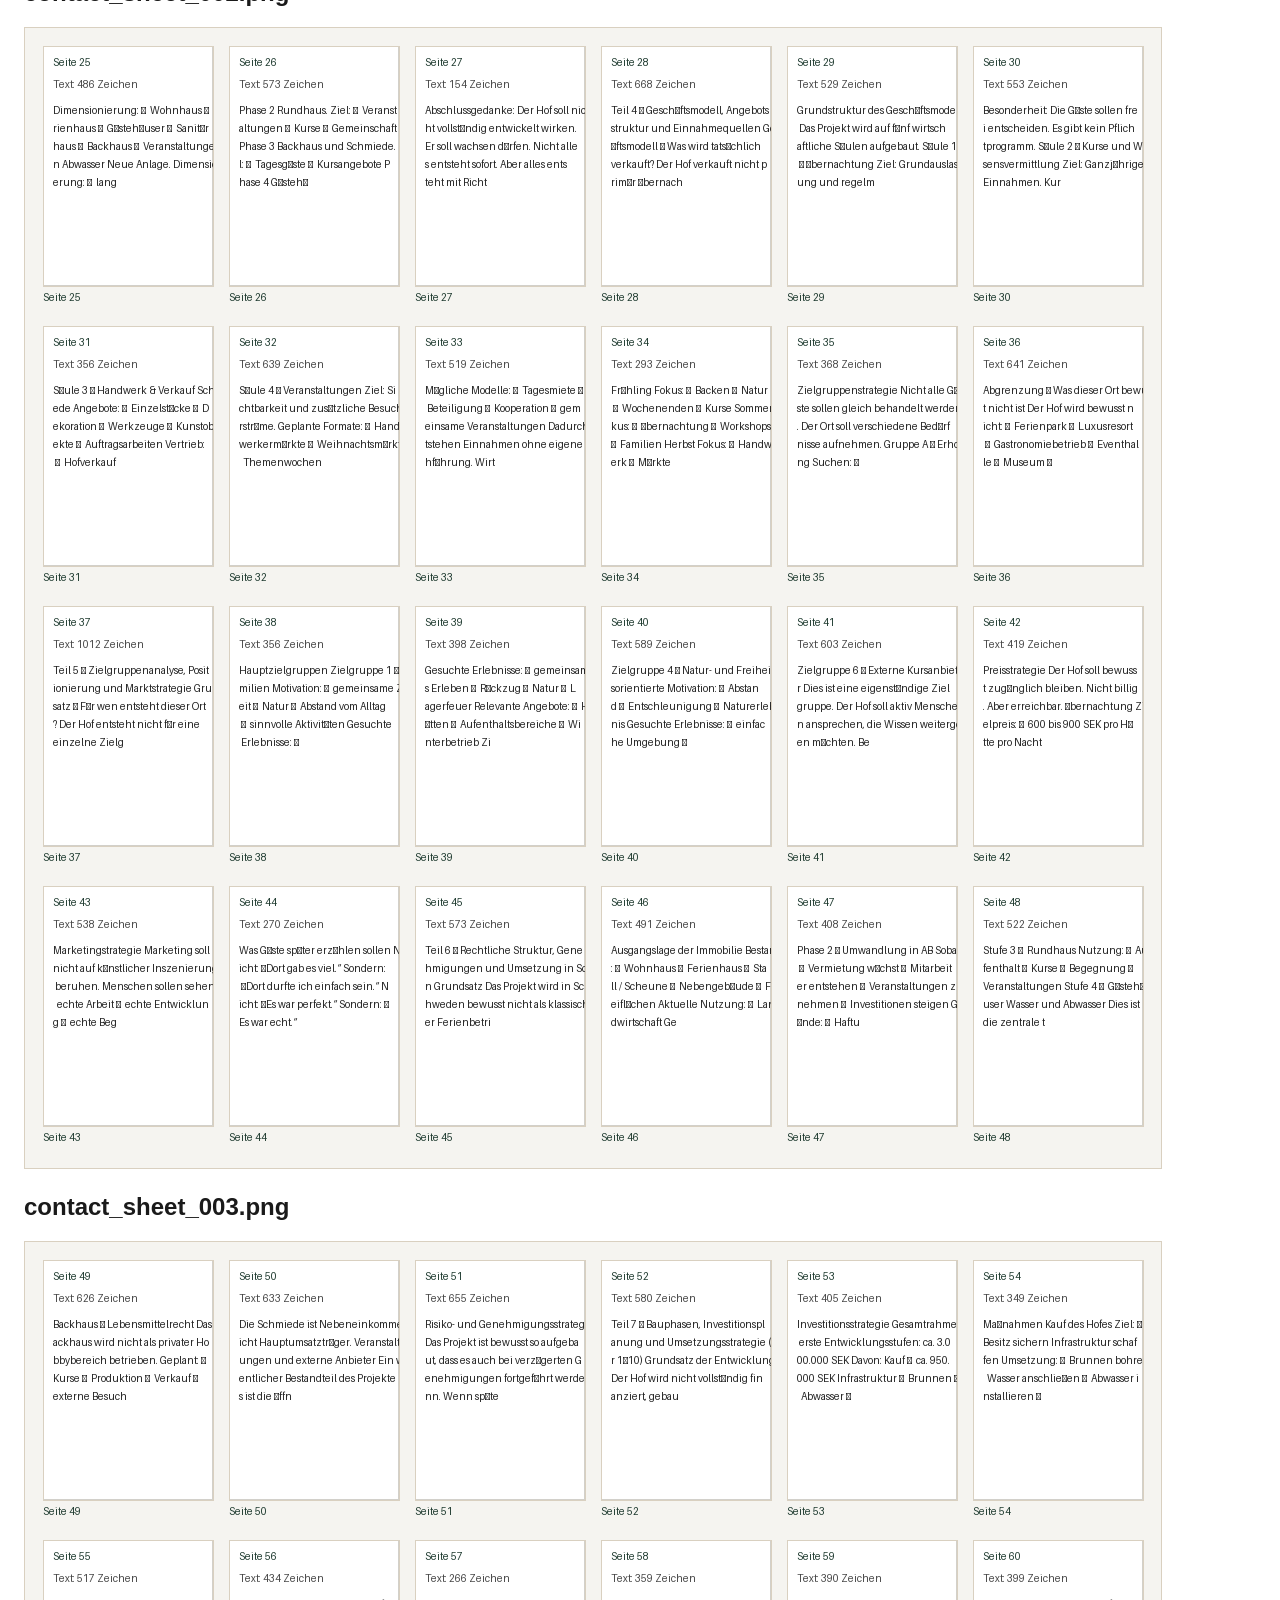
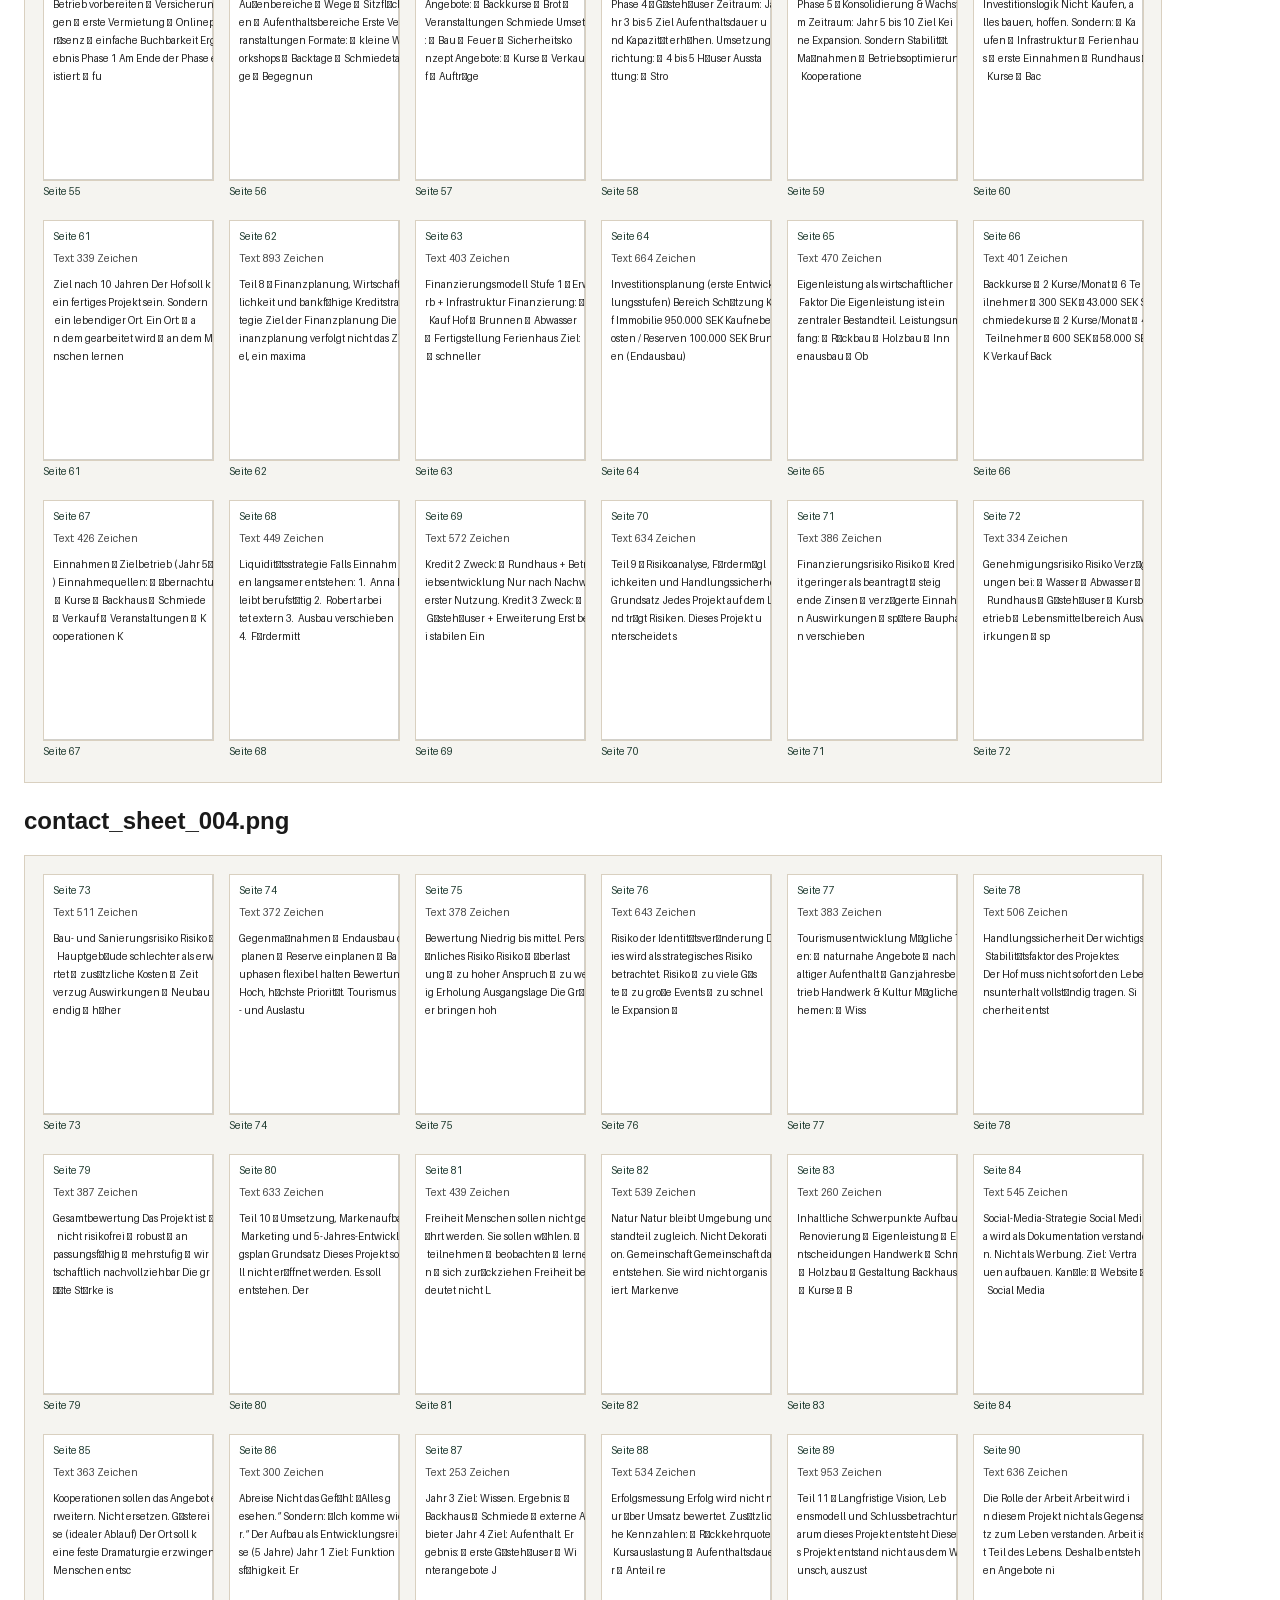
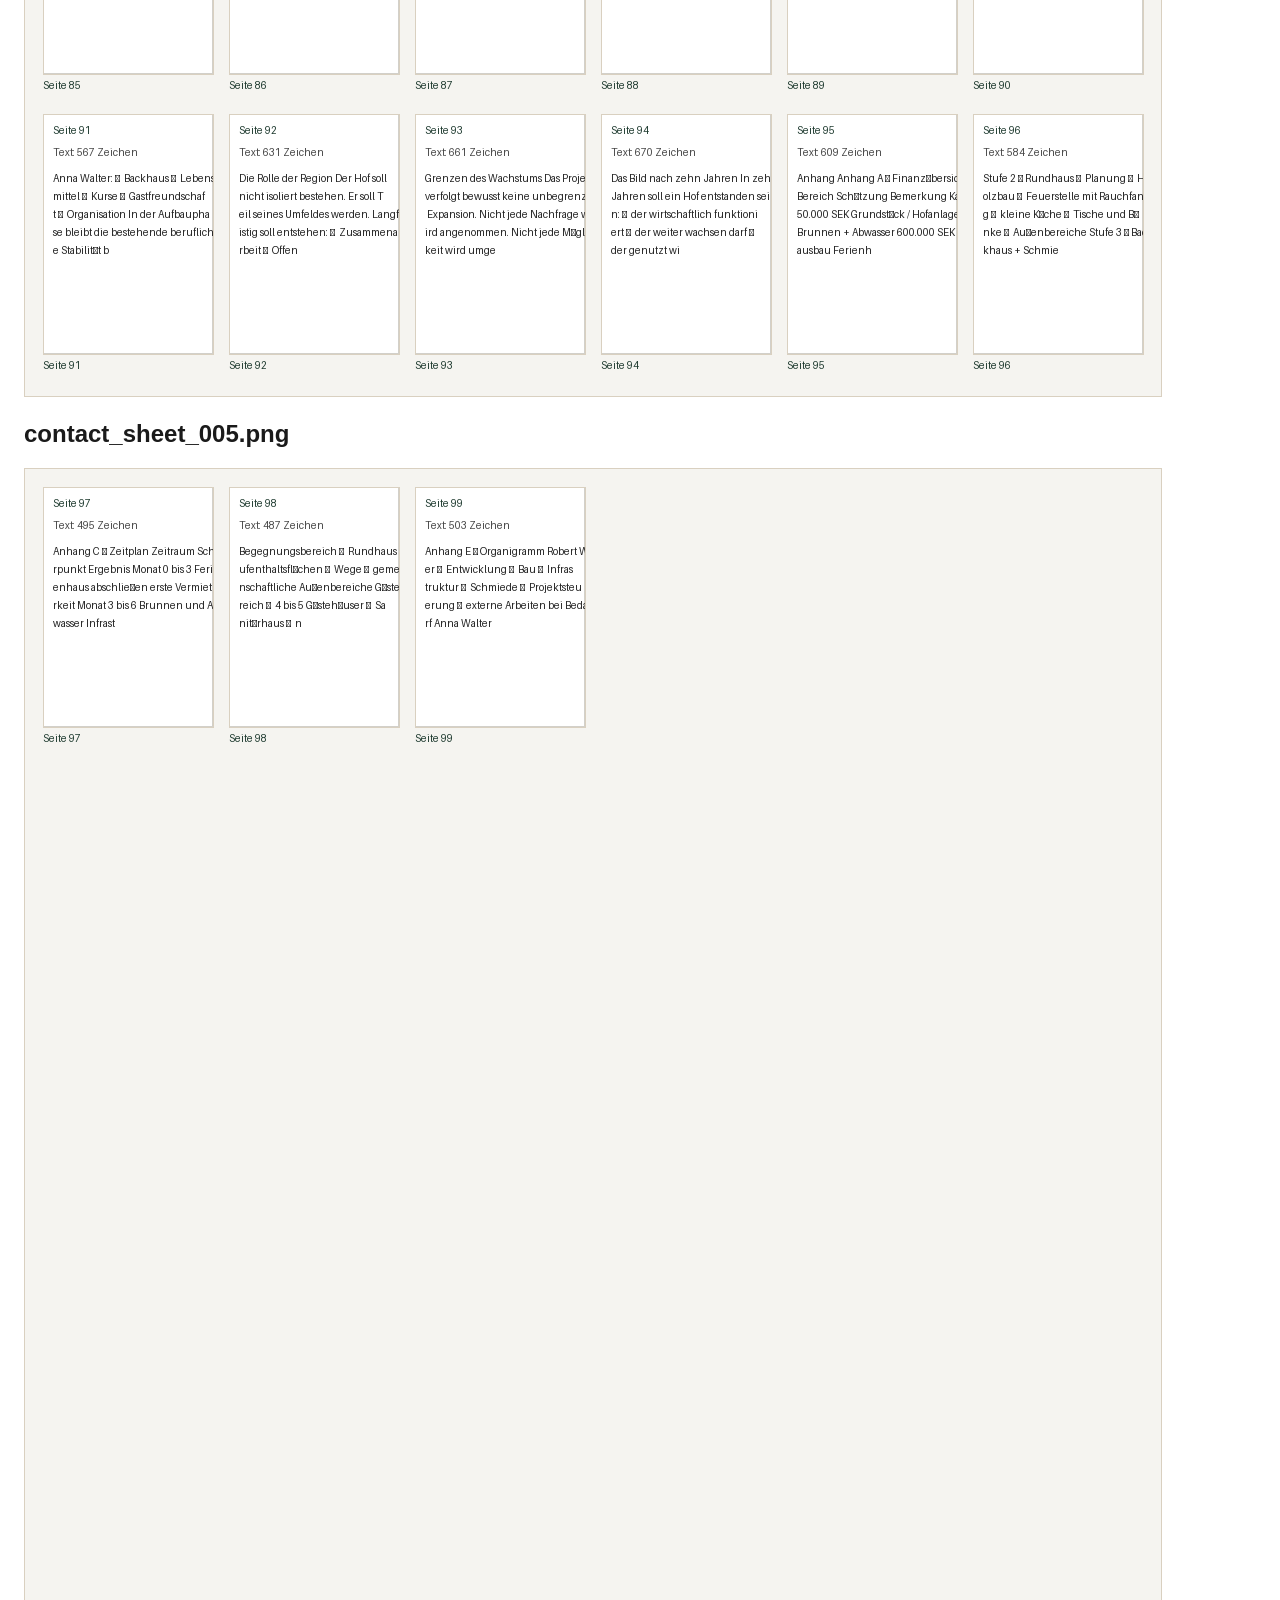
<file: tmp/pdf_qa/refined/report.html>
<!doctype html>
<html lang="de">
<head>
  <meta charset="utf-8">
  <title>PDF Layout Audit</title>
  <style>
    body { font-family: Helvetica, Arial, sans-serif; margin: 24px; color: #1A1A1A; }
    .warning { padding: 12px; background: #F5F0E8; border-left: 4px solid #B5892A; }
    table { border-collapse: collapse; width: 100%; margin: 16px 0 28px; }
    th, td { border: 1px solid #D9D0C0; padding: 6px 8px; vertical-align: top; font-size: 13px; }
    th { background: #1E3A2F; color: white; }
    img { max-width: 100%; border: 1px solid #D9D0C0; }
  </style>
</head>
<body>
  <h1>PDF Layout Audit</h1>
  <p><strong>Datei:</strong> output/pdf/businessplan_robert_anna_walter_bankversion_refined.pdf</p>
  <p><strong>Seiten:</strong> 99 | <strong>Auffälligkeiten:</strong> 0</p>
  <p class='warning'>pdftoppm not found. Install Poppler with: brew install poppler</p>
  <h2>Auffälligkeiten</h2>
  <table><thead><tr><th>Seite</th><th>Grund</th><th>Zeichen</th><th>Auszug</th></tr></thead><tbody></tbody></table>
  <h2>Contact Sheets</h2>
  <h2>contact_sheet_001.png</h2><img src="contact_sheet_001.png" alt="contact_sheet_001.png">
<h2>contact_sheet_002.png</h2><img src="contact_sheet_002.png" alt="contact_sheet_002.png">
<h2>contact_sheet_003.png</h2><img src="contact_sheet_003.png" alt="contact_sheet_003.png">
<h2>contact_sheet_004.png</h2><img src="contact_sheet_004.png" alt="contact_sheet_004.png">
<h2>contact_sheet_005.png</h2><img src="contact_sheet_005.png" alt="contact_sheet_005.png">
</body>
</html>
</file>
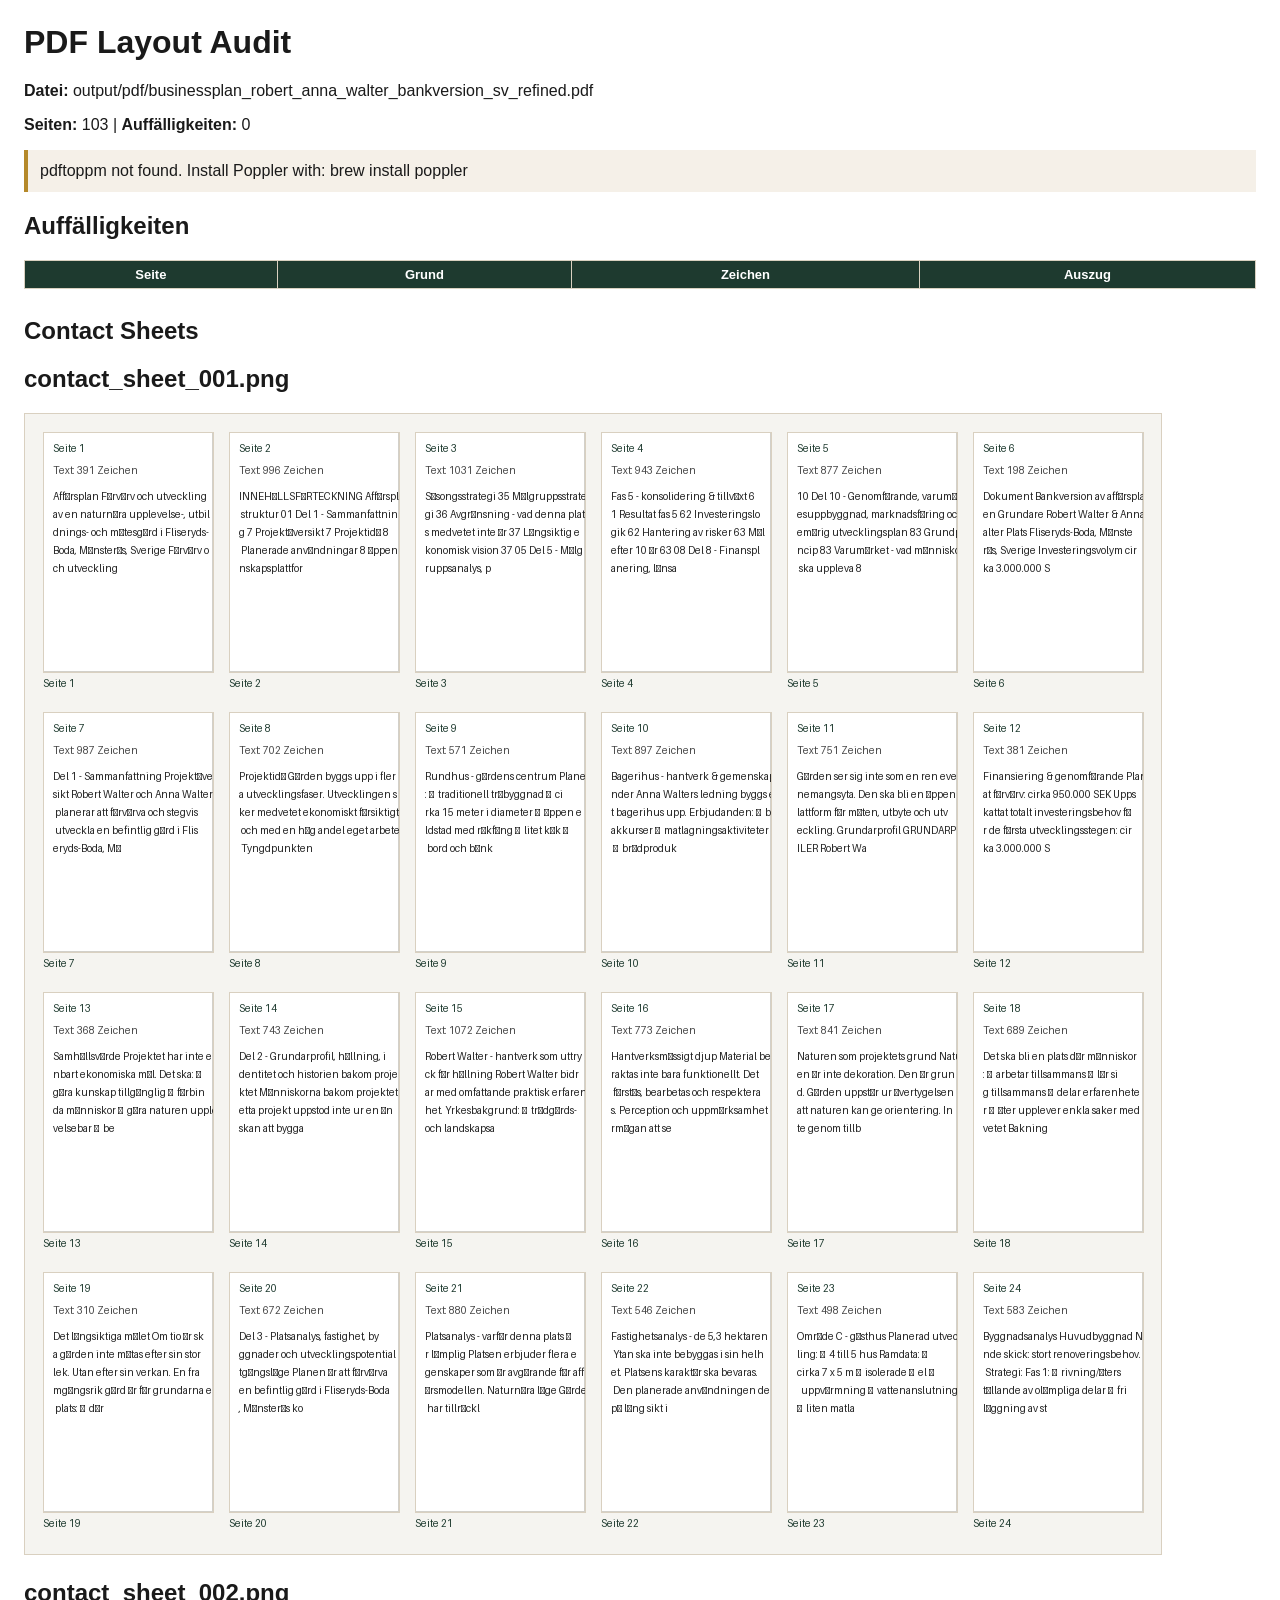
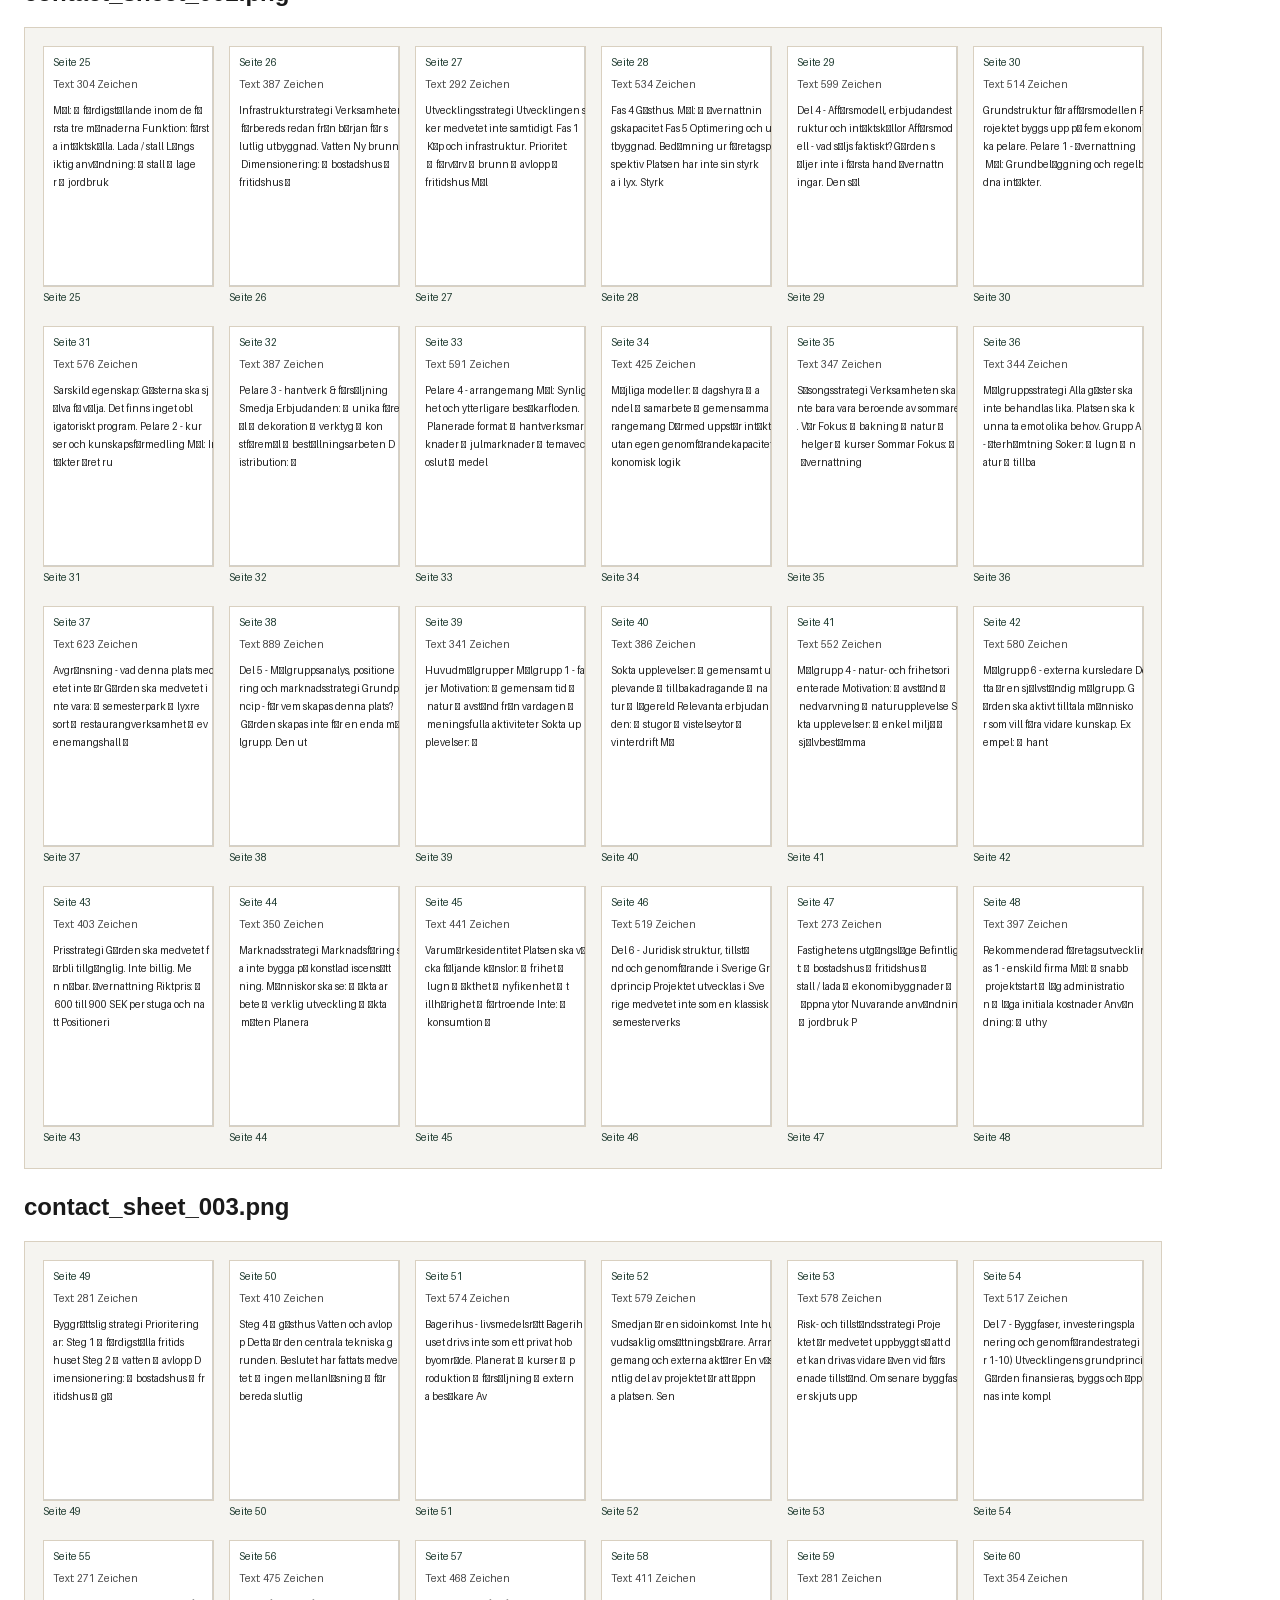
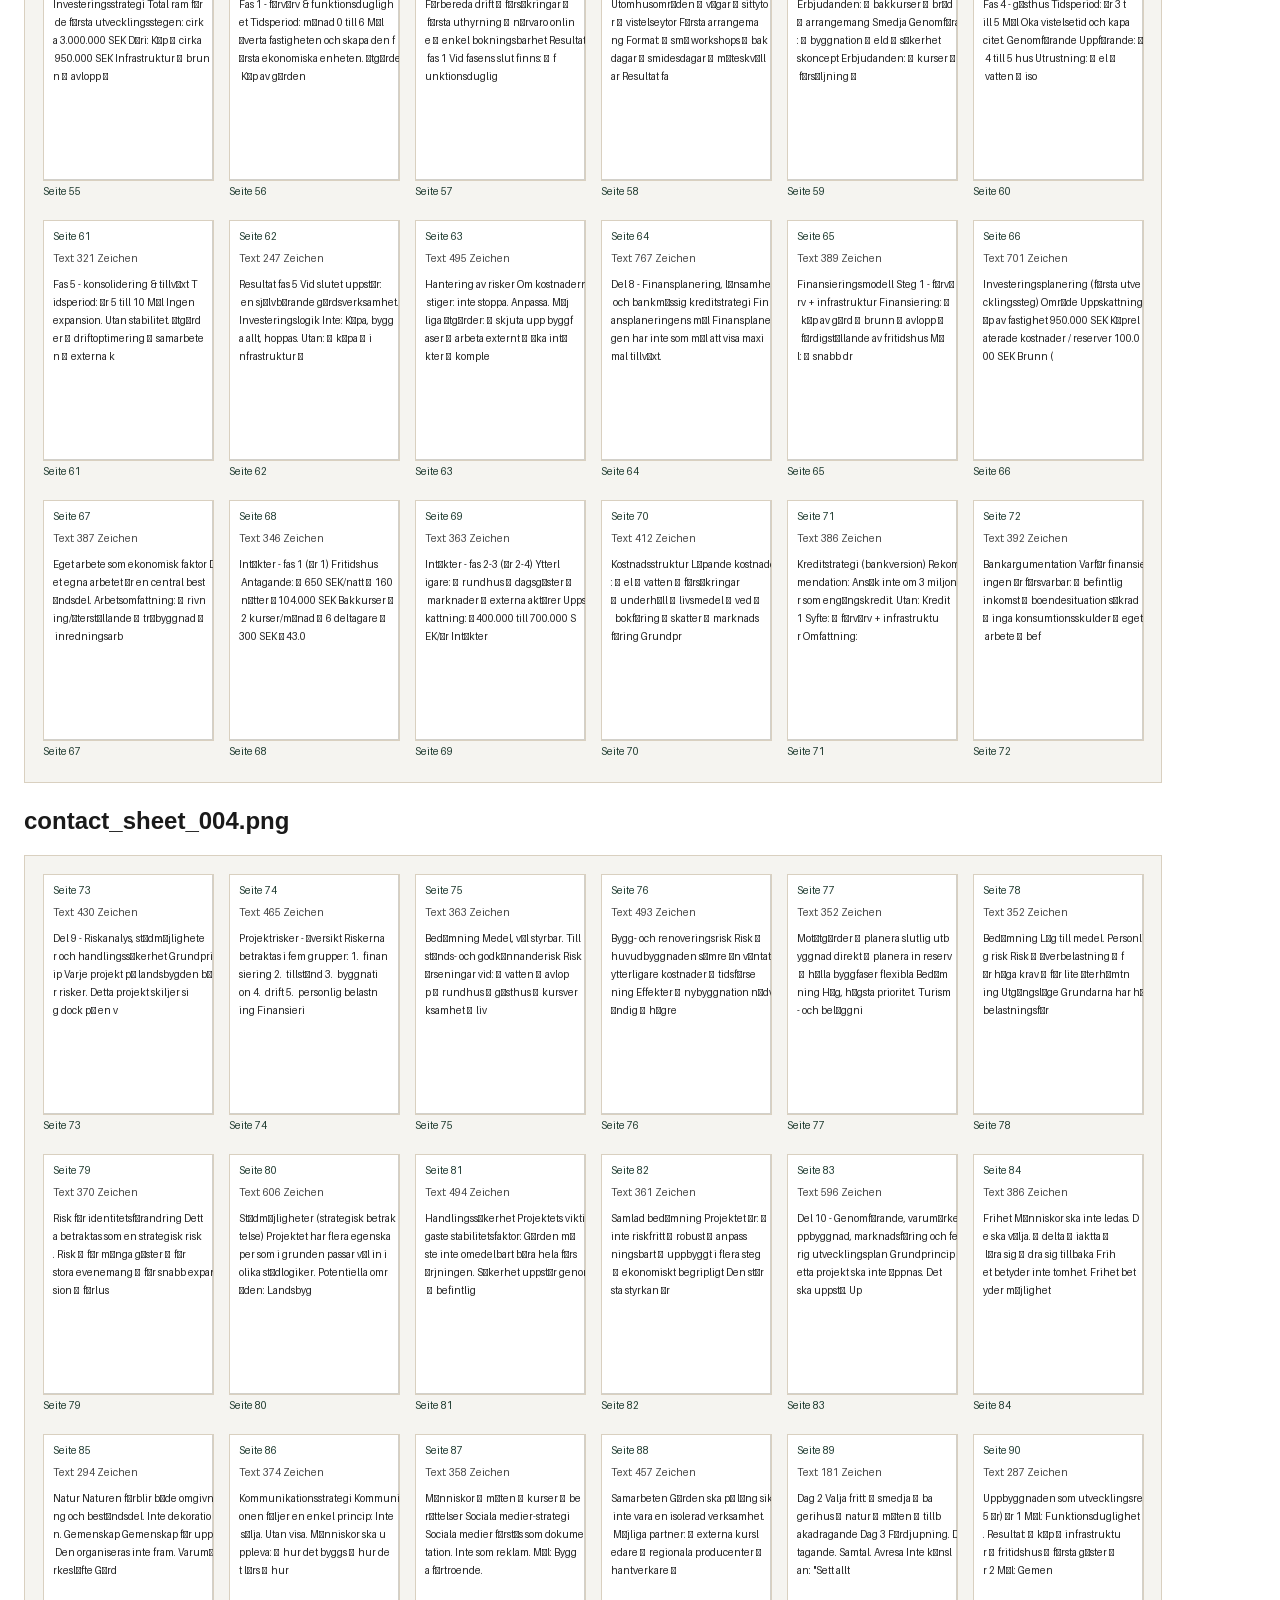
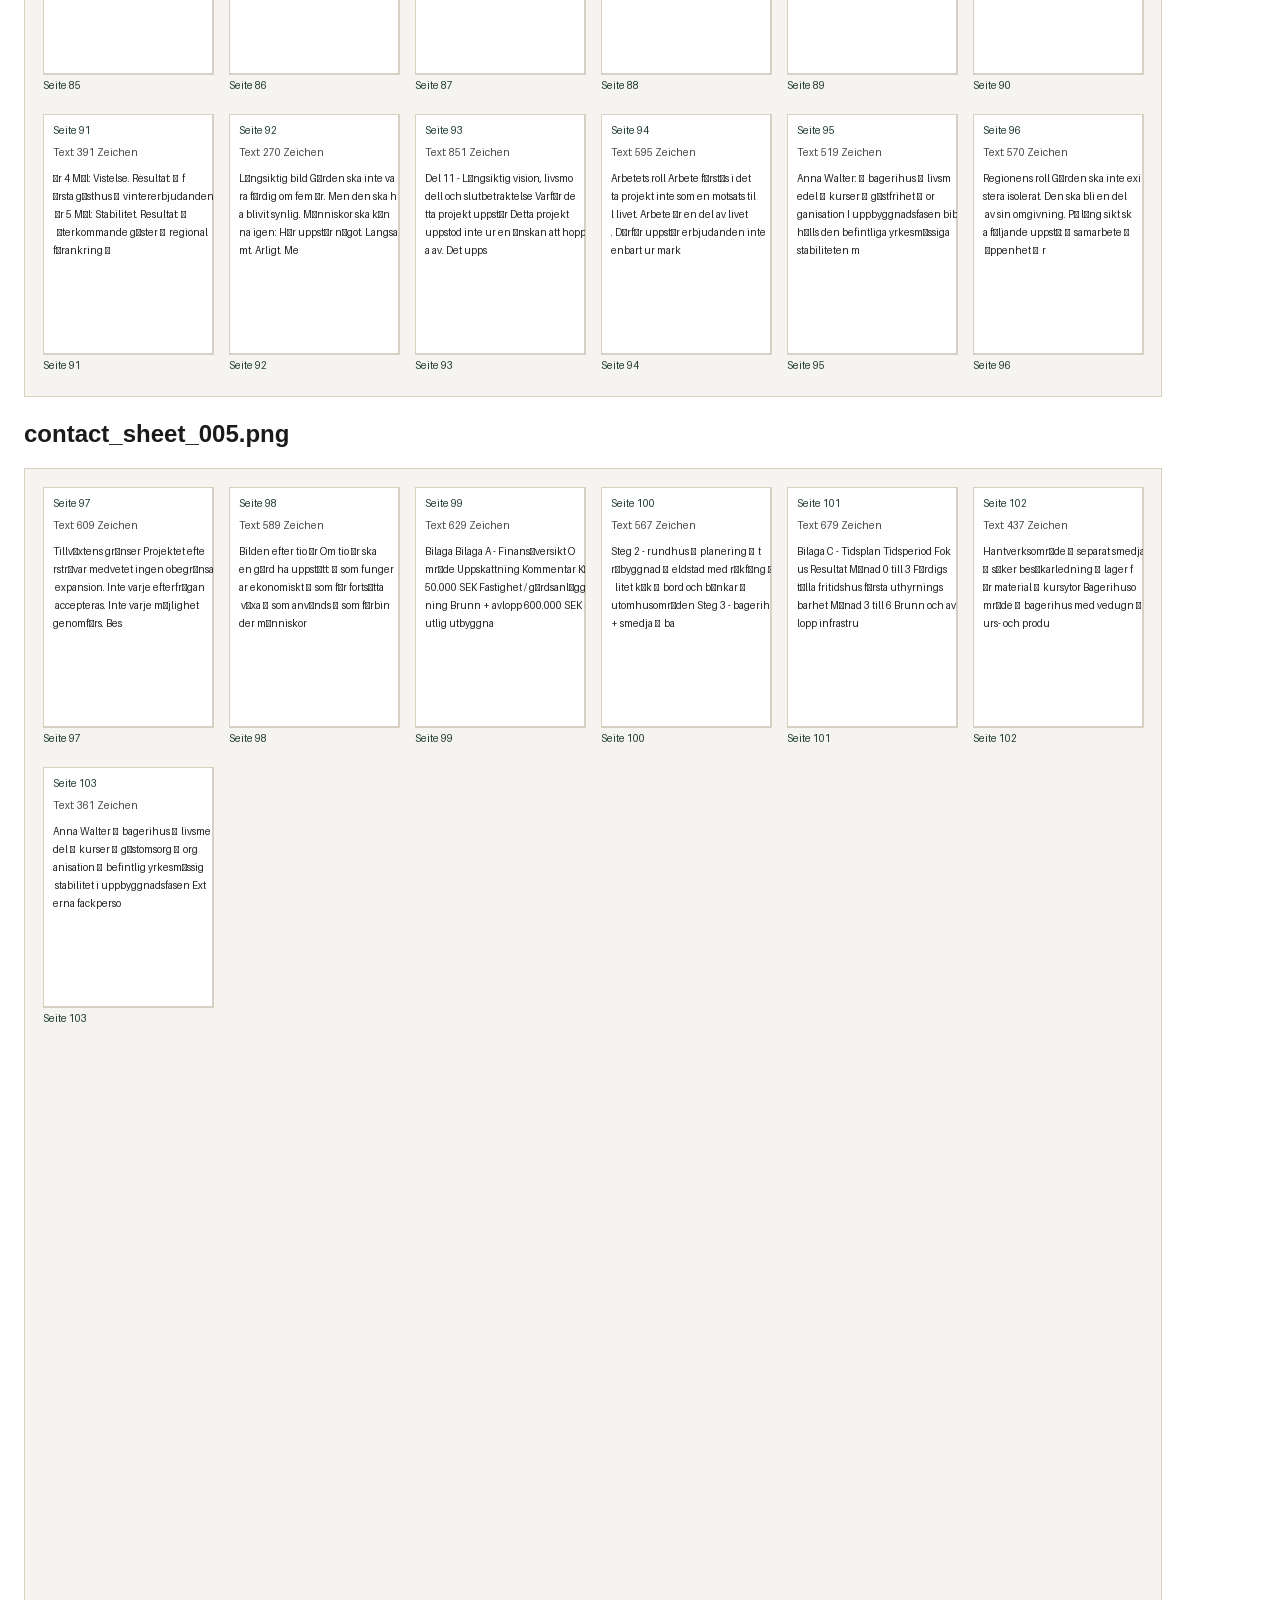
<file: tmp/pdf_qa/sv_refined/report.html>
<!doctype html>
<html lang="de">
<head>
  <meta charset="utf-8">
  <title>PDF Layout Audit</title>
  <style>
    body { font-family: Helvetica, Arial, sans-serif; margin: 24px; color: #1A1A1A; }
    .warning { padding: 12px; background: #F5F0E8; border-left: 4px solid #B5892A; }
    table { border-collapse: collapse; width: 100%; margin: 16px 0 28px; }
    th, td { border: 1px solid #D9D0C0; padding: 6px 8px; vertical-align: top; font-size: 13px; }
    th { background: #1E3A2F; color: white; }
    img { max-width: 100%; border: 1px solid #D9D0C0; }
  </style>
</head>
<body>
  <h1>PDF Layout Audit</h1>
  <p><strong>Datei:</strong> output/pdf/businessplan_robert_anna_walter_bankversion_sv_refined.pdf</p>
  <p><strong>Seiten:</strong> 103 | <strong>Auffälligkeiten:</strong> 0</p>
  <p class='warning'>pdftoppm not found. Install Poppler with: brew install poppler</p>
  <h2>Auffälligkeiten</h2>
  <table><thead><tr><th>Seite</th><th>Grund</th><th>Zeichen</th><th>Auszug</th></tr></thead><tbody></tbody></table>
  <h2>Contact Sheets</h2>
  <h2>contact_sheet_001.png</h2><img src="contact_sheet_001.png" alt="contact_sheet_001.png">
<h2>contact_sheet_002.png</h2><img src="contact_sheet_002.png" alt="contact_sheet_002.png">
<h2>contact_sheet_003.png</h2><img src="contact_sheet_003.png" alt="contact_sheet_003.png">
<h2>contact_sheet_004.png</h2><img src="contact_sheet_004.png" alt="contact_sheet_004.png">
<h2>contact_sheet_005.png</h2><img src="contact_sheet_005.png" alt="contact_sheet_005.png">
</body>
</html>
</file>
<file: styles.css>
:root {
  --forest: #18382f;
  --moss: #496f48;
  --leaf: #7f9a58;
  --ember: #b15f33;
  --copper: #cf8a3a;
  --cream: #f4eee1;
  --paper: #fbf8f0;
  --clay: #cfbfaa;
  --ink: #17201c;
  --muted: #6b756f;
  --line: rgba(23, 32, 28, 0.1);
  --line-soft: rgba(23, 32, 28, 0.07);
  --white: #fffdfa;
  --shadow: 0 24px 80px rgba(16, 26, 22, 0.14);
  --shadow-soft: 0 18px 54px rgba(16, 26, 22, 0.1);
  --max: 1180px;
}

* {
  box-sizing: border-box;
}

html {
  scroll-behavior: smooth;
}

[id] {
  scroll-margin-top: 84px;
}

body {
  margin: 0;
  background: var(--paper);
  color: var(--ink);
  font-family:
    Inter, ui-sans-serif, system-ui, -apple-system, BlinkMacSystemFont, "Segoe UI", sans-serif;
  font-size: 16px;
  line-height: 1.6;
  overflow-x: clip;
}

img {
  display: block;
  max-width: 100%;
}

a {
  color: inherit;
}

button,
a {
  -webkit-tap-highlight-color: transparent;
}

.sr-only {
  position: absolute;
  width: 1px;
  height: 1px;
  padding: 0;
  margin: -1px;
  overflow: hidden;
  clip: rect(0, 0, 0, 0);
  white-space: nowrap;
  border: 0;
}

.site-header {
  position: fixed;
  z-index: 30;
  top: 0;
  left: 0;
  width: 100%;
  min-height: 64px;
  display: flex;
  align-items: center;
  justify-content: space-between;
  gap: 22px;
  padding: 12px max(18px, calc((100vw - var(--max)) / 2)) 12px;
  border-bottom: 1px solid rgba(255, 253, 250, 0.14);
  background: linear-gradient(90deg, rgba(21, 49, 41, 0.9), rgba(24, 56, 47, 0.78));
  color: var(--white);
  box-shadow: 0 12px 36px rgba(13, 25, 21, 0.12);
  backdrop-filter: blur(18px);
}

.site-header.is-scrolled {
  background: rgba(24, 56, 47, 0.96);
  border-color: rgba(255, 253, 250, 0.1);
}

.brand {
  display: inline-flex;
  align-items: center;
  gap: 12px;
  text-decoration: none;
  min-width: 0;
}

.brand-mark {
  width: 34px;
  height: 34px;
  flex: 0 0 auto;
  border: 2px solid var(--copper);
  border-radius: 50%;
  position: relative;
}

.brand-mark::after {
  content: "";
  position: absolute;
  inset: 9px;
  border: 2px solid rgba(255, 253, 250, 0.82);
  border-radius: 50%;
  transform: translate(7px, 0);
}

.brand strong,
.brand small {
  display: block;
  overflow: hidden;
  text-overflow: ellipsis;
  white-space: nowrap;
}

.brand strong {
  font-size: 0.98rem;
  line-height: 1.1;
}

.brand small {
  margin-top: 2px;
  color: rgba(255, 253, 250, 0.74);
  font-size: 0.76rem;
}

.site-nav {
  display: flex;
  align-items: center;
  justify-content: flex-end;
  gap: 4px;
}

.site-nav a {
  padding: 10px 12px;
  border-radius: 6px;
  color: rgba(255, 253, 250, 0.84);
  font-size: 0.88rem;
  font-weight: 650;
  line-height: 1;
  text-decoration: none;
}

.site-nav a:hover,
.site-nav a:focus-visible {
  background: rgba(255, 253, 250, 0.13);
  color: var(--white);
  outline: none;
}

.nav-toggle {
  display: none;
  width: 44px;
  height: 44px;
  border: 0;
  border-radius: 6px;
  background: rgba(255, 253, 250, 0.12);
  color: var(--white);
  cursor: pointer;
}

.nav-toggle span:not(.sr-only) {
  display: block;
  width: 20px;
  height: 2px;
  margin: 4px auto;
  border-radius: 99px;
  background: currentColor;
}

.hero {
  position: relative;
  min-height: 92svh;
  overflow: hidden;
  background: var(--forest);
  color: var(--white);
}

.hero-media,
.hero-media img,
.hero-shade {
  position: absolute;
  inset: 0;
}

.hero-media img {
  width: 100%;
  height: 100%;
  object-fit: cover;
  object-position: center center;
}

.hero-shade {
  background:
    linear-gradient(90deg, rgba(17, 33, 28, 0.88) 0%, rgba(17, 33, 28, 0.58) 42%, rgba(17, 33, 28, 0.12) 74%),
    linear-gradient(0deg, rgba(17, 33, 28, 0.58), rgba(17, 33, 28, 0.06) 42%);
}

.hero-content {
  position: relative;
  z-index: 2;
  width: min(calc(100% - 40px), var(--max));
  min-height: 72svh;
  margin: 0 auto;
  padding: 148px 0 104px;
  display: flex;
  flex-direction: column;
  justify-content: center;
  align-items: flex-start;
}

.eyebrow {
  margin: 0 0 14px;
  color: var(--copper);
  font-size: 0.78rem;
  font-weight: 850;
  letter-spacing: 0;
  line-height: 1.1;
  text-transform: uppercase;
}

.hero h1,
.section h2,
.intro-band h2,
.cta-section h2 {
  margin: 0;
  font-family: Georgia, "Times New Roman", serif;
  font-weight: 700;
  letter-spacing: 0;
}

.hero h1 {
  max-width: 780px;
  font-size: clamp(3.05rem, 8vw, 6.8rem);
  line-height: 0.95;
  overflow-wrap: normal;
  text-wrap: balance;
}

.hero-copy {
  max-width: 650px;
  margin: 28px 0 0;
  color: rgba(255, 253, 250, 0.88);
  font-size: clamp(1.08rem, 2vw, 1.32rem);
  line-height: 1.55;
}

.hero-actions,
.cta-actions {
  display: flex;
  flex-wrap: wrap;
  gap: 12px;
  margin-top: 30px;
}

.button {
  display: inline-flex;
  align-items: center;
  justify-content: center;
  min-height: 46px;
  padding: 13px 18px;
  border-radius: 6px;
  border: 1px solid transparent;
  font-weight: 800;
  line-height: 1.1;
  text-decoration: none;
  transition: transform 160ms ease, background 160ms ease, border-color 160ms ease;
}

.button:hover,
.button:focus-visible {
  transform: translateY(-1px);
  outline: none;
}

.button-primary {
  background: var(--copper);
  color: #21130b;
}

.button-primary:hover,
.button-primary:focus-visible {
  background: #e2a14d;
}

.button-secondary {
  border-color: rgba(255, 253, 250, 0.3);
  color: var(--white);
  background: rgba(255, 253, 250, 0.1);
}

.button-secondary:hover,
.button-secondary:focus-visible {
  background: rgba(255, 253, 250, 0.17);
}

.button-secondary.on-light {
  border-color: rgba(23, 32, 28, 0.18);
  color: var(--ink);
  background: transparent;
}

.button-secondary.on-light:hover,
.button-secondary.on-light:focus-visible {
  background: rgba(23, 32, 28, 0.06);
}

.hero-facts {
  position: relative;
  z-index: 3;
  width: min(calc(100% - 40px), var(--max));
  margin: -72px auto 0;
  display: grid;
  grid-template-columns: repeat(3, minmax(0, 1fr));
  border: 1px solid rgba(255, 253, 250, 0.14);
  border-radius: 6px;
  overflow: hidden;
  background: rgba(24, 56, 47, 0.84);
  backdrop-filter: blur(14px);
}

.hero-facts div {
  min-height: 112px;
  padding: 22px 26px;
  border-right: 1px solid rgba(255, 253, 250, 0.1);
}

.hero-facts div:last-child {
  border-right: 0;
}

.hero-facts strong {
  display: block;
  font-family: Georgia, "Times New Roman", serif;
  font-size: clamp(2rem, 4vw, 3.4rem);
  line-height: 0.95;
}

.hero-facts span {
  display: block;
  margin-top: 10px;
  color: rgba(255, 253, 250, 0.78);
  font-size: 0.95rem;
}

.section,
.intro-band {
  padding: 112px 0;
}

.section-inner {
  width: min(calc(100% - 40px), var(--max));
  margin: 0 auto;
}

.intro-band {
  border-bottom: 1px solid var(--line);
  background: #fff8e8;
}

.intro-grid {
  display: grid;
  grid-template-columns: minmax(0, 0.9fr) minmax(0, 1.1fr);
  gap: clamp(36px, 7vw, 92px);
  align-items: start;
}

.intro-band h2,
.section h2,
.cta-section h2 {
  color: var(--forest);
  font-size: clamp(2.15rem, 4.8vw, 4.4rem);
  line-height: 1.02;
  text-wrap: balance;
}

.intro-copy {
  color: #303c37;
  font-size: 1.08rem;
}

.intro-copy p,
.place-grid p,
.people-copy p,
.cta-grid p,
.section-heading > p,
.section-heading.split > p {
  margin: 0;
}

.intro-copy p + p,
.people-copy p + p {
  margin-top: 18px;
}

.section-heading {
  max-width: 740px;
  margin-bottom: 42px;
}

.section-heading.split {
  max-width: none;
  display: grid;
  grid-template-columns: minmax(0, 0.88fr) minmax(260px, 0.62fr);
  gap: 48px;
  align-items: end;
}

.section-heading.split > p {
  color: var(--muted);
  font-size: 1.02rem;
}

.value-strip {
  display: grid;
  grid-template-columns: repeat(4, minmax(0, 1fr));
  border-top: 1px solid var(--line);
  border-bottom: 1px solid var(--line);
}

.value-strip article {
  min-height: 245px;
  padding: 28px 24px;
  border-right: 1px solid var(--line);
}

.value-strip article:last-child {
  border-right: 0;
}

.value-strip span,
.journey span,
.finance-grid span,
.phase-kicker {
  display: block;
  color: var(--ember);
  font-size: 0.78rem;
  font-weight: 850;
  letter-spacing: 0;
  text-transform: uppercase;
}

.value-strip h3,
.offer-card h3,
.profile-list h3,
.journey h3,
.phase-panel h3,
.map-zone strong {
  margin: 14px 0 8px;
  color: var(--forest);
  font-size: 1.2rem;
  line-height: 1.15;
}

.value-strip p,
.offer-card p,
.profile-list p,
.journey p,
.finance-grid p,
.phase-panel p,
.map-zone span {
  margin: 0;
  color: var(--muted);
}

.section-warm {
  background: #efe3cf;
}

.offer-grid {
  display: grid;
  grid-template-columns: repeat(3, minmax(0, 1fr));
  gap: 16px;
}

.offer-card {
  min-height: 270px;
  padding: 26px;
  border: 1px solid var(--line-soft);
  border-radius: 6px;
  background: rgba(255, 253, 250, 0.76);
  box-shadow: var(--shadow-soft);
}

.offer-card.large {
  grid-row: span 2;
  min-height: 100%;
  display: flex;
  flex-direction: column;
  justify-content: flex-end;
  background:
    linear-gradient(180deg, rgba(24, 56, 47, 0.05), rgba(18, 43, 36, 0.88)),
    url("assets/roundhouse-gathering.png") center / cover,
    var(--forest);
  color: var(--white);
}

.offer-card.large h3,
.offer-card.large p {
  color: var(--white);
}

.offer-card.large p {
  color: rgba(255, 253, 250, 0.78);
}

.offer-icon {
  width: 42px;
  height: 42px;
  display: grid;
  place-items: center;
  border-radius: 50%;
  background: var(--forest);
  color: var(--white);
  font-family: Georgia, "Times New Roman", serif;
  font-weight: 800;
}

.offer-card.large .offer-icon {
  background: var(--copper);
  color: #21130b;
}

.visual-section {
  background:
    linear-gradient(180deg, rgba(251, 248, 240, 0), rgba(225, 216, 198, 0.46)),
    var(--paper);
}

.visual-grid {
  display: grid;
  grid-template-columns: 1.15fr 0.85fr 0.85fr;
  grid-auto-rows: 260px;
  gap: 16px;
}

.visual-card {
  position: relative;
  min-height: 0;
  margin: 0;
  overflow: hidden;
  border-radius: 6px;
  background: var(--forest);
  box-shadow: var(--shadow-soft);
}

.visual-card::after {
  content: "";
  position: absolute;
  inset: 0;
  background: linear-gradient(180deg, rgba(12, 23, 19, 0.02) 40%, rgba(12, 23, 19, 0.76));
  pointer-events: none;
}

.visual-card img {
  width: 100%;
  height: 100%;
  object-fit: cover;
  transition: transform 700ms ease;
}

.visual-card:hover img {
  transform: scale(1.025);
}

.visual-card figcaption {
  position: absolute;
  z-index: 1;
  left: 22px;
  right: 22px;
  bottom: 20px;
  color: var(--white);
}

.visual-card figcaption span {
  display: block;
  margin-bottom: 5px;
  color: #e8ad58;
  font-size: 0.78rem;
  font-weight: 850;
  text-transform: uppercase;
}

.visual-card figcaption strong {
  display: block;
  font-family: Georgia, "Times New Roman", serif;
  font-size: clamp(1.3rem, 2.3vw, 2rem);
  line-height: 1.04;
}

.visual-card-large {
  grid-row: span 2;
}

.visual-card-wide {
  grid-column: span 2;
}

.place-grid,
.people-grid,
.cta-grid,
.guest-grid {
  display: grid;
  grid-template-columns: minmax(0, 0.86fr) minmax(0, 1.14fr);
  gap: clamp(36px, 7vw, 86px);
  align-items: center;
}

.place-grid p,
.people-copy p,
.cta-grid p {
  color: var(--muted);
  font-size: 1.04rem;
}

.site-map {
  position: relative;
  min-height: 520px;
  border: 1px solid var(--line-soft);
  border-radius: 6px;
  background:
    radial-gradient(circle at 18% 24%, rgba(127, 154, 88, 0.26) 0 16%, transparent 17%),
    radial-gradient(circle at 78% 28%, rgba(207, 138, 58, 0.22) 0 13%, transparent 14%),
    linear-gradient(140deg, #d9dfc8, #edf0db 44%, #c9d1ac);
  overflow: hidden;
  box-shadow: var(--shadow);
}

.site-map::before {
  content: "";
  position: absolute;
  inset: 50% -20% auto 18%;
  height: 16px;
  border-radius: 99px;
  background: rgba(129, 109, 82, 0.28);
  transform: rotate(-14deg);
}

.map-zone {
  position: absolute;
  width: min(230px, 42%);
  padding: 18px;
  border: 1px solid var(--line-soft);
  border-radius: 6px;
  background: rgba(255, 253, 250, 0.84);
  box-shadow: 0 16px 42px rgba(23, 32, 28, 0.14);
}

.map-zone strong {
  display: block;
  margin: 0 0 7px;
  font-size: 1rem;
}

.map-zone span {
  display: block;
  font-size: 0.91rem;
  line-height: 1.35;
}

.zone-center {
  left: 8%;
  top: 10%;
}

.zone-gather {
  right: 10%;
  top: 28%;
}

.zone-guests {
  left: 13%;
  bottom: 15%;
}

.zone-nature {
  right: 8%;
  bottom: 9%;
}

.section-dark {
  background: var(--forest);
  color: var(--white);
}

.section-dark .eyebrow,
.section-dark .phase-kicker {
  color: #e3a854;
}

.section-dark h2,
.section-dark .phase-panel h3 {
  color: var(--white);
}

.section-dark .section-heading.split > p,
.section-dark .phase-panel p,
.section-dark .phase-panel li,
.section-dark .finance-grid p {
  color: rgba(255, 253, 250, 0.72);
}

.roadmap {
  display: grid;
  grid-template-columns: 310px minmax(0, 1fr);
  border: 1px solid rgba(255, 253, 250, 0.1);
  border-radius: 6px;
  overflow: hidden;
  background: rgba(255, 253, 250, 0.06);
}

.phase-tabs {
  display: grid;
  align-content: stretch;
  border-right: 1px solid rgba(255, 253, 250, 0.1);
}

.phase-tab {
  min-height: 72px;
  padding: 18px 22px;
  border: 0;
  border-bottom: 1px solid rgba(255, 253, 250, 0.08);
  background: transparent;
  color: rgba(255, 253, 250, 0.76);
  font: inherit;
  font-weight: 800;
  text-align: left;
  cursor: pointer;
}

.phase-tab:last-child {
  border-bottom: 0;
}

.phase-tab.is-active,
.phase-tab:hover,
.phase-tab:focus-visible {
  background: rgba(255, 253, 250, 0.12);
  color: var(--white);
  outline: none;
}

.phase-panel {
  min-height: 360px;
  padding: clamp(28px, 5vw, 54px);
}

.phase-panel h3 {
  margin: 12px 0 16px;
  max-width: 720px;
  font-family: Georgia, "Times New Roman", serif;
  font-size: clamp(1.8rem, 3.2vw, 3rem);
  letter-spacing: 0;
}

.phase-panel p {
  max-width: 760px;
  font-size: 1.06rem;
}

.phase-panel ul {
  display: grid;
  grid-template-columns: repeat(3, minmax(0, 1fr));
  gap: 12px;
  padding: 0;
  margin: 30px 0 0;
  list-style: none;
}

.phase-panel li {
  min-height: 96px;
  padding: 16px;
  border: 1px solid rgba(255, 253, 250, 0.1);
  border-radius: 6px;
  background: rgba(255, 253, 250, 0.07);
}

.finance-grid {
  display: grid;
  grid-template-columns: repeat(3, minmax(0, 1fr));
  gap: 14px;
  margin-top: 22px;
}

.finance-grid div {
  min-height: 170px;
  padding: 22px;
  border: 1px solid rgba(255, 253, 250, 0.1);
  border-radius: 6px;
  background: rgba(255, 253, 250, 0.08);
}

.finance-grid strong {
  display: block;
  margin: 12px 0 10px;
  color: var(--white);
  font-family: Georgia, "Times New Roman", serif;
  font-size: clamp(1.7rem, 2.8vw, 2.45rem);
  line-height: 1;
}

.people-grid {
  align-items: stretch;
}

.people-copy {
  align-self: center;
}

.profile-list {
  display: grid;
  grid-template-columns: repeat(2, minmax(0, 1fr));
  gap: 16px;
}

.profile-list article {
  min-height: 330px;
  display: flex;
  flex-direction: column;
  justify-content: flex-end;
  padding: 26px;
  border-radius: 6px;
  color: var(--white);
  background:
    linear-gradient(180deg, rgba(23, 32, 28, 0.06), rgba(23, 32, 28, 0.9)),
    linear-gradient(135deg, var(--moss), var(--forest));
}

.profile-list article:nth-child(2) {
  background:
    linear-gradient(180deg, rgba(23, 32, 28, 0.08), rgba(23, 32, 28, 0.84)),
    linear-gradient(135deg, var(--ember), #5e3928);
}

.profile-list h3,
.profile-list p {
  color: var(--white);
}

.profile-list p {
  color: rgba(255, 253, 250, 0.78);
}

.guest-grid {
  grid-template-columns: minmax(0, 0.7fr) minmax(0, 1.3fr);
  align-items: start;
}

.journey {
  display: grid;
  grid-template-columns: repeat(3, minmax(0, 1fr));
  gap: 14px;
}

.journey article {
  min-height: 240px;
  padding: 24px;
  border: 1px solid var(--line-soft);
  border-radius: 6px;
  background: rgba(255, 253, 250, 0.72);
}

.cta-section {
  padding: 116px 0;
  background: var(--paper);
}

.cta-grid {
  align-items: center;
}

.document-preview {
  margin: 0;
  padding: 18px;
  border: 1px solid var(--line);
  border-radius: 6px;
  background: #ffffff;
  box-shadow: var(--shadow);
}

.document-preview img {
  width: 100%;
  max-height: 620px;
  object-fit: contain;
  border-radius: 6px;
  background: #d6d4cd;
}

.document-preview figcaption {
  margin-top: 12px;
  color: var(--muted);
  font-size: 0.9rem;
}

.site-footer {
  padding: 34px 0;
  border-top: 1px solid var(--line);
  background: #ffffff;
}

.footer-grid {
  display: flex;
  justify-content: space-between;
  gap: 24px;
  align-items: center;
}

.footer-grid strong,
.footer-grid span {
  display: block;
}

.footer-grid span {
  color: var(--muted);
  font-size: 0.94rem;
}

.footer-grid a {
  color: var(--forest);
  font-weight: 800;
  text-decoration: none;
}

@media (max-width: 980px) {
  .site-header {
    top: 0;
    width: 100%;
    padding: 10px 14px;
  }

  .nav-toggle {
    display: inline-block;
  }

  .site-nav {
    position: absolute;
    top: calc(100% + 8px);
    right: 0;
    width: min(330px, calc(100vw - 20px));
    display: none;
    padding: 8px;
    border: 1px solid rgba(255, 253, 250, 0.18);
    border-radius: 6px;
    background: rgba(24, 56, 47, 0.97);
    box-shadow: 0 18px 42px rgba(13, 25, 21, 0.24);
  }

  .site-nav.is-open {
    display: grid;
  }

  .site-nav a {
    padding: 14px;
  }

  .hero-content {
    padding-top: 138px;
  }

  .hero-facts,
  .value-strip,
  .offer-grid,
  .finance-grid,
  .journey,
  .profile-list {
    grid-template-columns: 1fr 1fr;
  }

  .hero-facts div:nth-child(2),
  .value-strip article:nth-child(2) {
    border-right: 0;
  }

  .hero-facts div:last-child {
    grid-column: 1 / -1;
    border-top: 1px solid rgba(255, 253, 250, 0.16);
  }

  .value-strip article {
    border-bottom: 1px solid var(--line);
  }

  .value-strip article:nth-last-child(-n + 2) {
    border-bottom: 0;
  }

  .offer-card.large {
    grid-row: auto;
    grid-column: 1 / -1;
    min-height: 320px;
  }

  .visual-grid {
    grid-template-columns: 1fr 1fr;
    grid-auto-rows: 250px;
  }

  .visual-card-large,
  .visual-card-wide {
    grid-column: span 2;
    grid-row: span 1;
  }

  .intro-grid,
  .section-heading.split,
  .place-grid,
  .people-grid,
  .cta-grid,
  .guest-grid {
    grid-template-columns: 1fr;
  }

  .roadmap {
    grid-template-columns: 1fr;
  }

  .phase-tabs {
    grid-template-columns: repeat(5, minmax(150px, 1fr));
    overflow-x: auto;
    border-right: 0;
    border-bottom: 1px solid rgba(255, 253, 250, 0.16);
  }

  .phase-tab {
    min-height: 64px;
    border-bottom: 0;
    border-right: 1px solid rgba(255, 253, 250, 0.12);
    white-space: nowrap;
  }

  .phase-panel ul {
    grid-template-columns: 1fr;
  }
}

@media (max-width: 660px) {
  body {
    font-size: 15px;
  }

  .site-header {
    min-height: 58px;
    padding: 9px 10px 9px 12px;
  }

  .brand-mark {
    width: 28px;
    height: 28px;
  }

  .brand-mark::after {
    inset: 7px;
    transform: translate(6px, 0);
  }

  .brand strong {
    max-width: 180px;
    font-size: 0.9rem;
  }

  .brand small {
    max-width: 180px;
  }

  .hero {
    min-height: 90svh;
  }

  .hero-shade {
    background:
      linear-gradient(90deg, rgba(17, 33, 28, 0.9), rgba(17, 33, 28, 0.64)),
      linear-gradient(0deg, rgba(17, 33, 28, 0.64), rgba(17, 33, 28, 0.06));
  }

  .hero-content {
    width: min(calc(100% - 28px), var(--max));
    padding: 110px 0 98px;
  }

  .hero h1 {
    max-width: 100%;
    font-size: clamp(2.3rem, 12vw, 3.05rem);
    line-height: 0.98;
    text-wrap: wrap;
  }

  .hero h1 span {
    display: block;
  }

  .hero-copy {
    margin-top: 22px;
    max-width: 32ch;
  }

  .hero-actions,
  .cta-actions {
    width: 100%;
  }

  .hero-actions {
    max-width: 32ch;
  }

  .button {
    width: 100%;
  }

  .hero-facts {
    width: min(calc(100% - 28px), var(--max));
    grid-template-columns: 1fr;
    margin-top: -62px;
  }

  .hero-facts div,
  .hero-facts div:nth-child(2),
  .hero-facts div:last-child {
    min-height: 96px;
    border-right: 0;
    border-top: 1px solid rgba(255, 253, 250, 0.16);
  }

  .hero-facts div:first-child {
    border-top: 0;
  }

  .section,
  .intro-band,
  .cta-section {
    padding: 76px 0;
  }

  .section-inner {
    width: min(calc(100% - 28px), var(--max));
  }

  .intro-band h2,
  .section h2,
  .cta-section h2 {
    font-size: clamp(2.05rem, 12vw, 3rem);
  }

  .value-strip,
  .offer-grid,
  .finance-grid,
  .journey,
  .profile-list {
    grid-template-columns: 1fr;
  }

  .value-strip article,
  .value-strip article:nth-child(2),
  .value-strip article:nth-last-child(-n + 2) {
    min-height: auto;
    border-right: 0;
    border-bottom: 1px solid var(--line);
  }

  .value-strip article:last-child {
    border-bottom: 0;
  }

  .offer-card,
  .offer-card.large,
  .profile-list article,
  .journey article,
  .finance-grid div {
    min-height: auto;
  }

  .visual-grid {
    grid-template-columns: 1fr;
    grid-auto-rows: 310px;
  }

  .visual-card-large,
  .visual-card-wide {
    grid-column: auto;
  }

  .site-map {
    min-height: 610px;
  }

  .map-zone {
    width: calc(100% - 36px);
    left: 18px;
    right: 18px;
  }

  .zone-center {
    top: 22px;
  }

  .zone-gather {
    top: 162px;
  }

  .zone-guests {
    bottom: 162px;
  }

  .zone-nature {
    bottom: 22px;
  }

  .phase-panel {
    padding: 24px;
  }

  .phase-panel h3 {
    font-size: clamp(1.8rem, 10vw, 2.45rem);
  }

  .footer-grid {
    display: grid;
  }
}

@media (prefers-reduced-motion: reduce) {
  html {
    scroll-behavior: auto;
  }

  .button {
    transition: none;
  }
}
</file>
<file: output/website/styles.css>
:root {
  --forest: #18382f;
  --moss: #496f48;
  --leaf: #7f9a58;
  --ember: #b15f33;
  --copper: #cf8a3a;
  --cream: #f4eee1;
  --paper: #fbf8f0;
  --clay: #cfbfaa;
  --ink: #17201c;
  --muted: #6b756f;
  --line: rgba(23, 32, 28, 0.1);
  --line-soft: rgba(23, 32, 28, 0.07);
  --white: #fffdfa;
  --shadow: 0 24px 80px rgba(16, 26, 22, 0.14);
  --shadow-soft: 0 18px 54px rgba(16, 26, 22, 0.1);
  --max: 1180px;
}

* {
  box-sizing: border-box;
}

html {
  scroll-behavior: smooth;
}

[id] {
  scroll-margin-top: 84px;
}

body {
  margin: 0;
  background: var(--paper);
  color: var(--ink);
  font-family:
    Inter, ui-sans-serif, system-ui, -apple-system, BlinkMacSystemFont, "Segoe UI", sans-serif;
  font-size: 16px;
  line-height: 1.6;
  overflow-x: clip;
}

img {
  display: block;
  max-width: 100%;
}

a {
  color: inherit;
}

button,
a {
  -webkit-tap-highlight-color: transparent;
}

.sr-only {
  position: absolute;
  width: 1px;
  height: 1px;
  padding: 0;
  margin: -1px;
  overflow: hidden;
  clip: rect(0, 0, 0, 0);
  white-space: nowrap;
  border: 0;
}

.site-header {
  position: fixed;
  z-index: 30;
  top: 0;
  left: 0;
  width: 100%;
  min-height: 64px;
  display: flex;
  align-items: center;
  justify-content: space-between;
  gap: 22px;
  padding: 12px max(18px, calc((100vw - var(--max)) / 2)) 12px;
  border-bottom: 1px solid rgba(255, 253, 250, 0.14);
  background: linear-gradient(90deg, rgba(21, 49, 41, 0.9), rgba(24, 56, 47, 0.78));
  color: var(--white);
  box-shadow: 0 12px 36px rgba(13, 25, 21, 0.12);
  backdrop-filter: blur(18px);
}

.site-header.is-scrolled {
  background: rgba(24, 56, 47, 0.96);
  border-color: rgba(255, 253, 250, 0.1);
}

.brand {
  display: inline-flex;
  align-items: center;
  gap: 12px;
  text-decoration: none;
  min-width: 0;
}

.brand-mark {
  width: 34px;
  height: 34px;
  flex: 0 0 auto;
  border: 2px solid var(--copper);
  border-radius: 50%;
  position: relative;
}

.brand-mark::after {
  content: "";
  position: absolute;
  inset: 9px;
  border: 2px solid rgba(255, 253, 250, 0.82);
  border-radius: 50%;
  transform: translate(7px, 0);
}

.brand strong,
.brand small {
  display: block;
  overflow: hidden;
  text-overflow: ellipsis;
  white-space: nowrap;
}

.brand strong {
  font-size: 0.98rem;
  line-height: 1.1;
}

.brand small {
  margin-top: 2px;
  color: rgba(255, 253, 250, 0.74);
  font-size: 0.76rem;
}

.site-nav {
  display: flex;
  align-items: center;
  justify-content: flex-end;
  gap: 4px;
}

.site-nav a {
  padding: 10px 12px;
  border-radius: 6px;
  color: rgba(255, 253, 250, 0.84);
  font-size: 0.88rem;
  font-weight: 650;
  line-height: 1;
  text-decoration: none;
}

.site-nav a:hover,
.site-nav a:focus-visible {
  background: rgba(255, 253, 250, 0.13);
  color: var(--white);
  outline: none;
}

.language-switcher {
  display: inline-flex;
  align-items: center;
  gap: 3px;
  margin-left: 8px;
  padding-left: 10px;
  border-left: 1px solid rgba(255, 253, 250, 0.18);
}

.language-switcher a {
  padding: 9px 8px;
  font-size: 0.76rem;
  letter-spacing: 0;
}

.language-switcher a[aria-current="page"] {
  background: rgba(255, 253, 250, 0.18);
  color: var(--white);
}

.nav-toggle {
  display: none;
  width: 44px;
  height: 44px;
  border: 0;
  border-radius: 6px;
  background: rgba(255, 253, 250, 0.12);
  color: var(--white);
  cursor: pointer;
}

.nav-toggle span:not(.sr-only) {
  display: block;
  width: 20px;
  height: 2px;
  margin: 4px auto;
  border-radius: 99px;
  background: currentColor;
}

.hero {
  position: relative;
  min-height: 92svh;
  overflow: hidden;
  background: var(--forest);
  color: var(--white);
}

.hero-media,
.hero-media img,
.hero-shade {
  position: absolute;
  inset: 0;
}

.hero-media img {
  width: 100%;
  height: 100%;
  object-fit: cover;
  object-position: center center;
}

.hero-shade {
  background:
    linear-gradient(90deg, rgba(17, 33, 28, 0.88) 0%, rgba(17, 33, 28, 0.58) 42%, rgba(17, 33, 28, 0.12) 74%),
    linear-gradient(0deg, rgba(17, 33, 28, 0.58), rgba(17, 33, 28, 0.06) 42%);
}

.hero-content {
  position: relative;
  z-index: 2;
  width: min(calc(100% - 40px), var(--max));
  min-height: 72svh;
  margin: 0 auto;
  padding: 148px 0 104px;
  display: flex;
  flex-direction: column;
  justify-content: center;
  align-items: flex-start;
}

.eyebrow {
  margin: 0 0 14px;
  color: var(--copper);
  font-size: 0.78rem;
  font-weight: 850;
  letter-spacing: 0;
  line-height: 1.1;
  text-transform: uppercase;
}

.hero h1,
.section h2,
.intro-band h2,
.cta-section h2 {
  margin: 0;
  font-family: Georgia, "Times New Roman", serif;
  font-weight: 700;
  letter-spacing: 0;
}

.hero h1 {
  max-width: 780px;
  font-size: clamp(3.05rem, 8vw, 6.8rem);
  line-height: 0.95;
  overflow-wrap: normal;
  text-wrap: balance;
}

.hero-copy {
  max-width: 650px;
  margin: 28px 0 0;
  color: rgba(255, 253, 250, 0.88);
  font-size: clamp(1.08rem, 2vw, 1.32rem);
  line-height: 1.55;
}

.hero-actions,
.cta-actions {
  display: flex;
  flex-wrap: wrap;
  gap: 12px;
  margin-top: 30px;
}

.button {
  display: inline-flex;
  align-items: center;
  justify-content: center;
  min-height: 46px;
  padding: 13px 18px;
  border-radius: 6px;
  border: 1px solid transparent;
  font-weight: 800;
  line-height: 1.1;
  text-decoration: none;
  transition: transform 160ms ease, background 160ms ease, border-color 160ms ease;
}

.button:hover,
.button:focus-visible {
  transform: translateY(-1px);
  outline: none;
}

.button-primary {
  background: var(--copper);
  color: #21130b;
}

.button-primary:hover,
.button-primary:focus-visible {
  background: #e2a14d;
}

.button-secondary {
  border-color: rgba(255, 253, 250, 0.3);
  color: var(--white);
  background: rgba(255, 253, 250, 0.1);
}

.button-secondary:hover,
.button-secondary:focus-visible {
  background: rgba(255, 253, 250, 0.17);
}

.button-secondary.on-light {
  border-color: rgba(23, 32, 28, 0.18);
  color: var(--ink);
  background: transparent;
}

.button-secondary.on-light:hover,
.button-secondary.on-light:focus-visible {
  background: rgba(23, 32, 28, 0.06);
}

.hero-facts {
  position: relative;
  z-index: 3;
  width: min(calc(100% - 40px), var(--max));
  margin: -72px auto 0;
  display: grid;
  grid-template-columns: repeat(3, minmax(0, 1fr));
  border: 1px solid rgba(255, 253, 250, 0.14);
  border-radius: 6px;
  overflow: hidden;
  background: rgba(24, 56, 47, 0.84);
  backdrop-filter: blur(14px);
}

.hero-facts div {
  min-height: 112px;
  padding: 22px 26px;
  border-right: 1px solid rgba(255, 253, 250, 0.1);
}

.hero-facts div:last-child {
  border-right: 0;
}

.hero-facts strong {
  display: block;
  font-family: Georgia, "Times New Roman", serif;
  font-size: clamp(2rem, 4vw, 3.4rem);
  line-height: 0.95;
}

.hero-facts span {
  display: block;
  margin-top: 10px;
  color: rgba(255, 253, 250, 0.78);
  font-size: 0.95rem;
}

.section,
.intro-band {
  padding: 112px 0;
}

.section-inner {
  width: min(calc(100% - 40px), var(--max));
  margin: 0 auto;
}

.intro-band {
  border-bottom: 1px solid var(--line);
  background: #fff8e8;
}

.intro-grid {
  display: grid;
  grid-template-columns: minmax(0, 0.9fr) minmax(0, 1.1fr);
  gap: clamp(36px, 7vw, 92px);
  align-items: start;
}

.intro-band h2,
.section h2,
.cta-section h2 {
  color: var(--forest);
  font-size: clamp(2.15rem, 4.8vw, 4.4rem);
  line-height: 1.02;
  text-wrap: balance;
}

.intro-copy {
  color: #303c37;
  font-size: 1.08rem;
}

.intro-copy p,
.place-grid p,
.people-copy p,
.cta-grid p,
.section-heading > p,
.section-heading.split > p {
  margin: 0;
}

.intro-copy p + p,
.people-copy p + p {
  margin-top: 18px;
}

.section-heading {
  max-width: 740px;
  margin-bottom: 42px;
}

.section-heading.split {
  max-width: none;
  display: grid;
  grid-template-columns: minmax(0, 0.88fr) minmax(260px, 0.62fr);
  gap: 48px;
  align-items: end;
}

.section-heading.split > p {
  color: var(--muted);
  font-size: 1.02rem;
}

.value-strip {
  display: grid;
  grid-template-columns: repeat(4, minmax(0, 1fr));
  border-top: 1px solid var(--line);
  border-bottom: 1px solid var(--line);
}

.value-strip article {
  min-height: 245px;
  padding: 28px 24px;
  border-right: 1px solid var(--line);
}

.value-strip article:last-child {
  border-right: 0;
}

.value-strip span,
.journey span,
.finance-grid span,
.phase-kicker {
  display: block;
  color: var(--ember);
  font-size: 0.78rem;
  font-weight: 850;
  letter-spacing: 0;
  text-transform: uppercase;
}

.value-strip h3,
.offer-card h3,
.profile-list h3,
.journey h3,
.phase-panel h3,
.map-zone strong {
  margin: 14px 0 8px;
  color: var(--forest);
  font-size: 1.2rem;
  line-height: 1.15;
}

.value-strip p,
.offer-card p,
.profile-list p,
.journey p,
.finance-grid p,
.phase-panel p,
.map-zone span {
  margin: 0;
  color: var(--muted);
}

.section-warm {
  background: #efe3cf;
}

.offer-grid {
  display: grid;
  grid-template-columns: repeat(3, minmax(0, 1fr));
  gap: 16px;
}

.offer-card {
  min-height: 270px;
  padding: 26px;
  border: 1px solid var(--line-soft);
  border-radius: 6px;
  background: rgba(255, 253, 250, 0.76);
  box-shadow: var(--shadow-soft);
}

.offer-card.large {
  grid-row: span 2;
  min-height: 100%;
  display: flex;
  flex-direction: column;
  justify-content: flex-end;
  background:
    linear-gradient(180deg, rgba(24, 56, 47, 0.05), rgba(18, 43, 36, 0.88)),
    url("assets/roundhouse-gathering.png") center / cover,
    var(--forest);
  color: var(--white);
}

.offer-card.large h3,
.offer-card.large p {
  color: var(--white);
}

.offer-card.large p {
  color: rgba(255, 253, 250, 0.78);
}

.offer-icon {
  width: 42px;
  height: 42px;
  display: grid;
  place-items: center;
  border-radius: 50%;
  background: var(--forest);
  color: var(--white);
  font-family: Georgia, "Times New Roman", serif;
  font-weight: 800;
}

.offer-card.large .offer-icon {
  background: var(--copper);
  color: #21130b;
}

.visual-section {
  background:
    linear-gradient(180deg, rgba(251, 248, 240, 0), rgba(225, 216, 198, 0.46)),
    var(--paper);
}

.visual-grid {
  display: grid;
  grid-template-columns: 1.15fr 0.85fr 0.85fr;
  grid-auto-rows: 260px;
  gap: 16px;
}

.visual-card {
  position: relative;
  min-height: 0;
  margin: 0;
  overflow: hidden;
  border-radius: 6px;
  background: var(--forest);
  box-shadow: var(--shadow-soft);
}

.visual-card::after {
  content: "";
  position: absolute;
  inset: 0;
  background: linear-gradient(180deg, rgba(12, 23, 19, 0.02) 40%, rgba(12, 23, 19, 0.76));
  pointer-events: none;
}

.visual-card img {
  width: 100%;
  height: 100%;
  object-fit: cover;
  transition: transform 700ms ease;
}

.visual-card:hover img {
  transform: scale(1.025);
}

.visual-card figcaption {
  position: absolute;
  z-index: 1;
  left: 22px;
  right: 22px;
  bottom: 20px;
  color: var(--white);
}

.visual-card figcaption span {
  display: block;
  margin-bottom: 5px;
  color: #e8ad58;
  font-size: 0.78rem;
  font-weight: 850;
  text-transform: uppercase;
}

.visual-card figcaption strong {
  display: block;
  font-family: Georgia, "Times New Roman", serif;
  font-size: clamp(1.3rem, 2.3vw, 2rem);
  line-height: 1.04;
}

.visual-card-large {
  grid-row: span 2;
}

.visual-card-wide {
  grid-column: span 2;
}

.visual-card-panorama {
  grid-column: 1 / -1;
}

.place-grid,
.people-grid,
.cta-grid,
.guest-grid {
  display: grid;
  grid-template-columns: minmax(0, 0.86fr) minmax(0, 1.14fr);
  gap: clamp(36px, 7vw, 86px);
  align-items: center;
}

.place-grid p,
.people-copy p,
.cta-grid p {
  color: var(--muted);
  font-size: 1.04rem;
}

.site-map {
  position: relative;
  margin: 0;
  min-height: 620px;
  border: 1px solid var(--line-soft);
  border-radius: 6px;
  background: var(--forest);
  overflow: hidden;
  box-shadow: var(--shadow);
}

.site-map::before {
  content: "";
  position: absolute;
  z-index: 1;
  inset: 0;
  background:
    linear-gradient(180deg, rgba(18, 35, 30, 0.02) 44%, rgba(18, 35, 30, 0.74)),
    radial-gradient(circle at 72% 20%, rgba(255, 207, 128, 0.2), transparent 34%),
    radial-gradient(circle at 16% 78%, rgba(16, 44, 37, 0.42), transparent 40%);
  pointer-events: none;
}

.site-map img {
  position: absolute;
  inset: 0;
  width: 100%;
  height: 100%;
  object-fit: cover;
  transform: scale(1.01);
}

.site-map figcaption {
  position: absolute;
  z-index: 2;
  left: 22px;
  bottom: 22px;
  max-width: 360px;
  padding: 14px 15px;
  border: 1px solid rgba(255, 253, 250, 0.18);
  border-radius: 6px;
  background: rgba(17, 33, 28, 0.62);
  backdrop-filter: blur(12px);
  color: var(--white);
}

.site-map figcaption span {
  display: block;
  margin-bottom: 8px;
  color: #f0b55d;
  font-size: 0.78rem;
  font-weight: 850;
  text-transform: uppercase;
}

.site-map figcaption strong {
  display: block;
  font-size: 0.98rem;
  line-height: 1.35;
}

.map-zone {
  position: absolute;
  z-index: 3;
  width: min(230px, 42%);
  padding: 14px 15px;
  border: 1px solid rgba(255, 253, 250, 0.28);
  border-radius: 6px;
  background: rgba(255, 253, 250, 0.76);
  backdrop-filter: blur(14px);
  box-shadow: 0 16px 42px rgba(23, 32, 28, 0.18);
}

.map-zone strong {
  display: block;
  margin: 0 0 7px;
  font-size: 1rem;
}

.map-zone span {
  display: block;
  font-size: 0.91rem;
  line-height: 1.35;
}

.zone-center {
  left: 6%;
  top: 7%;
}

.zone-gather {
  right: 7%;
  top: 17%;
}

.zone-guests {
  left: 8%;
  bottom: 34%;
}

.zone-nature {
  right: 6%;
  bottom: 34%;
}

.section-dark {
  background: var(--forest);
  color: var(--white);
}

.section-dark .eyebrow,
.section-dark .phase-kicker {
  color: #e3a854;
}

.section-dark h2,
.section-dark .phase-panel h3 {
  color: var(--white);
}

.section-dark .section-heading.split > p,
.section-dark .phase-panel p,
.section-dark .phase-panel li,
.section-dark .finance-grid p {
  color: rgba(255, 253, 250, 0.72);
}

.roadmap {
  display: grid;
  grid-template-columns: 310px minmax(0, 1fr);
  border: 1px solid rgba(255, 253, 250, 0.1);
  border-radius: 6px;
  overflow: hidden;
  background: rgba(255, 253, 250, 0.06);
}

.phase-tabs {
  display: grid;
  align-content: stretch;
  border-right: 1px solid rgba(255, 253, 250, 0.1);
}

.phase-tab {
  min-height: 72px;
  padding: 18px 22px;
  border: 0;
  border-bottom: 1px solid rgba(255, 253, 250, 0.08);
  background: transparent;
  color: rgba(255, 253, 250, 0.76);
  font: inherit;
  font-weight: 800;
  text-align: left;
  cursor: pointer;
}

.phase-tab:last-child {
  border-bottom: 0;
}

.phase-tab.is-active,
.phase-tab:hover,
.phase-tab:focus-visible {
  background: rgba(255, 253, 250, 0.12);
  color: var(--white);
  outline: none;
}

.phase-panel {
  min-height: 360px;
  padding: clamp(28px, 5vw, 54px);
}

.phase-panel h3 {
  margin: 12px 0 16px;
  max-width: 720px;
  font-family: Georgia, "Times New Roman", serif;
  font-size: clamp(1.8rem, 3.2vw, 3rem);
  letter-spacing: 0;
}

.phase-panel p {
  max-width: 760px;
  font-size: 1.06rem;
}

.phase-panel ul {
  display: grid;
  grid-template-columns: repeat(3, minmax(0, 1fr));
  gap: 12px;
  padding: 0;
  margin: 30px 0 0;
  list-style: none;
}

.phase-panel li {
  min-height: 96px;
  padding: 16px;
  border: 1px solid rgba(255, 253, 250, 0.1);
  border-radius: 6px;
  background: rgba(255, 253, 250, 0.07);
}

.finance-grid {
  display: grid;
  grid-template-columns: repeat(3, minmax(0, 1fr));
  gap: 14px;
  margin-top: 22px;
}

.finance-grid div {
  min-height: 170px;
  padding: 22px;
  border: 1px solid rgba(255, 253, 250, 0.1);
  border-radius: 6px;
  background: rgba(255, 253, 250, 0.08);
}

.finance-grid strong {
  display: block;
  margin: 12px 0 10px;
  color: var(--white);
  font-family: Georgia, "Times New Roman", serif;
  font-size: clamp(1.7rem, 2.8vw, 2.45rem);
  line-height: 1;
}

.people-grid {
  align-items: stretch;
}

.people-copy {
  align-self: center;
}

.profile-list {
  display: grid;
  grid-template-columns: repeat(2, minmax(0, 1fr));
  gap: 16px;
}

.profile-list article {
  min-height: 330px;
  display: flex;
  flex-direction: column;
  justify-content: flex-end;
  padding: 26px;
  border-radius: 6px;
  color: var(--white);
  background:
    linear-gradient(180deg, rgba(23, 32, 28, 0.06), rgba(23, 32, 28, 0.9)),
    linear-gradient(135deg, var(--moss), var(--forest));
}

.profile-list article:nth-child(2) {
  background:
    linear-gradient(180deg, rgba(23, 32, 28, 0.08), rgba(23, 32, 28, 0.84)),
    linear-gradient(135deg, var(--ember), #5e3928);
}

.profile-list h3,
.profile-list p {
  color: var(--white);
}

.profile-list p {
  color: rgba(255, 253, 250, 0.78);
}

.guest-grid {
  grid-template-columns: minmax(0, 0.7fr) minmax(0, 1.3fr);
  align-items: start;
}

.journey {
  display: grid;
  grid-template-columns: repeat(3, minmax(0, 1fr));
  gap: 14px;
}

.journey article {
  min-height: 240px;
  padding: 24px;
  border: 1px solid var(--line-soft);
  border-radius: 6px;
  background: rgba(255, 253, 250, 0.72);
}

.cta-section {
  padding: 116px 0;
  background: var(--paper);
}

.cta-grid {
  align-items: center;
}

.cta-grid-single {
  grid-template-columns: minmax(0, 0.82fr);
  justify-content: start;
}

.document-preview {
  margin: 0;
  padding: 18px;
  border: 1px solid var(--line);
  border-radius: 6px;
  background: #ffffff;
  box-shadow: var(--shadow);
}

.document-preview img {
  width: 100%;
  max-height: 620px;
  object-fit: contain;
  border-radius: 6px;
  background: #d6d4cd;
}

.document-preview figcaption {
  margin-top: 12px;
  color: var(--muted);
  font-size: 0.9rem;
}

.site-footer {
  padding: 34px 0;
  border-top: 1px solid var(--line);
  background: #ffffff;
}

.footer-grid {
  display: flex;
  justify-content: space-between;
  gap: 24px;
  align-items: center;
}

.footer-grid strong,
.footer-grid span {
  display: block;
}

.footer-grid span {
  color: var(--muted);
  font-size: 0.94rem;
}

.footer-grid a {
  color: var(--forest);
  font-weight: 800;
  text-decoration: none;
}

@media (max-width: 980px) {
  .site-header {
    top: 0;
    width: 100%;
    padding: 10px 14px;
  }

  .nav-toggle {
    display: inline-block;
  }

  .site-nav {
    position: absolute;
    top: calc(100% + 8px);
    right: 0;
    width: min(330px, calc(100vw - 20px));
    display: none;
    justify-content: stretch;
    justify-items: stretch;
    padding: 8px;
    border: 1px solid rgba(255, 253, 250, 0.18);
    border-radius: 6px;
    background: rgba(24, 56, 47, 0.97);
    box-shadow: 0 18px 42px rgba(13, 25, 21, 0.24);
  }

  .site-nav.is-open {
    display: grid;
  }

  .site-nav a {
    padding: 14px;
    justify-self: stretch;
  }

  .language-switcher {
    display: flex;
    margin: 6px 0 0;
    padding: 8px 4px 0;
    border-top: 1px solid rgba(255, 253, 250, 0.14);
    border-left: 0;
    justify-content: flex-start;
  }

  .language-switcher a {
    padding: 11px 12px;
  }

  .hero-content {
    padding-top: 138px;
  }

  .hero-facts,
  .value-strip,
  .offer-grid,
  .finance-grid,
  .journey,
  .profile-list {
    grid-template-columns: 1fr 1fr;
  }

  .hero-facts div:nth-child(2),
  .value-strip article:nth-child(2) {
    border-right: 0;
  }

  .hero-facts div:last-child {
    grid-column: 1 / -1;
    border-top: 1px solid rgba(255, 253, 250, 0.16);
  }

  .value-strip article {
    border-bottom: 1px solid var(--line);
  }

  .value-strip article:nth-last-child(-n + 2) {
    border-bottom: 0;
  }

  .offer-card.large {
    grid-row: auto;
    grid-column: 1 / -1;
    min-height: 320px;
  }

  .visual-grid {
    grid-template-columns: 1fr 1fr;
    grid-auto-rows: 250px;
  }

  .visual-card-large,
  .visual-card-wide,
  .visual-card-panorama {
    grid-column: span 2;
    grid-row: span 1;
  }

  .intro-grid,
  .section-heading.split,
  .place-grid,
  .people-grid,
  .cta-grid,
  .guest-grid {
    grid-template-columns: 1fr;
  }

  .roadmap {
    grid-template-columns: 1fr;
  }

  .phase-tabs {
    grid-template-columns: repeat(5, minmax(150px, 1fr));
    overflow-x: auto;
    border-right: 0;
    border-bottom: 1px solid rgba(255, 253, 250, 0.16);
  }

  .phase-tab {
    min-height: 64px;
    border-bottom: 0;
    border-right: 1px solid rgba(255, 253, 250, 0.12);
    white-space: nowrap;
  }

  .phase-panel ul {
    grid-template-columns: 1fr;
  }
}

@media (max-width: 660px) {
  body {
    font-size: 15px;
  }

  .site-header {
    min-height: 58px;
    padding: 9px 10px 9px 12px;
  }

  .brand-mark {
    width: 28px;
    height: 28px;
  }

  .brand-mark::after {
    inset: 7px;
    transform: translate(6px, 0);
  }

  .brand strong {
    max-width: 180px;
    font-size: 0.9rem;
  }

  .brand small {
    max-width: 180px;
  }

  .hero {
    min-height: 90svh;
  }

  .hero-shade {
    background:
      linear-gradient(90deg, rgba(17, 33, 28, 0.9), rgba(17, 33, 28, 0.64)),
      linear-gradient(0deg, rgba(17, 33, 28, 0.64), rgba(17, 33, 28, 0.06));
  }

  .hero-content {
    width: min(calc(100% - 28px), var(--max));
    padding: 110px 0 98px;
  }

  .hero h1 {
    max-width: 100%;
    font-size: clamp(2.3rem, 12vw, 3.05rem);
    line-height: 0.98;
    text-wrap: wrap;
  }

  .hero h1 span {
    display: block;
  }

  .hero-copy {
    margin-top: 22px;
    max-width: 32ch;
  }

  .hero-actions,
  .cta-actions {
    width: 100%;
  }

  .hero-actions {
    max-width: 32ch;
  }

  .button {
    width: 100%;
  }

  .hero-facts {
    width: min(calc(100% - 28px), var(--max));
    grid-template-columns: 1fr;
    margin-top: -62px;
  }

  .hero-facts div,
  .hero-facts div:nth-child(2),
  .hero-facts div:last-child {
    min-height: 96px;
    border-right: 0;
    border-top: 1px solid rgba(255, 253, 250, 0.16);
  }

  .hero-facts div:first-child {
    border-top: 0;
  }

  .section,
  .intro-band,
  .cta-section {
    padding: 76px 0;
  }

  .section-inner {
    width: min(calc(100% - 28px), var(--max));
  }

  .intro-band h2,
  .section h2,
  .cta-section h2 {
    font-size: clamp(2.05rem, 12vw, 3rem);
  }

  .value-strip,
  .offer-grid,
  .finance-grid,
  .journey,
  .profile-list {
    grid-template-columns: 1fr;
  }

  .value-strip article,
  .value-strip article:nth-child(2),
  .value-strip article:nth-last-child(-n + 2) {
    min-height: auto;
    border-right: 0;
    border-bottom: 1px solid var(--line);
  }

  .value-strip article:last-child {
    border-bottom: 0;
  }

  .offer-card,
  .offer-card.large,
  .profile-list article,
  .journey article,
  .finance-grid div {
    min-height: auto;
  }

  .visual-grid {
    grid-template-columns: 1fr;
    grid-auto-rows: 310px;
  }

  .visual-card-large,
  .visual-card-wide,
  .visual-card-panorama {
    grid-column: auto;
  }

  .site-map {
    min-height: 760px;
  }

  .map-zone {
    width: calc(100% - 36px);
    left: 18px;
    right: 18px;
    padding: 13px 14px;
  }

  .zone-center {
    top: 18px;
  }

  .zone-gather {
    top: 132px;
  }

  .zone-guests {
    top: 246px;
    bottom: auto;
  }

  .zone-nature {
    top: 360px;
    bottom: auto;
  }

  .site-map figcaption {
    left: 18px;
    right: 18px;
    bottom: 20px;
    max-width: none;
  }

  .phase-panel {
    padding: 24px;
  }

  .phase-panel h3 {
    font-size: clamp(1.8rem, 10vw, 2.45rem);
  }

  .footer-grid {
    display: grid;
  }
}

@media (prefers-reduced-motion: reduce) {
  html {
    scroll-behavior: auto;
  }

  .button {
    transition: none;
  }
}
</file>
